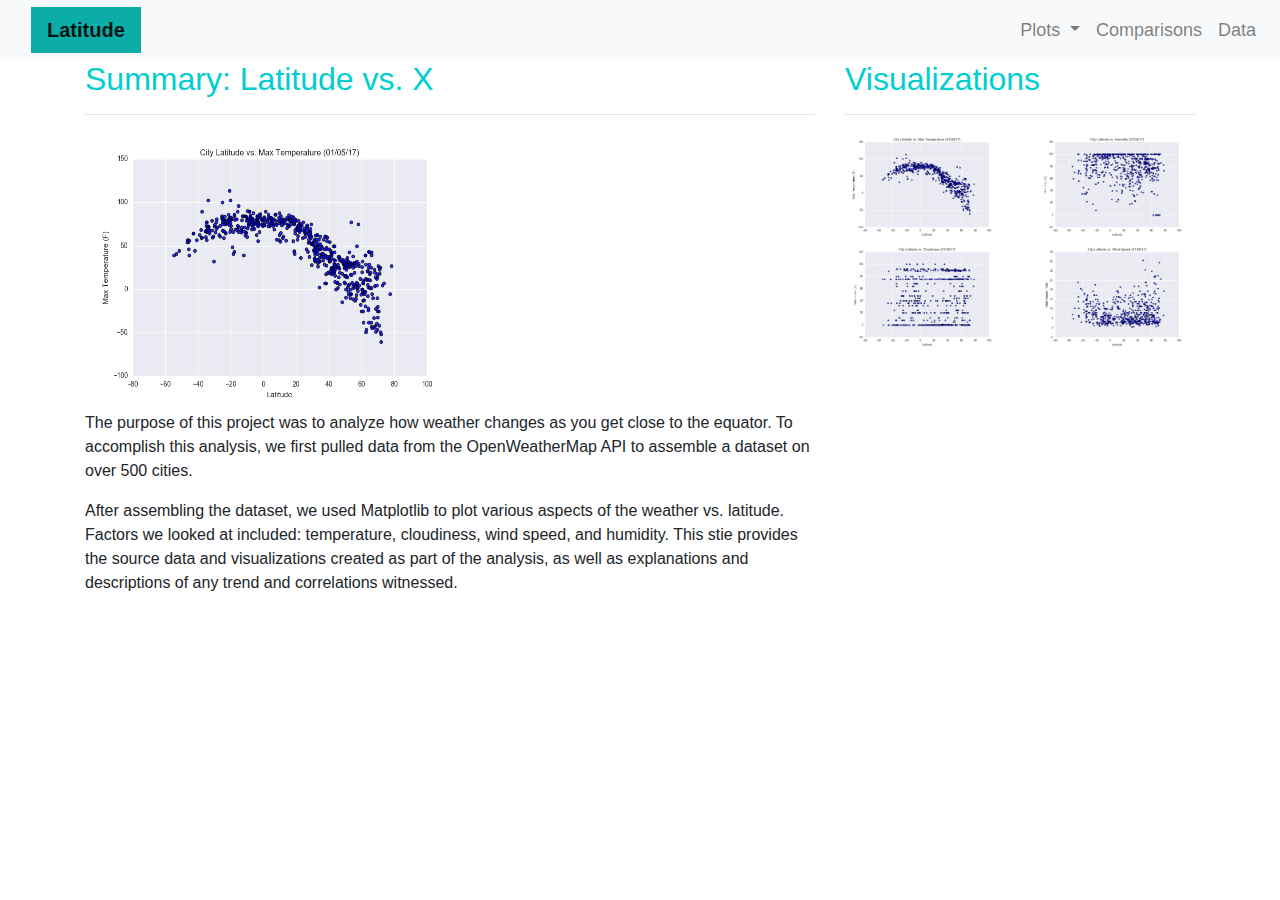
<file: index.html>
<!DOCTYPE html>
<html lang="en">

<!--bootstrap-->
<head>
  <meta charset="UTF-8">
  <title>WeatherPy Dashboard</title>
  <link rel="stylesheet" href="https://stackpath.bootstrapcdn.com/bootstrap/4.3.1/css/bootstrap.min.css" integrity="sha384-ggOyR0iXCbMQv3Xipma34MD+dH/1fQ784/j6cY/iJTQUOhcWr7x9JvoRxT2MZw1T" crossorigin="anonymous">
  <link rel="stylesheet" href="style.css">
  <link rel="stylesheet" href="https://stackpath.bootstrapcdn.com/font-awesome/4.7.0/css/font-awesome.min.css">
</head>

<body>

<!--navigation bar-->
<nav class="navbar navbar-expand-lg navbar-light bg-light">
    <a class="navbar-brand" style="background-color: #0BADA6;" href="index.html">Latitude</a>
    <button class="navbar-toggler" type="button" data-toggle="collapse" data-target="#navbarSupportedContent" aria-controls="navbarSupportedContent" aria-expanded="false" aria-label="Toggle navigation">
      <span class="navbar-toggler-icon"></span>
    </button>
    <div class="collapse navbar-collapse" id="navbarSupportedContent">
      <ul class="navbar-nav ml-auto">
        <li class="nav-item dropdown">
          <a class="nav-link dropdown-toggle" href="#" id="navbarDropdown" role="button" data-toggle="dropdown" aria-haspopup="true" aria-expanded="false">
            Plots
          </a>
          <div class="dropdown-menu" aria-labelledby="navbarDropdown">
            <a class="dropdown-item" href="max_temp_viz.html">Max Temperature</a>
            <a class="dropdown-item" href="humidity_viz.html">Humidity</a>
            <a class="dropdown-item" href="cloudiness_viz.html">Cloudiness</a>
            <a class="dropdown-item" href="wind_speed_viz.html">Wind Speed</a>  
          </div>
        </li>
        <li class="nav-item">
          <a class="nav-link" href="comparisons.html">Comparisons</a>
        </li>
        <li class="nav-item">
          <a class="nav-link" href="cities_data.html">Data</a>
        </li>
      </ul>
    </div>
  </nav>

<!-- start of viz code-->
  <div class = "container" >
    <div class="row">
      <div class="col-md-8 col-md-8">
        <div class="box">
        <div class="panel panel-default">
          <div class="panel-body">
            <h2>Summary: Latitude vs. X</h2>
            <hr>
            <img src="assets/images/max_temp.png" height="280" width="380" alt="index image" >
             <p>The purpose of this project was to analyze how weather changes as you get close to the equator. To accomplish this analysis, we first pulled data from the OpenWeatherMap API to assemble a dataset on over 500 cities.</p>
             <p>After assembling the dataset, we used Matplotlib to plot various aspects of the weather vs. latitude. Factors we looked at included:  temperature, cloudiness, wind speed, and humidity. This stie provides the source data and visualizations created as part of the analysis, as well as explanations and descriptions of any trend and correlations witnessed.</p>
             <br>        
          </div>
        </div>
        </div>
      </div>
    <div class="col-md-4">
        <div class="panel panel-default">
          <div class="panel-body">                                    
            <h2>Visualizations</h2>
            <hr>
    <div class="row" >
      <div class="col-sm-6">
        <a href="max_temp_viz.html">
          <img class = "img img-responsive" src="assets/images/max_temp.png" style="width:100%" alt=""></a>
      </div>
        <div class="col-sm-6">
          <a href="humidity_viz.html">
            <img class = "img img-responsive" src="assets/images/humidity.png" style="width:100%" alt=""></a>
        </div>
      </div>
    <div class="row">
      <div class="col-sm-6">
        <a href="cloudiness_viz.html">
          <img class = "img img-responsive" src="assets/images/cloudiness.png" style="width:100%" alt=""></a>
      </div>
        <div class="col-sm-6">
          <a href="wind_speed_viz.html">
            <img class = "img img-responsive" src="assets/images/wind_speed.png" style="width:100%" alt=""></a>
        </div>
      </div>        
        </div>
      </div>     
    </div>    
  </div>

    <!-- JavaScript template from GetBootstrap -->
    <script src="https://code.jquery.com/jquery-3.3.1.slim.min.js" integrity="sha384-q8i/X+965DzO0rT7abK41JStQIAqVgRVzpbzo5smXKp4YfRvH+8abtTE1Pi6jizo" crossorigin="anonymous"></script>
    <script src="https://cdnjs.cloudflare.com/ajax/libs/popper.js/1.14.7/umd/popper.min.js" integrity="sha384-UO2eT0CpHqdSJQ6hJty5KVphtPhzWj9WO1clHTMGa3JDZwrnQq4sF86dIHNDz0W1" crossorigin="anonymous"></script>
    <script src="https://stackpath.bootstrapcdn.com/bootstrap/4.3.1/js/bootstrap.min.js" integrity="sha384-JjSmVgyd0p3pXB1rRibZUAYoIIy6OrQ6VrjIEaFf/nJGzIxFDsf4x0xIM+B07jRM" crossorigin="anonymous"></script>   

</body>
</html>
</file>
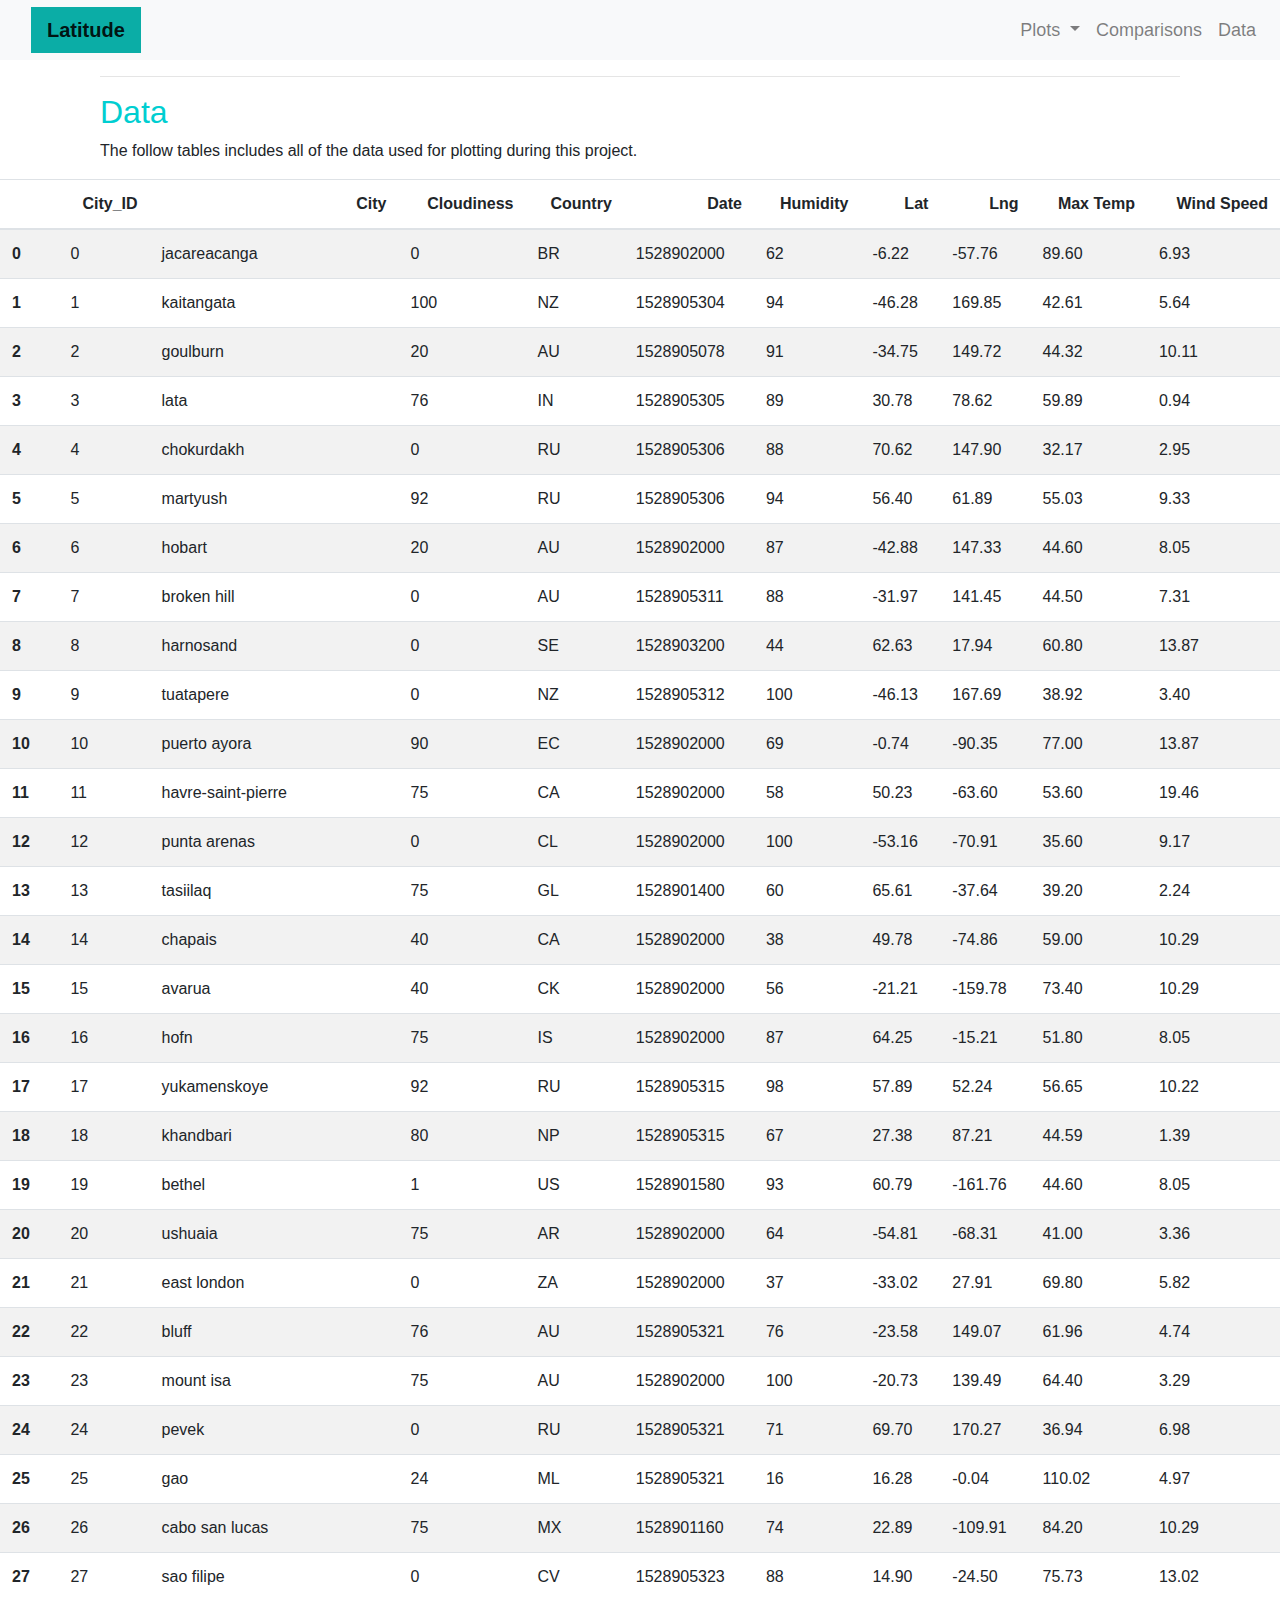
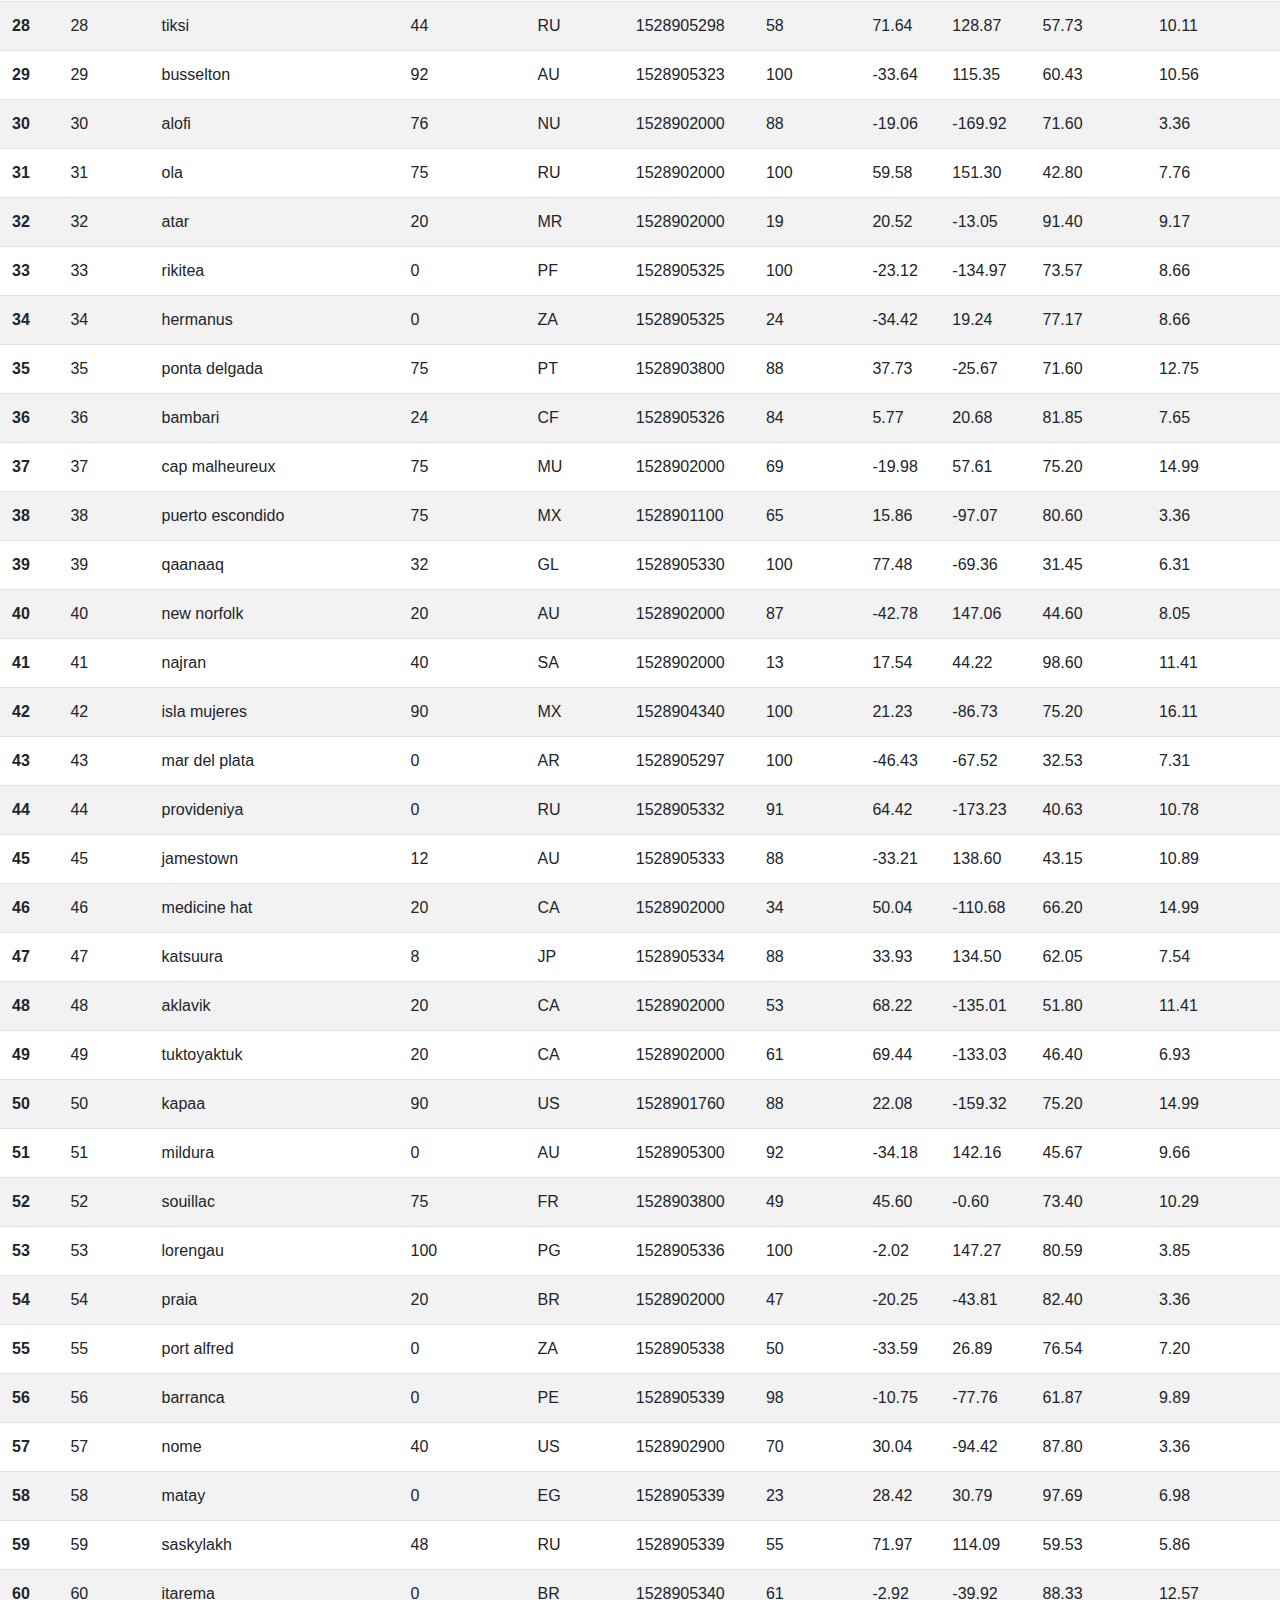
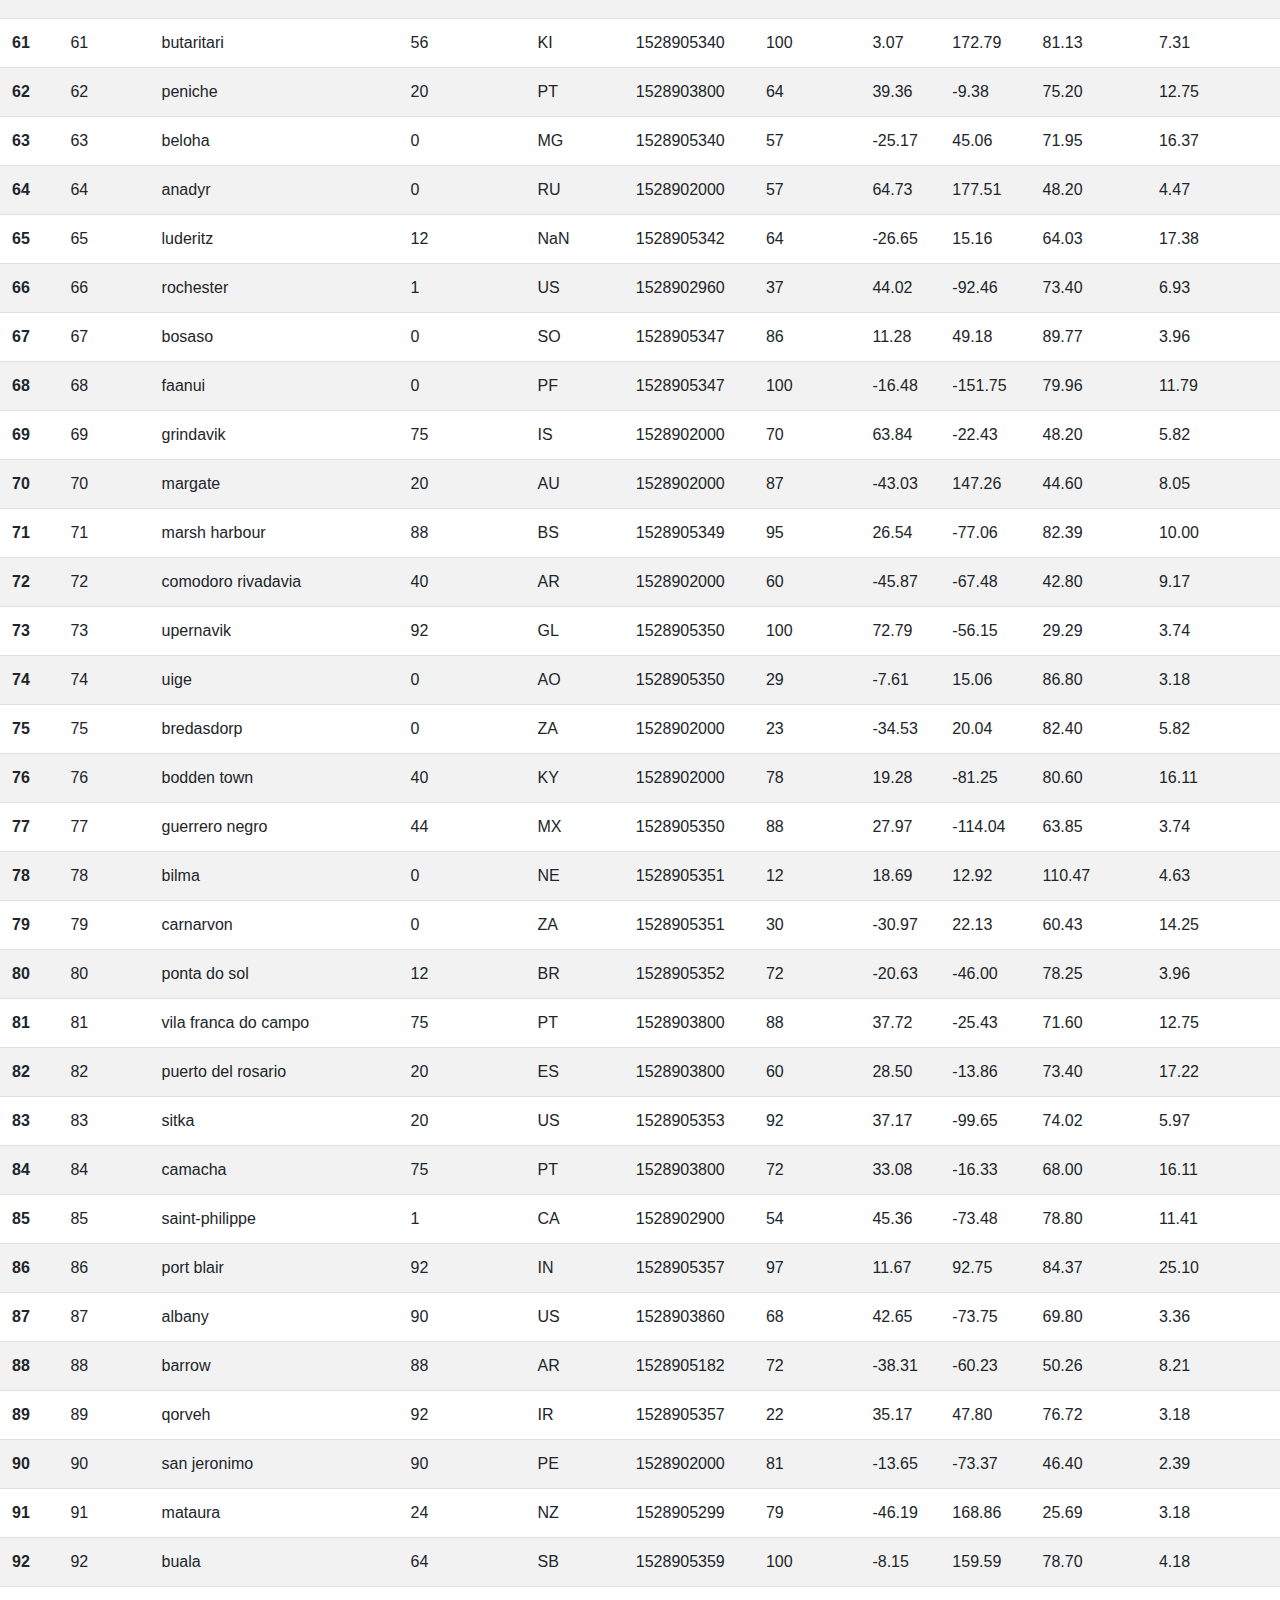
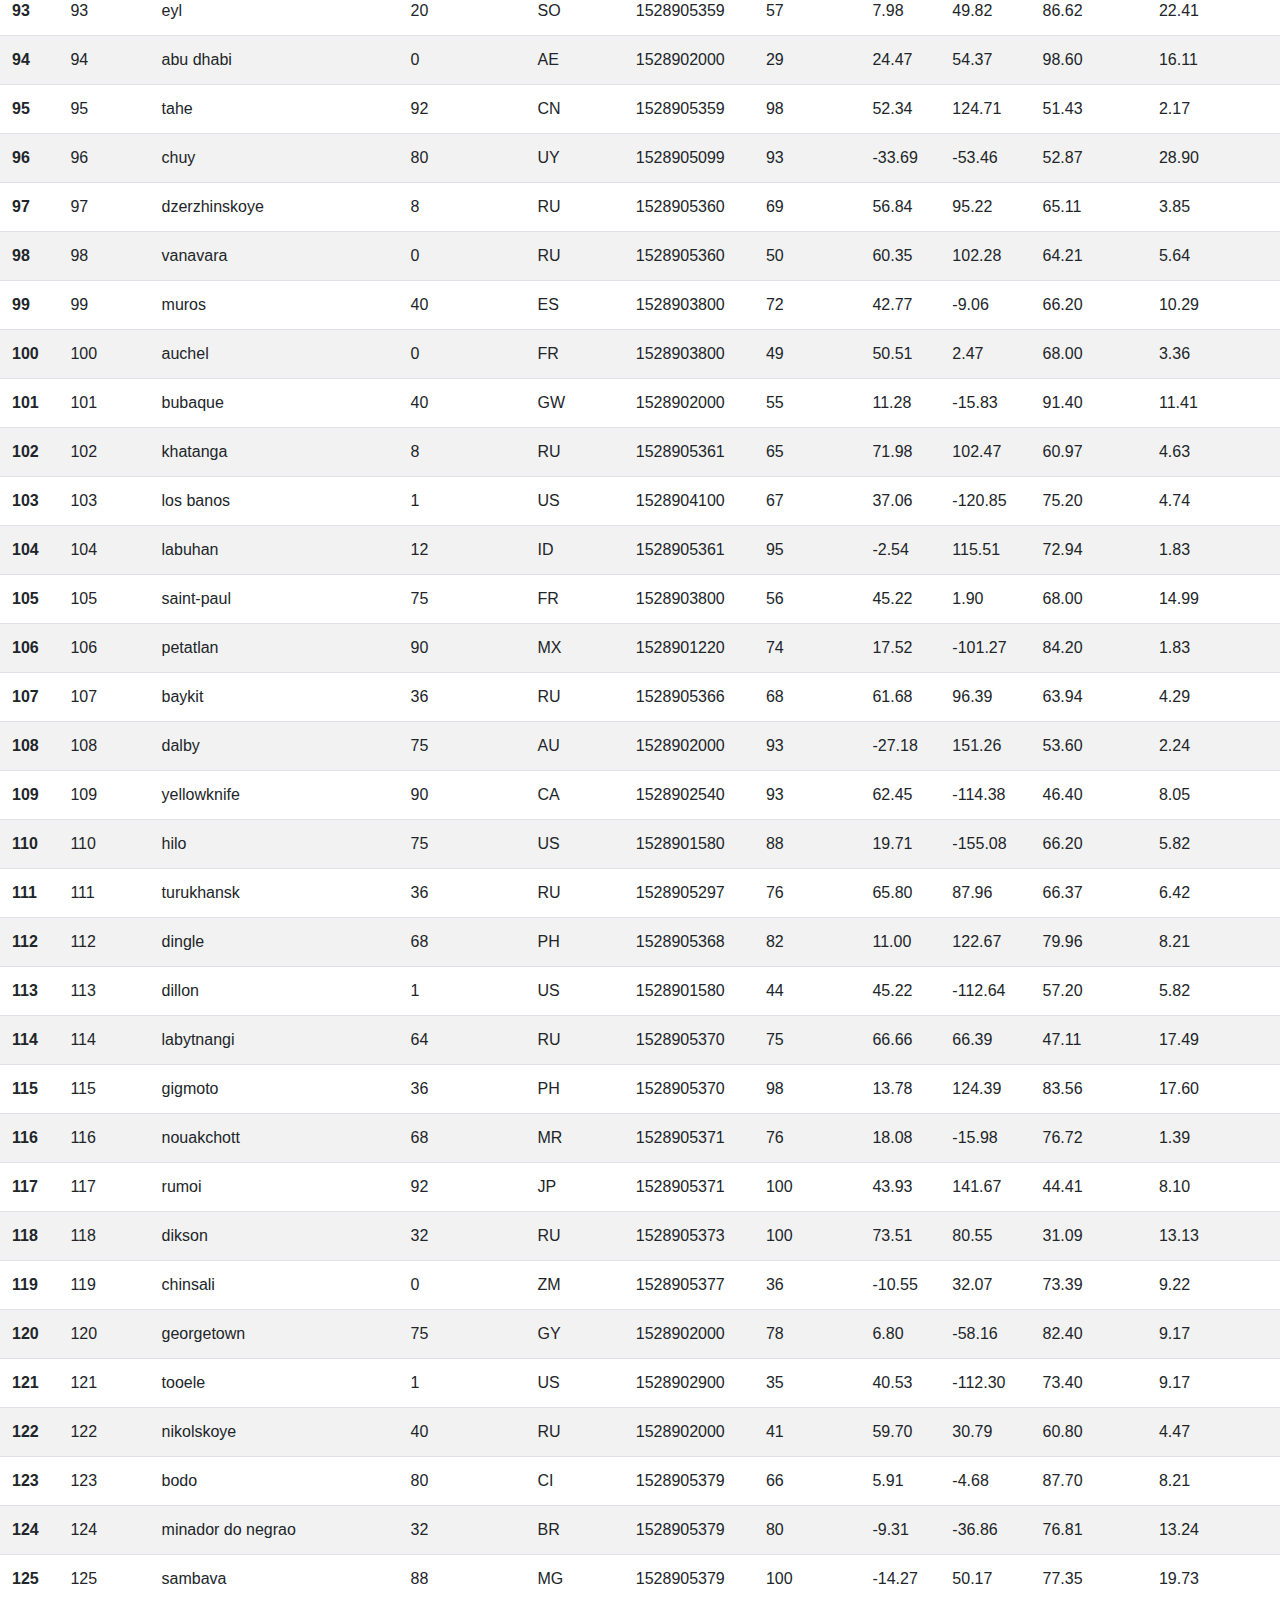
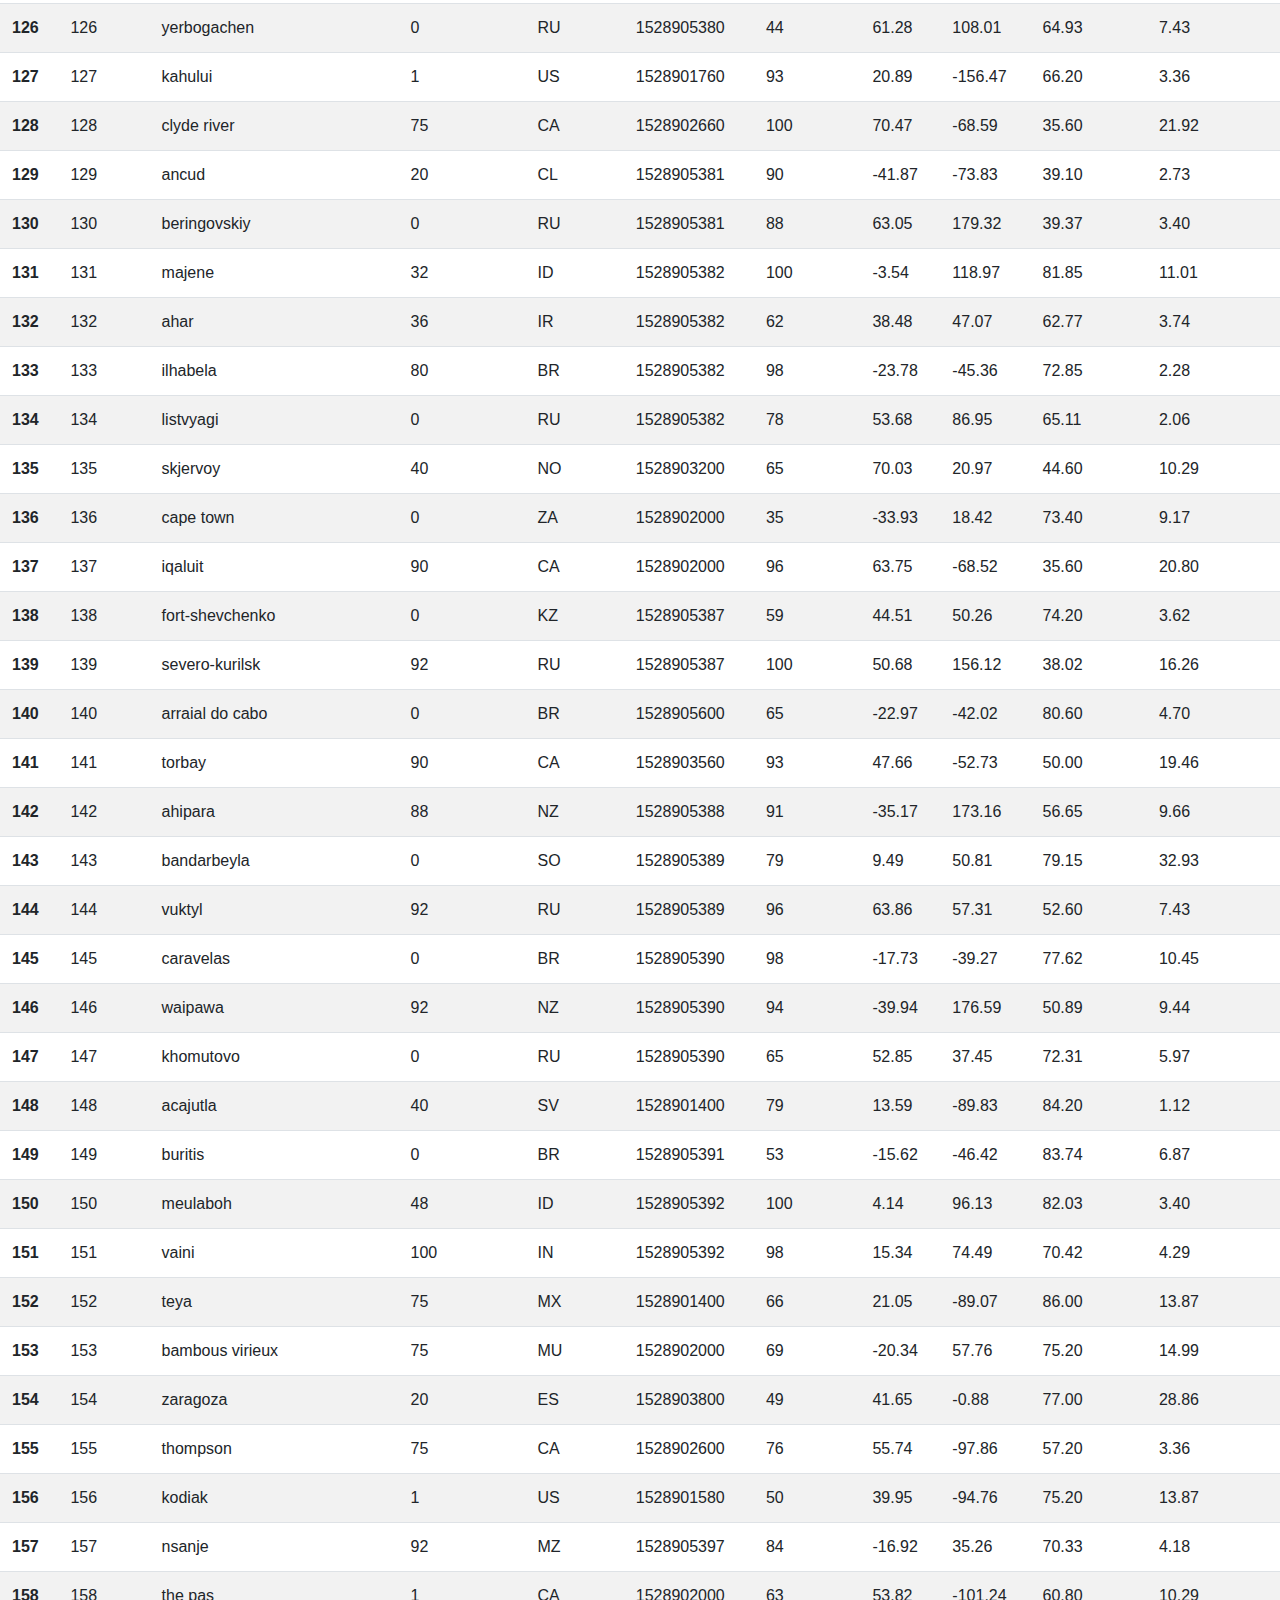
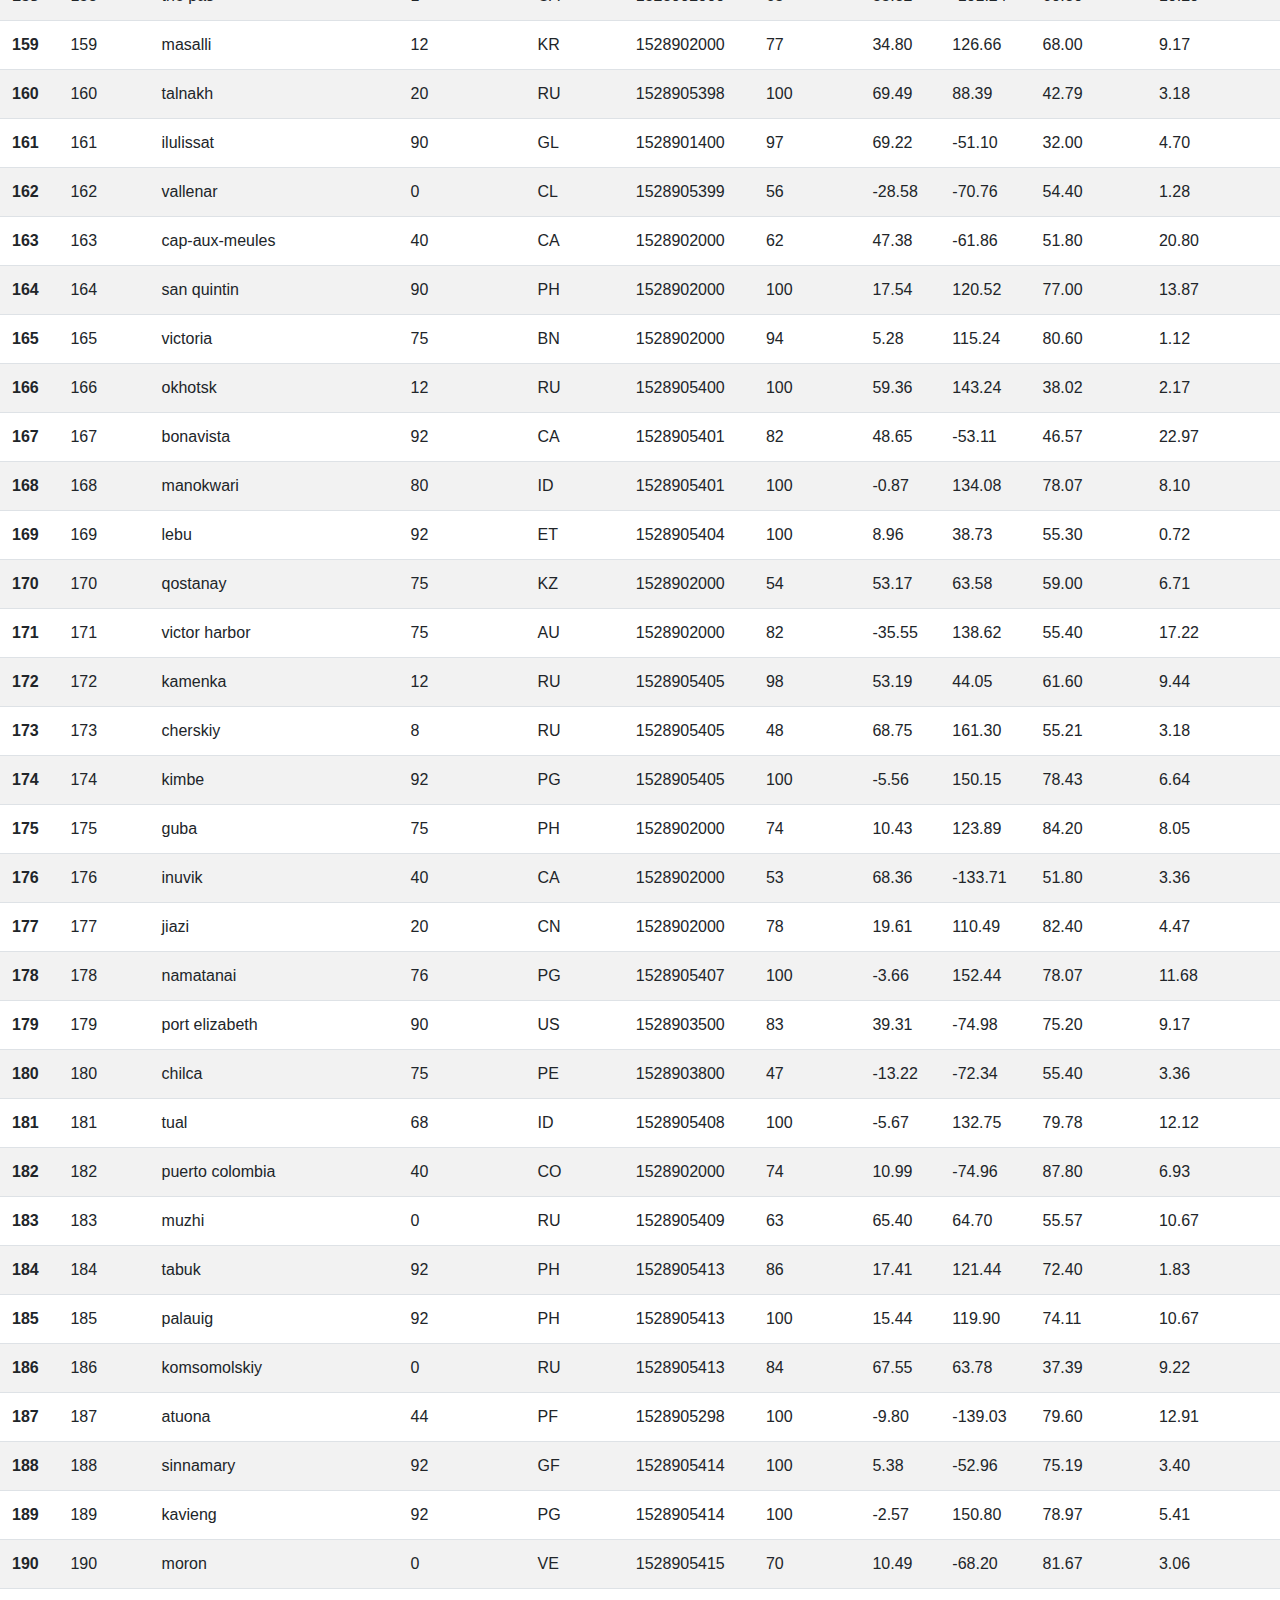
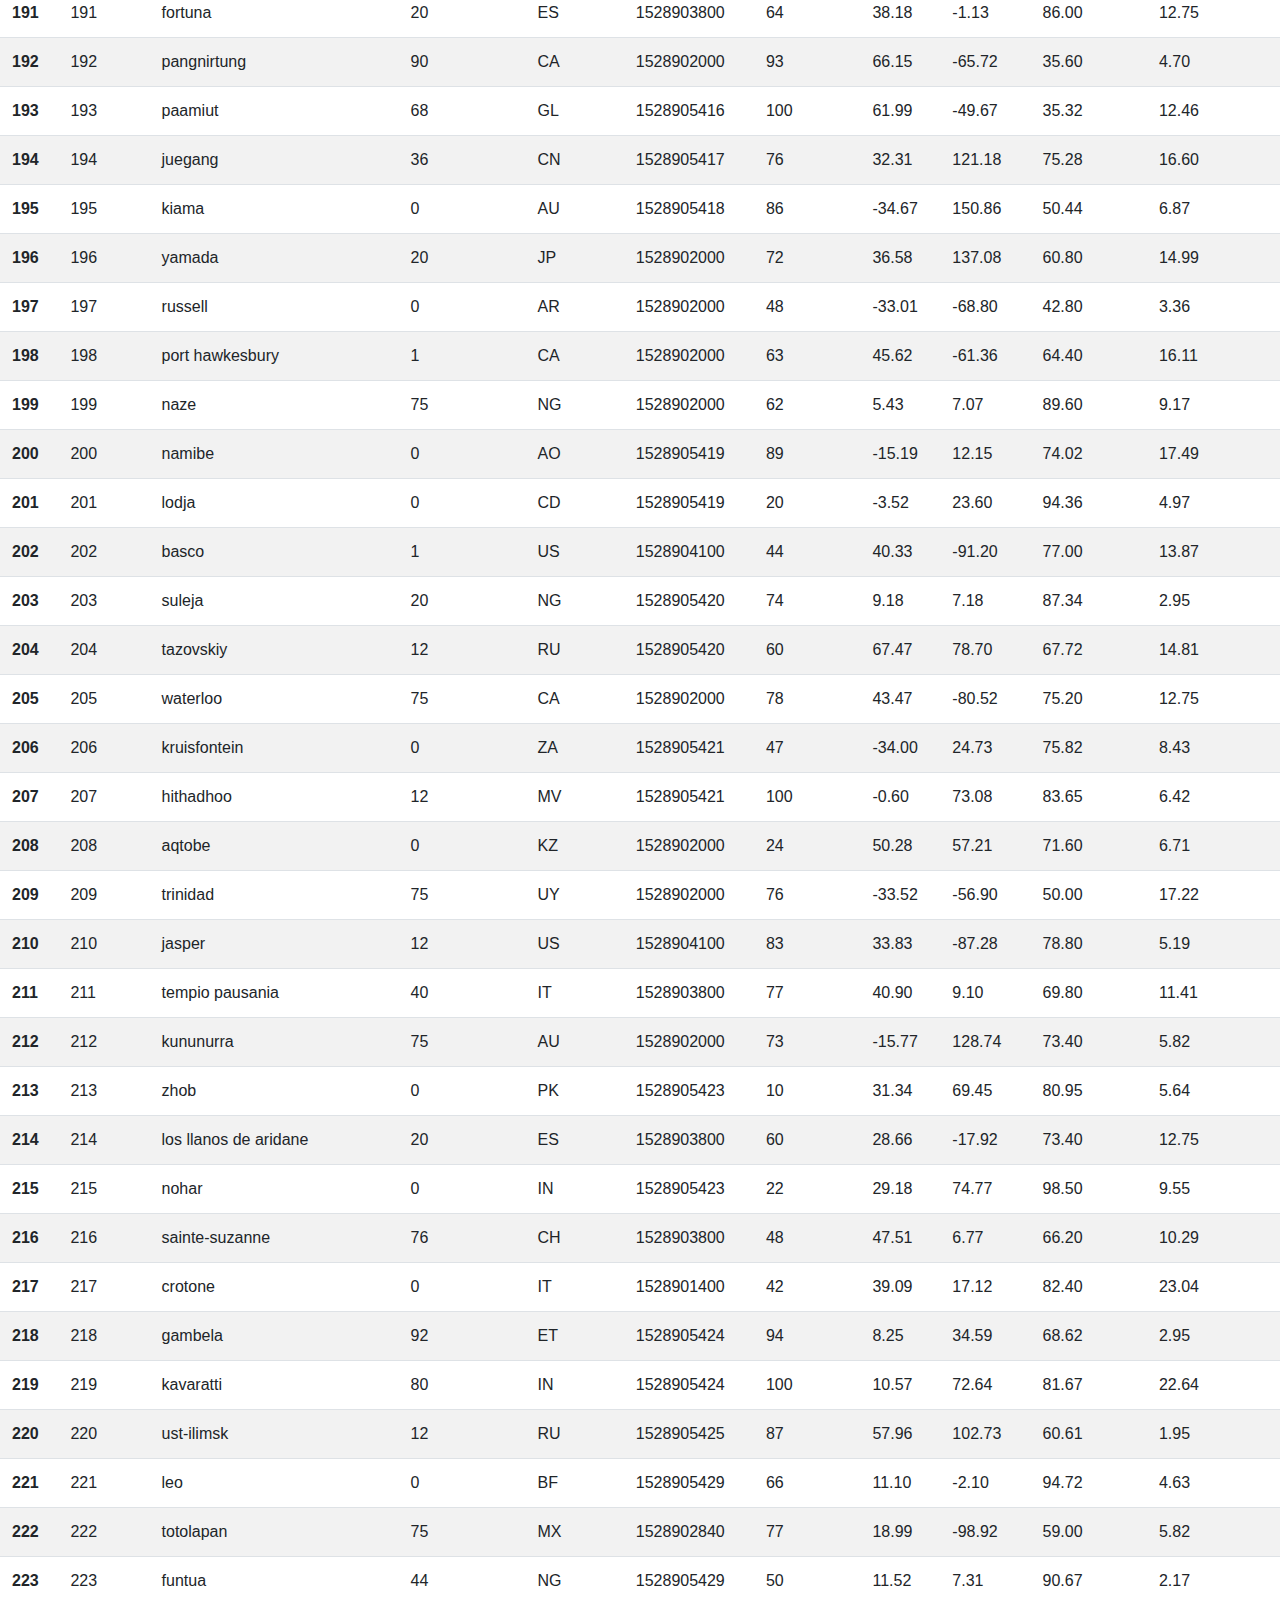
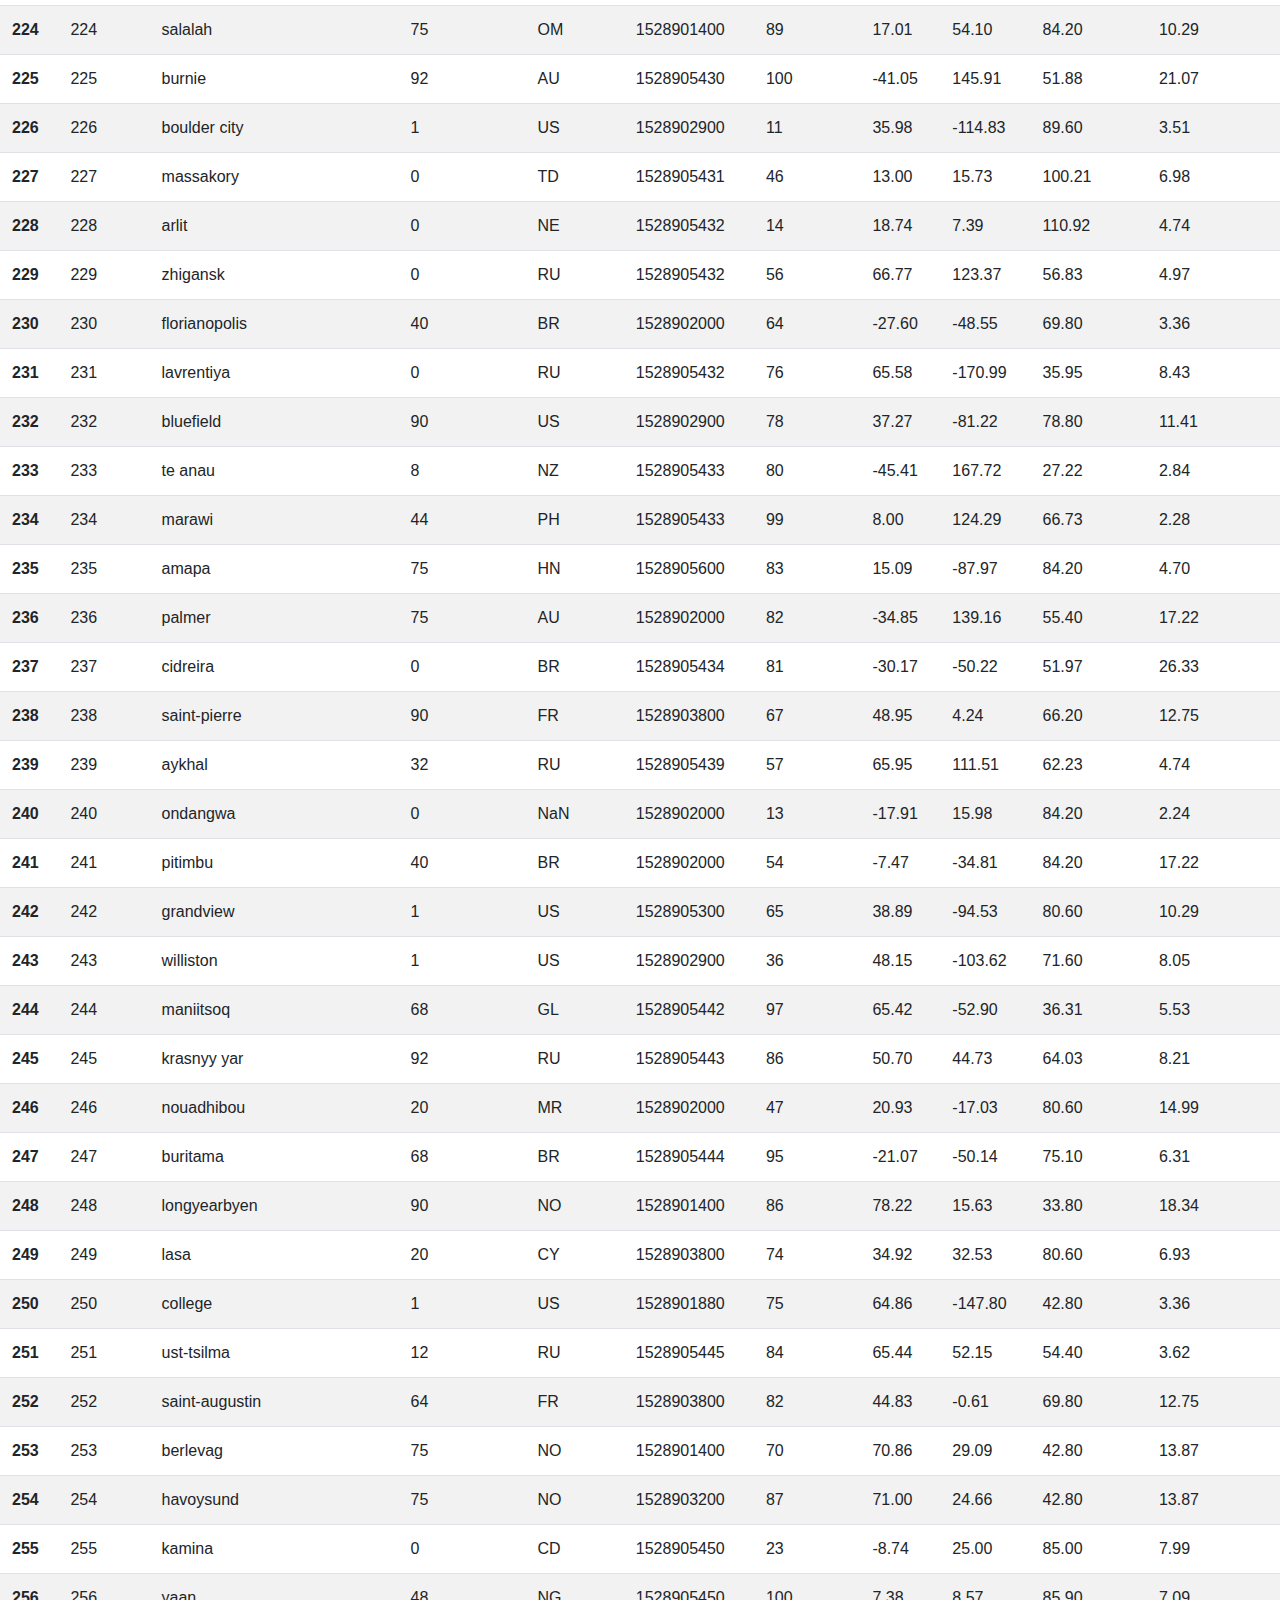
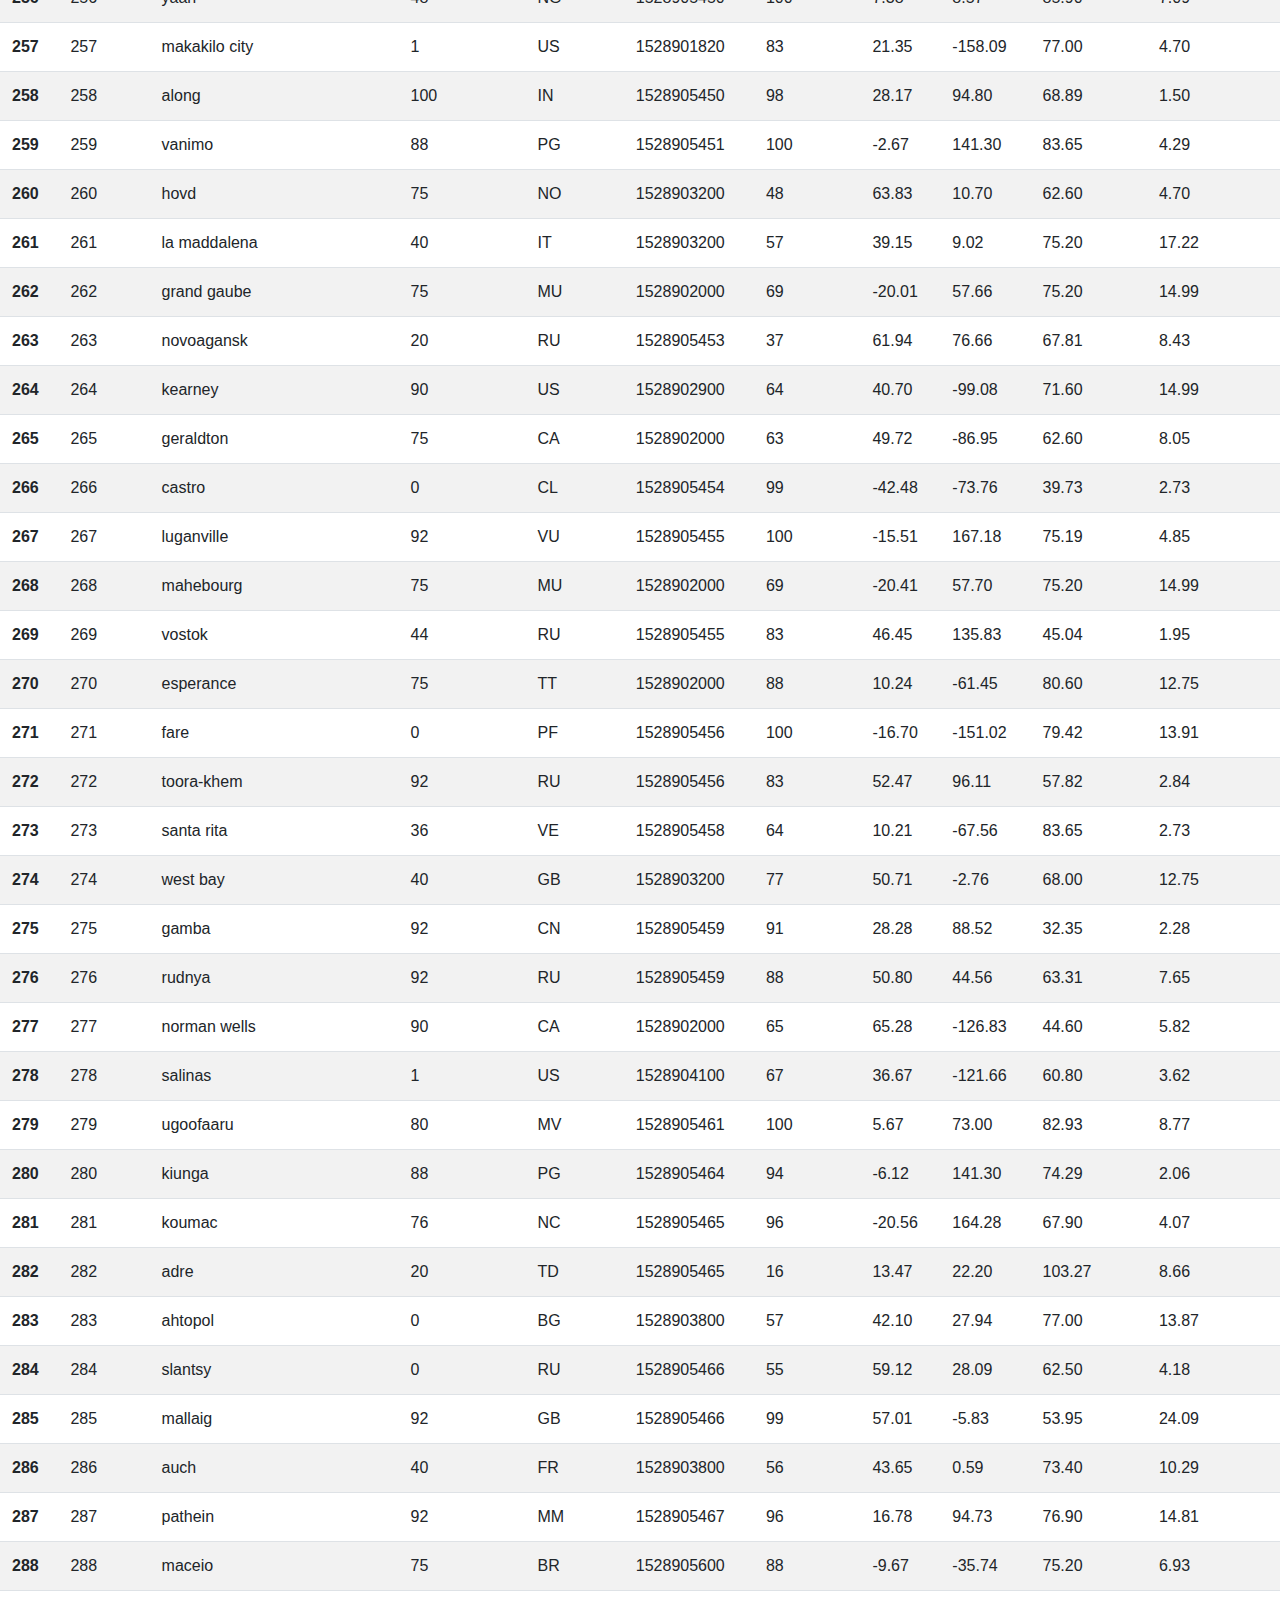
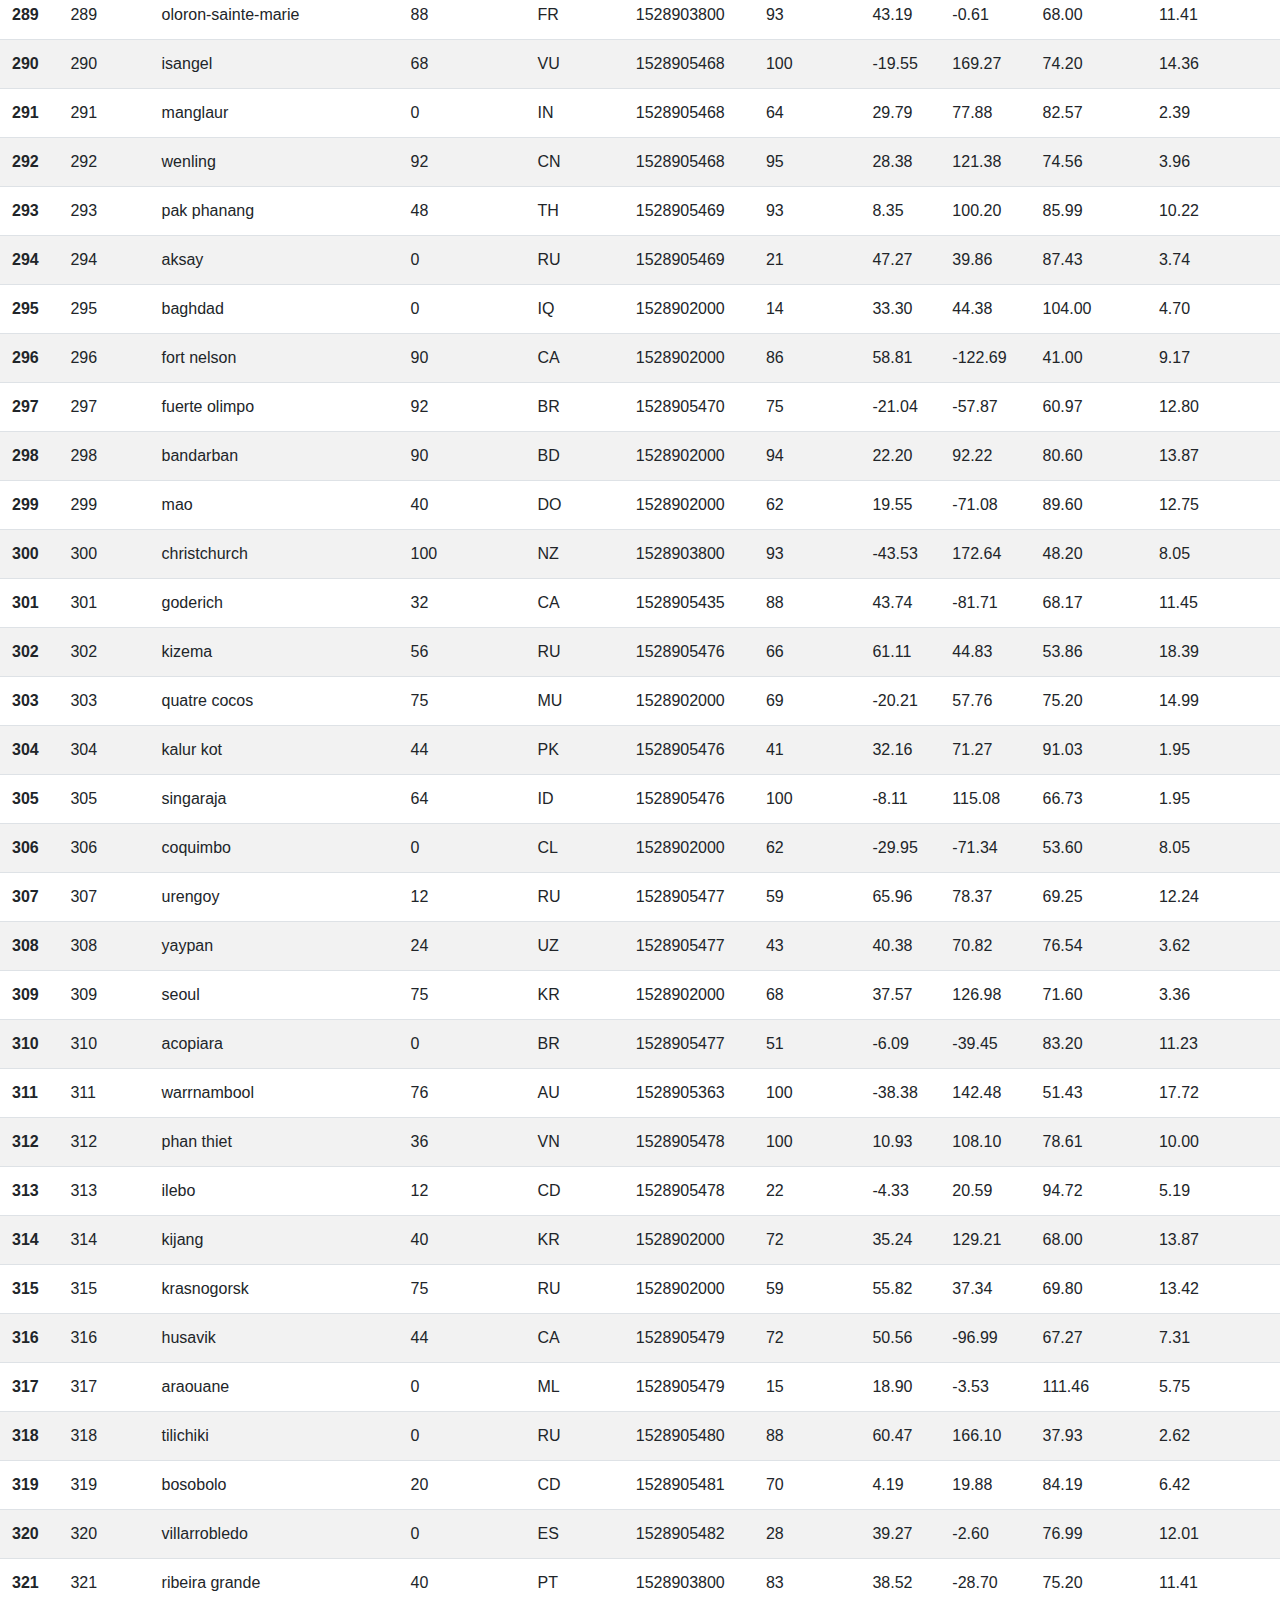
<file: cities_data.html>
<!DOCTYPE html>
<html lang="en">

<!--bootstrap-->
<head>
  <meta charset="UTF-8">
  <title>WeatherPy Dashboard</title>
  <link rel="stylesheet" href="https://stackpath.bootstrapcdn.com/bootstrap/4.3.1/css/bootstrap.min.css" integrity="sha384-ggOyR0iXCbMQv3Xipma34MD+dH/1fQ784/j6cY/iJTQUOhcWr7x9JvoRxT2MZw1T" crossorigin="anonymous">
  <link rel="stylesheet" href="style.css">
  <link rel="stylesheet" href="https://stackpath.bootstrapcdn.com/font-awesome/4.7.0/css/font-awesome.min.css">
</head>

<body>

 
<!--navigation bar-->
<nav class="navbar navbar-expand-lg navbar-light bg-light">
    <a class="navbar-brand" style="background-color: #0BADA6;" href="index.html">Latitude</a>
    <button class="navbar-toggler" type="button" data-toggle="collapse" data-target="#navbarSupportedContent" aria-controls="navbarSupportedContent" aria-expanded="false" aria-label="Toggle navigation">
      <span class="navbar-toggler-icon"></span>
    </button>
    <div class="collapse navbar-collapse" id="navbarSupportedContent">
      <ul class="navbar-nav ml-auto">
        <li class="nav-item dropdown">
          <a class="nav-link dropdown-toggle" href="#" id="navbarDropdown" role="button" data-toggle="dropdown" aria-haspopup="true" aria-expanded="false">
            Plots
          </a>
          <div class="dropdown-menu" aria-labelledby="navbarDropdown">
            <a class="dropdown-item" href="max_temp_viz.html">Max Temperature</a>
            <a class="dropdown-item" href="humidity_viz.html">Humidity</a>
            <a class="dropdown-item" href="cloudiness_viz.html">Cloudiness</a>
            <a class="dropdown-item" href="wind_speed_viz.html">Wind Speed</a>  
          </div>
        </li>
        <li class="nav-item">
          <a class="nav-link" href="comparisons.html">Comparisons</a>
        </li>
        <li class="nav-item">
          <a class="nav-link" href="cities_data.html">Data</a>
        </li>
      </ul>
    </div>
  </nav>

<!-- imported table data-->
<div class=container>
  <div class=col-md-12>
  <hr>
    <h2>Data</h2>
    <p> The follow tables includes all of the data used for plotting during this project.</p>
  </div>
</div>

<!-- imported table data-->
<table border="1" class="dataframe">
  <table class="table table-striped">
  <thead>
    <tr style="text-align: right;">
      <th></th>
      <th>City_ID</th>
      <th>City</th>
      <th>Cloudiness</th>
      <th>Country</th>
      <th>Date</th>
      <th>Humidity</th>
      <th>Lat</th>
      <th>Lng</th>
      <th>Max Temp</th>
      <th>Wind Speed</th>
    </tr>
  </thead>
  <tbody>
    <tr>
      <th>0</th>
      <td>0</td>
      <td>jacareacanga</td>
      <td>0</td>
      <td>BR</td>
      <td>1528902000</td>
      <td>62</td>
      <td>-6.22</td>
      <td>-57.76</td>
      <td>89.60</td>
      <td>6.93</td>
    </tr>
    <tr>
      <th>1</th>
      <td>1</td>
      <td>kaitangata</td>
      <td>100</td>
      <td>NZ</td>
      <td>1528905304</td>
      <td>94</td>
      <td>-46.28</td>
      <td>169.85</td>
      <td>42.61</td>
      <td>5.64</td>
    </tr>
    <tr>
      <th>2</th>
      <td>2</td>
      <td>goulburn</td>
      <td>20</td>
      <td>AU</td>
      <td>1528905078</td>
      <td>91</td>
      <td>-34.75</td>
      <td>149.72</td>
      <td>44.32</td>
      <td>10.11</td>
    </tr>
    <tr>
      <th>3</th>
      <td>3</td>
      <td>lata</td>
      <td>76</td>
      <td>IN</td>
      <td>1528905305</td>
      <td>89</td>
      <td>30.78</td>
      <td>78.62</td>
      <td>59.89</td>
      <td>0.94</td>
    </tr>
    <tr>
      <th>4</th>
      <td>4</td>
      <td>chokurdakh</td>
      <td>0</td>
      <td>RU</td>
      <td>1528905306</td>
      <td>88</td>
      <td>70.62</td>
      <td>147.90</td>
      <td>32.17</td>
      <td>2.95</td>
    </tr>
    <tr>
      <th>5</th>
      <td>5</td>
      <td>martyush</td>
      <td>92</td>
      <td>RU</td>
      <td>1528905306</td>
      <td>94</td>
      <td>56.40</td>
      <td>61.89</td>
      <td>55.03</td>
      <td>9.33</td>
    </tr>
    <tr>
      <th>6</th>
      <td>6</td>
      <td>hobart</td>
      <td>20</td>
      <td>AU</td>
      <td>1528902000</td>
      <td>87</td>
      <td>-42.88</td>
      <td>147.33</td>
      <td>44.60</td>
      <td>8.05</td>
    </tr>
    <tr>
      <th>7</th>
      <td>7</td>
      <td>broken hill</td>
      <td>0</td>
      <td>AU</td>
      <td>1528905311</td>
      <td>88</td>
      <td>-31.97</td>
      <td>141.45</td>
      <td>44.50</td>
      <td>7.31</td>
    </tr>
    <tr>
      <th>8</th>
      <td>8</td>
      <td>harnosand</td>
      <td>0</td>
      <td>SE</td>
      <td>1528903200</td>
      <td>44</td>
      <td>62.63</td>
      <td>17.94</td>
      <td>60.80</td>
      <td>13.87</td>
    </tr>
    <tr>
      <th>9</th>
      <td>9</td>
      <td>tuatapere</td>
      <td>0</td>
      <td>NZ</td>
      <td>1528905312</td>
      <td>100</td>
      <td>-46.13</td>
      <td>167.69</td>
      <td>38.92</td>
      <td>3.40</td>
    </tr>
    <tr>
      <th>10</th>
      <td>10</td>
      <td>puerto ayora</td>
      <td>90</td>
      <td>EC</td>
      <td>1528902000</td>
      <td>69</td>
      <td>-0.74</td>
      <td>-90.35</td>
      <td>77.00</td>
      <td>13.87</td>
    </tr>
    <tr>
      <th>11</th>
      <td>11</td>
      <td>havre-saint-pierre</td>
      <td>75</td>
      <td>CA</td>
      <td>1528902000</td>
      <td>58</td>
      <td>50.23</td>
      <td>-63.60</td>
      <td>53.60</td>
      <td>19.46</td>
    </tr>
    <tr>
      <th>12</th>
      <td>12</td>
      <td>punta arenas</td>
      <td>0</td>
      <td>CL</td>
      <td>1528902000</td>
      <td>100</td>
      <td>-53.16</td>
      <td>-70.91</td>
      <td>35.60</td>
      <td>9.17</td>
    </tr>
    <tr>
      <th>13</th>
      <td>13</td>
      <td>tasiilaq</td>
      <td>75</td>
      <td>GL</td>
      <td>1528901400</td>
      <td>60</td>
      <td>65.61</td>
      <td>-37.64</td>
      <td>39.20</td>
      <td>2.24</td>
    </tr>
    <tr>
      <th>14</th>
      <td>14</td>
      <td>chapais</td>
      <td>40</td>
      <td>CA</td>
      <td>1528902000</td>
      <td>38</td>
      <td>49.78</td>
      <td>-74.86</td>
      <td>59.00</td>
      <td>10.29</td>
    </tr>
    <tr>
      <th>15</th>
      <td>15</td>
      <td>avarua</td>
      <td>40</td>
      <td>CK</td>
      <td>1528902000</td>
      <td>56</td>
      <td>-21.21</td>
      <td>-159.78</td>
      <td>73.40</td>
      <td>10.29</td>
    </tr>
    <tr>
      <th>16</th>
      <td>16</td>
      <td>hofn</td>
      <td>75</td>
      <td>IS</td>
      <td>1528902000</td>
      <td>87</td>
      <td>64.25</td>
      <td>-15.21</td>
      <td>51.80</td>
      <td>8.05</td>
    </tr>
    <tr>
      <th>17</th>
      <td>17</td>
      <td>yukamenskoye</td>
      <td>92</td>
      <td>RU</td>
      <td>1528905315</td>
      <td>98</td>
      <td>57.89</td>
      <td>52.24</td>
      <td>56.65</td>
      <td>10.22</td>
    </tr>
    <tr>
      <th>18</th>
      <td>18</td>
      <td>khandbari</td>
      <td>80</td>
      <td>NP</td>
      <td>1528905315</td>
      <td>67</td>
      <td>27.38</td>
      <td>87.21</td>
      <td>44.59</td>
      <td>1.39</td>
    </tr>
    <tr>
      <th>19</th>
      <td>19</td>
      <td>bethel</td>
      <td>1</td>
      <td>US</td>
      <td>1528901580</td>
      <td>93</td>
      <td>60.79</td>
      <td>-161.76</td>
      <td>44.60</td>
      <td>8.05</td>
    </tr>
    <tr>
      <th>20</th>
      <td>20</td>
      <td>ushuaia</td>
      <td>75</td>
      <td>AR</td>
      <td>1528902000</td>
      <td>64</td>
      <td>-54.81</td>
      <td>-68.31</td>
      <td>41.00</td>
      <td>3.36</td>
    </tr>
    <tr>
      <th>21</th>
      <td>21</td>
      <td>east london</td>
      <td>0</td>
      <td>ZA</td>
      <td>1528902000</td>
      <td>37</td>
      <td>-33.02</td>
      <td>27.91</td>
      <td>69.80</td>
      <td>5.82</td>
    </tr>
    <tr>
      <th>22</th>
      <td>22</td>
      <td>bluff</td>
      <td>76</td>
      <td>AU</td>
      <td>1528905321</td>
      <td>76</td>
      <td>-23.58</td>
      <td>149.07</td>
      <td>61.96</td>
      <td>4.74</td>
    </tr>
    <tr>
      <th>23</th>
      <td>23</td>
      <td>mount isa</td>
      <td>75</td>
      <td>AU</td>
      <td>1528902000</td>
      <td>100</td>
      <td>-20.73</td>
      <td>139.49</td>
      <td>64.40</td>
      <td>3.29</td>
    </tr>
    <tr>
      <th>24</th>
      <td>24</td>
      <td>pevek</td>
      <td>0</td>
      <td>RU</td>
      <td>1528905321</td>
      <td>71</td>
      <td>69.70</td>
      <td>170.27</td>
      <td>36.94</td>
      <td>6.98</td>
    </tr>
    <tr>
      <th>25</th>
      <td>25</td>
      <td>gao</td>
      <td>24</td>
      <td>ML</td>
      <td>1528905321</td>
      <td>16</td>
      <td>16.28</td>
      <td>-0.04</td>
      <td>110.02</td>
      <td>4.97</td>
    </tr>
    <tr>
      <th>26</th>
      <td>26</td>
      <td>cabo san lucas</td>
      <td>75</td>
      <td>MX</td>
      <td>1528901160</td>
      <td>74</td>
      <td>22.89</td>
      <td>-109.91</td>
      <td>84.20</td>
      <td>10.29</td>
    </tr>
    <tr>
      <th>27</th>
      <td>27</td>
      <td>sao filipe</td>
      <td>0</td>
      <td>CV</td>
      <td>1528905323</td>
      <td>88</td>
      <td>14.90</td>
      <td>-24.50</td>
      <td>75.73</td>
      <td>13.02</td>
    </tr>
    <tr>
      <th>28</th>
      <td>28</td>
      <td>tiksi</td>
      <td>44</td>
      <td>RU</td>
      <td>1528905298</td>
      <td>58</td>
      <td>71.64</td>
      <td>128.87</td>
      <td>57.73</td>
      <td>10.11</td>
    </tr>
    <tr>
      <th>29</th>
      <td>29</td>
      <td>busselton</td>
      <td>92</td>
      <td>AU</td>
      <td>1528905323</td>
      <td>100</td>
      <td>-33.64</td>
      <td>115.35</td>
      <td>60.43</td>
      <td>10.56</td>
    </tr>
    <tr>
      <th>30</th>
      <td>30</td>
      <td>alofi</td>
      <td>76</td>
      <td>NU</td>
      <td>1528902000</td>
      <td>88</td>
      <td>-19.06</td>
      <td>-169.92</td>
      <td>71.60</td>
      <td>3.36</td>
    </tr>
    <tr>
      <th>31</th>
      <td>31</td>
      <td>ola</td>
      <td>75</td>
      <td>RU</td>
      <td>1528902000</td>
      <td>100</td>
      <td>59.58</td>
      <td>151.30</td>
      <td>42.80</td>
      <td>7.76</td>
    </tr>
    <tr>
      <th>32</th>
      <td>32</td>
      <td>atar</td>
      <td>20</td>
      <td>MR</td>
      <td>1528902000</td>
      <td>19</td>
      <td>20.52</td>
      <td>-13.05</td>
      <td>91.40</td>
      <td>9.17</td>
    </tr>
    <tr>
      <th>33</th>
      <td>33</td>
      <td>rikitea</td>
      <td>0</td>
      <td>PF</td>
      <td>1528905325</td>
      <td>100</td>
      <td>-23.12</td>
      <td>-134.97</td>
      <td>73.57</td>
      <td>8.66</td>
    </tr>
    <tr>
      <th>34</th>
      <td>34</td>
      <td>hermanus</td>
      <td>0</td>
      <td>ZA</td>
      <td>1528905325</td>
      <td>24</td>
      <td>-34.42</td>
      <td>19.24</td>
      <td>77.17</td>
      <td>8.66</td>
    </tr>
    <tr>
      <th>35</th>
      <td>35</td>
      <td>ponta delgada</td>
      <td>75</td>
      <td>PT</td>
      <td>1528903800</td>
      <td>88</td>
      <td>37.73</td>
      <td>-25.67</td>
      <td>71.60</td>
      <td>12.75</td>
    </tr>
    <tr>
      <th>36</th>
      <td>36</td>
      <td>bambari</td>
      <td>24</td>
      <td>CF</td>
      <td>1528905326</td>
      <td>84</td>
      <td>5.77</td>
      <td>20.68</td>
      <td>81.85</td>
      <td>7.65</td>
    </tr>
    <tr>
      <th>37</th>
      <td>37</td>
      <td>cap malheureux</td>
      <td>75</td>
      <td>MU</td>
      <td>1528902000</td>
      <td>69</td>
      <td>-19.98</td>
      <td>57.61</td>
      <td>75.20</td>
      <td>14.99</td>
    </tr>
    <tr>
      <th>38</th>
      <td>38</td>
      <td>puerto escondido</td>
      <td>75</td>
      <td>MX</td>
      <td>1528901100</td>
      <td>65</td>
      <td>15.86</td>
      <td>-97.07</td>
      <td>80.60</td>
      <td>3.36</td>
    </tr>
    <tr>
      <th>39</th>
      <td>39</td>
      <td>qaanaaq</td>
      <td>32</td>
      <td>GL</td>
      <td>1528905330</td>
      <td>100</td>
      <td>77.48</td>
      <td>-69.36</td>
      <td>31.45</td>
      <td>6.31</td>
    </tr>
    <tr>
      <th>40</th>
      <td>40</td>
      <td>new norfolk</td>
      <td>20</td>
      <td>AU</td>
      <td>1528902000</td>
      <td>87</td>
      <td>-42.78</td>
      <td>147.06</td>
      <td>44.60</td>
      <td>8.05</td>
    </tr>
    <tr>
      <th>41</th>
      <td>41</td>
      <td>najran</td>
      <td>40</td>
      <td>SA</td>
      <td>1528902000</td>
      <td>13</td>
      <td>17.54</td>
      <td>44.22</td>
      <td>98.60</td>
      <td>11.41</td>
    </tr>
    <tr>
      <th>42</th>
      <td>42</td>
      <td>isla mujeres</td>
      <td>90</td>
      <td>MX</td>
      <td>1528904340</td>
      <td>100</td>
      <td>21.23</td>
      <td>-86.73</td>
      <td>75.20</td>
      <td>16.11</td>
    </tr>
    <tr>
      <th>43</th>
      <td>43</td>
      <td>mar del plata</td>
      <td>0</td>
      <td>AR</td>
      <td>1528905297</td>
      <td>100</td>
      <td>-46.43</td>
      <td>-67.52</td>
      <td>32.53</td>
      <td>7.31</td>
    </tr>
    <tr>
      <th>44</th>
      <td>44</td>
      <td>provideniya</td>
      <td>0</td>
      <td>RU</td>
      <td>1528905332</td>
      <td>91</td>
      <td>64.42</td>
      <td>-173.23</td>
      <td>40.63</td>
      <td>10.78</td>
    </tr>
    <tr>
      <th>45</th>
      <td>45</td>
      <td>jamestown</td>
      <td>12</td>
      <td>AU</td>
      <td>1528905333</td>
      <td>88</td>
      <td>-33.21</td>
      <td>138.60</td>
      <td>43.15</td>
      <td>10.89</td>
    </tr>
    <tr>
      <th>46</th>
      <td>46</td>
      <td>medicine hat</td>
      <td>20</td>
      <td>CA</td>
      <td>1528902000</td>
      <td>34</td>
      <td>50.04</td>
      <td>-110.68</td>
      <td>66.20</td>
      <td>14.99</td>
    </tr>
    <tr>
      <th>47</th>
      <td>47</td>
      <td>katsuura</td>
      <td>8</td>
      <td>JP</td>
      <td>1528905334</td>
      <td>88</td>
      <td>33.93</td>
      <td>134.50</td>
      <td>62.05</td>
      <td>7.54</td>
    </tr>
    <tr>
      <th>48</th>
      <td>48</td>
      <td>aklavik</td>
      <td>20</td>
      <td>CA</td>
      <td>1528902000</td>
      <td>53</td>
      <td>68.22</td>
      <td>-135.01</td>
      <td>51.80</td>
      <td>11.41</td>
    </tr>
    <tr>
      <th>49</th>
      <td>49</td>
      <td>tuktoyaktuk</td>
      <td>20</td>
      <td>CA</td>
      <td>1528902000</td>
      <td>61</td>
      <td>69.44</td>
      <td>-133.03</td>
      <td>46.40</td>
      <td>6.93</td>
    </tr>
    <tr>
      <th>50</th>
      <td>50</td>
      <td>kapaa</td>
      <td>90</td>
      <td>US</td>
      <td>1528901760</td>
      <td>88</td>
      <td>22.08</td>
      <td>-159.32</td>
      <td>75.20</td>
      <td>14.99</td>
    </tr>
    <tr>
      <th>51</th>
      <td>51</td>
      <td>mildura</td>
      <td>0</td>
      <td>AU</td>
      <td>1528905300</td>
      <td>92</td>
      <td>-34.18</td>
      <td>142.16</td>
      <td>45.67</td>
      <td>9.66</td>
    </tr>
    <tr>
      <th>52</th>
      <td>52</td>
      <td>souillac</td>
      <td>75</td>
      <td>FR</td>
      <td>1528903800</td>
      <td>49</td>
      <td>45.60</td>
      <td>-0.60</td>
      <td>73.40</td>
      <td>10.29</td>
    </tr>
    <tr>
      <th>53</th>
      <td>53</td>
      <td>lorengau</td>
      <td>100</td>
      <td>PG</td>
      <td>1528905336</td>
      <td>100</td>
      <td>-2.02</td>
      <td>147.27</td>
      <td>80.59</td>
      <td>3.85</td>
    </tr>
    <tr>
      <th>54</th>
      <td>54</td>
      <td>praia</td>
      <td>20</td>
      <td>BR</td>
      <td>1528902000</td>
      <td>47</td>
      <td>-20.25</td>
      <td>-43.81</td>
      <td>82.40</td>
      <td>3.36</td>
    </tr>
    <tr>
      <th>55</th>
      <td>55</td>
      <td>port alfred</td>
      <td>0</td>
      <td>ZA</td>
      <td>1528905338</td>
      <td>50</td>
      <td>-33.59</td>
      <td>26.89</td>
      <td>76.54</td>
      <td>7.20</td>
    </tr>
    <tr>
      <th>56</th>
      <td>56</td>
      <td>barranca</td>
      <td>0</td>
      <td>PE</td>
      <td>1528905339</td>
      <td>98</td>
      <td>-10.75</td>
      <td>-77.76</td>
      <td>61.87</td>
      <td>9.89</td>
    </tr>
    <tr>
      <th>57</th>
      <td>57</td>
      <td>nome</td>
      <td>40</td>
      <td>US</td>
      <td>1528902900</td>
      <td>70</td>
      <td>30.04</td>
      <td>-94.42</td>
      <td>87.80</td>
      <td>3.36</td>
    </tr>
    <tr>
      <th>58</th>
      <td>58</td>
      <td>matay</td>
      <td>0</td>
      <td>EG</td>
      <td>1528905339</td>
      <td>23</td>
      <td>28.42</td>
      <td>30.79</td>
      <td>97.69</td>
      <td>6.98</td>
    </tr>
    <tr>
      <th>59</th>
      <td>59</td>
      <td>saskylakh</td>
      <td>48</td>
      <td>RU</td>
      <td>1528905339</td>
      <td>55</td>
      <td>71.97</td>
      <td>114.09</td>
      <td>59.53</td>
      <td>5.86</td>
    </tr>
    <tr>
      <th>60</th>
      <td>60</td>
      <td>itarema</td>
      <td>0</td>
      <td>BR</td>
      <td>1528905340</td>
      <td>61</td>
      <td>-2.92</td>
      <td>-39.92</td>
      <td>88.33</td>
      <td>12.57</td>
    </tr>
    <tr>
      <th>61</th>
      <td>61</td>
      <td>butaritari</td>
      <td>56</td>
      <td>KI</td>
      <td>1528905340</td>
      <td>100</td>
      <td>3.07</td>
      <td>172.79</td>
      <td>81.13</td>
      <td>7.31</td>
    </tr>
    <tr>
      <th>62</th>
      <td>62</td>
      <td>peniche</td>
      <td>20</td>
      <td>PT</td>
      <td>1528903800</td>
      <td>64</td>
      <td>39.36</td>
      <td>-9.38</td>
      <td>75.20</td>
      <td>12.75</td>
    </tr>
    <tr>
      <th>63</th>
      <td>63</td>
      <td>beloha</td>
      <td>0</td>
      <td>MG</td>
      <td>1528905340</td>
      <td>57</td>
      <td>-25.17</td>
      <td>45.06</td>
      <td>71.95</td>
      <td>16.37</td>
    </tr>
    <tr>
      <th>64</th>
      <td>64</td>
      <td>anadyr</td>
      <td>0</td>
      <td>RU</td>
      <td>1528902000</td>
      <td>57</td>
      <td>64.73</td>
      <td>177.51</td>
      <td>48.20</td>
      <td>4.47</td>
    </tr>
    <tr>
      <th>65</th>
      <td>65</td>
      <td>luderitz</td>
      <td>12</td>
      <td>NaN</td>
      <td>1528905342</td>
      <td>64</td>
      <td>-26.65</td>
      <td>15.16</td>
      <td>64.03</td>
      <td>17.38</td>
    </tr>
    <tr>
      <th>66</th>
      <td>66</td>
      <td>rochester</td>
      <td>1</td>
      <td>US</td>
      <td>1528902960</td>
      <td>37</td>
      <td>44.02</td>
      <td>-92.46</td>
      <td>73.40</td>
      <td>6.93</td>
    </tr>
    <tr>
      <th>67</th>
      <td>67</td>
      <td>bosaso</td>
      <td>0</td>
      <td>SO</td>
      <td>1528905347</td>
      <td>86</td>
      <td>11.28</td>
      <td>49.18</td>
      <td>89.77</td>
      <td>3.96</td>
    </tr>
    <tr>
      <th>68</th>
      <td>68</td>
      <td>faanui</td>
      <td>0</td>
      <td>PF</td>
      <td>1528905347</td>
      <td>100</td>
      <td>-16.48</td>
      <td>-151.75</td>
      <td>79.96</td>
      <td>11.79</td>
    </tr>
    <tr>
      <th>69</th>
      <td>69</td>
      <td>grindavik</td>
      <td>75</td>
      <td>IS</td>
      <td>1528902000</td>
      <td>70</td>
      <td>63.84</td>
      <td>-22.43</td>
      <td>48.20</td>
      <td>5.82</td>
    </tr>
    <tr>
      <th>70</th>
      <td>70</td>
      <td>margate</td>
      <td>20</td>
      <td>AU</td>
      <td>1528902000</td>
      <td>87</td>
      <td>-43.03</td>
      <td>147.26</td>
      <td>44.60</td>
      <td>8.05</td>
    </tr>
    <tr>
      <th>71</th>
      <td>71</td>
      <td>marsh harbour</td>
      <td>88</td>
      <td>BS</td>
      <td>1528905349</td>
      <td>95</td>
      <td>26.54</td>
      <td>-77.06</td>
      <td>82.39</td>
      <td>10.00</td>
    </tr>
    <tr>
      <th>72</th>
      <td>72</td>
      <td>comodoro rivadavia</td>
      <td>40</td>
      <td>AR</td>
      <td>1528902000</td>
      <td>60</td>
      <td>-45.87</td>
      <td>-67.48</td>
      <td>42.80</td>
      <td>9.17</td>
    </tr>
    <tr>
      <th>73</th>
      <td>73</td>
      <td>upernavik</td>
      <td>92</td>
      <td>GL</td>
      <td>1528905350</td>
      <td>100</td>
      <td>72.79</td>
      <td>-56.15</td>
      <td>29.29</td>
      <td>3.74</td>
    </tr>
    <tr>
      <th>74</th>
      <td>74</td>
      <td>uige</td>
      <td>0</td>
      <td>AO</td>
      <td>1528905350</td>
      <td>29</td>
      <td>-7.61</td>
      <td>15.06</td>
      <td>86.80</td>
      <td>3.18</td>
    </tr>
    <tr>
      <th>75</th>
      <td>75</td>
      <td>bredasdorp</td>
      <td>0</td>
      <td>ZA</td>
      <td>1528902000</td>
      <td>23</td>
      <td>-34.53</td>
      <td>20.04</td>
      <td>82.40</td>
      <td>5.82</td>
    </tr>
    <tr>
      <th>76</th>
      <td>76</td>
      <td>bodden town</td>
      <td>40</td>
      <td>KY</td>
      <td>1528902000</td>
      <td>78</td>
      <td>19.28</td>
      <td>-81.25</td>
      <td>80.60</td>
      <td>16.11</td>
    </tr>
    <tr>
      <th>77</th>
      <td>77</td>
      <td>guerrero negro</td>
      <td>44</td>
      <td>MX</td>
      <td>1528905350</td>
      <td>88</td>
      <td>27.97</td>
      <td>-114.04</td>
      <td>63.85</td>
      <td>3.74</td>
    </tr>
    <tr>
      <th>78</th>
      <td>78</td>
      <td>bilma</td>
      <td>0</td>
      <td>NE</td>
      <td>1528905351</td>
      <td>12</td>
      <td>18.69</td>
      <td>12.92</td>
      <td>110.47</td>
      <td>4.63</td>
    </tr>
    <tr>
      <th>79</th>
      <td>79</td>
      <td>carnarvon</td>
      <td>0</td>
      <td>ZA</td>
      <td>1528905351</td>
      <td>30</td>
      <td>-30.97</td>
      <td>22.13</td>
      <td>60.43</td>
      <td>14.25</td>
    </tr>
    <tr>
      <th>80</th>
      <td>80</td>
      <td>ponta do sol</td>
      <td>12</td>
      <td>BR</td>
      <td>1528905352</td>
      <td>72</td>
      <td>-20.63</td>
      <td>-46.00</td>
      <td>78.25</td>
      <td>3.96</td>
    </tr>
    <tr>
      <th>81</th>
      <td>81</td>
      <td>vila franca do campo</td>
      <td>75</td>
      <td>PT</td>
      <td>1528903800</td>
      <td>88</td>
      <td>37.72</td>
      <td>-25.43</td>
      <td>71.60</td>
      <td>12.75</td>
    </tr>
    <tr>
      <th>82</th>
      <td>82</td>
      <td>puerto del rosario</td>
      <td>20</td>
      <td>ES</td>
      <td>1528903800</td>
      <td>60</td>
      <td>28.50</td>
      <td>-13.86</td>
      <td>73.40</td>
      <td>17.22</td>
    </tr>
    <tr>
      <th>83</th>
      <td>83</td>
      <td>sitka</td>
      <td>20</td>
      <td>US</td>
      <td>1528905353</td>
      <td>92</td>
      <td>37.17</td>
      <td>-99.65</td>
      <td>74.02</td>
      <td>5.97</td>
    </tr>
    <tr>
      <th>84</th>
      <td>84</td>
      <td>camacha</td>
      <td>75</td>
      <td>PT</td>
      <td>1528903800</td>
      <td>72</td>
      <td>33.08</td>
      <td>-16.33</td>
      <td>68.00</td>
      <td>16.11</td>
    </tr>
    <tr>
      <th>85</th>
      <td>85</td>
      <td>saint-philippe</td>
      <td>1</td>
      <td>CA</td>
      <td>1528902900</td>
      <td>54</td>
      <td>45.36</td>
      <td>-73.48</td>
      <td>78.80</td>
      <td>11.41</td>
    </tr>
    <tr>
      <th>86</th>
      <td>86</td>
      <td>port blair</td>
      <td>92</td>
      <td>IN</td>
      <td>1528905357</td>
      <td>97</td>
      <td>11.67</td>
      <td>92.75</td>
      <td>84.37</td>
      <td>25.10</td>
    </tr>
    <tr>
      <th>87</th>
      <td>87</td>
      <td>albany</td>
      <td>90</td>
      <td>US</td>
      <td>1528903860</td>
      <td>68</td>
      <td>42.65</td>
      <td>-73.75</td>
      <td>69.80</td>
      <td>3.36</td>
    </tr>
    <tr>
      <th>88</th>
      <td>88</td>
      <td>barrow</td>
      <td>88</td>
      <td>AR</td>
      <td>1528905182</td>
      <td>72</td>
      <td>-38.31</td>
      <td>-60.23</td>
      <td>50.26</td>
      <td>8.21</td>
    </tr>
    <tr>
      <th>89</th>
      <td>89</td>
      <td>qorveh</td>
      <td>92</td>
      <td>IR</td>
      <td>1528905357</td>
      <td>22</td>
      <td>35.17</td>
      <td>47.80</td>
      <td>76.72</td>
      <td>3.18</td>
    </tr>
    <tr>
      <th>90</th>
      <td>90</td>
      <td>san jeronimo</td>
      <td>90</td>
      <td>PE</td>
      <td>1528902000</td>
      <td>81</td>
      <td>-13.65</td>
      <td>-73.37</td>
      <td>46.40</td>
      <td>2.39</td>
    </tr>
    <tr>
      <th>91</th>
      <td>91</td>
      <td>mataura</td>
      <td>24</td>
      <td>NZ</td>
      <td>1528905299</td>
      <td>79</td>
      <td>-46.19</td>
      <td>168.86</td>
      <td>25.69</td>
      <td>3.18</td>
    </tr>
    <tr>
      <th>92</th>
      <td>92</td>
      <td>buala</td>
      <td>64</td>
      <td>SB</td>
      <td>1528905359</td>
      <td>100</td>
      <td>-8.15</td>
      <td>159.59</td>
      <td>78.70</td>
      <td>4.18</td>
    </tr>
    <tr>
      <th>93</th>
      <td>93</td>
      <td>eyl</td>
      <td>20</td>
      <td>SO</td>
      <td>1528905359</td>
      <td>57</td>
      <td>7.98</td>
      <td>49.82</td>
      <td>86.62</td>
      <td>22.41</td>
    </tr>
    <tr>
      <th>94</th>
      <td>94</td>
      <td>abu dhabi</td>
      <td>0</td>
      <td>AE</td>
      <td>1528902000</td>
      <td>29</td>
      <td>24.47</td>
      <td>54.37</td>
      <td>98.60</td>
      <td>16.11</td>
    </tr>
    <tr>
      <th>95</th>
      <td>95</td>
      <td>tahe</td>
      <td>92</td>
      <td>CN</td>
      <td>1528905359</td>
      <td>98</td>
      <td>52.34</td>
      <td>124.71</td>
      <td>51.43</td>
      <td>2.17</td>
    </tr>
    <tr>
      <th>96</th>
      <td>96</td>
      <td>chuy</td>
      <td>80</td>
      <td>UY</td>
      <td>1528905099</td>
      <td>93</td>
      <td>-33.69</td>
      <td>-53.46</td>
      <td>52.87</td>
      <td>28.90</td>
    </tr>
    <tr>
      <th>97</th>
      <td>97</td>
      <td>dzerzhinskoye</td>
      <td>8</td>
      <td>RU</td>
      <td>1528905360</td>
      <td>69</td>
      <td>56.84</td>
      <td>95.22</td>
      <td>65.11</td>
      <td>3.85</td>
    </tr>
    <tr>
      <th>98</th>
      <td>98</td>
      <td>vanavara</td>
      <td>0</td>
      <td>RU</td>
      <td>1528905360</td>
      <td>50</td>
      <td>60.35</td>
      <td>102.28</td>
      <td>64.21</td>
      <td>5.64</td>
    </tr>
    <tr>
      <th>99</th>
      <td>99</td>
      <td>muros</td>
      <td>40</td>
      <td>ES</td>
      <td>1528903800</td>
      <td>72</td>
      <td>42.77</td>
      <td>-9.06</td>
      <td>66.20</td>
      <td>10.29</td>
    </tr>
    <tr>
      <th>100</th>
      <td>100</td>
      <td>auchel</td>
      <td>0</td>
      <td>FR</td>
      <td>1528903800</td>
      <td>49</td>
      <td>50.51</td>
      <td>2.47</td>
      <td>68.00</td>
      <td>3.36</td>
    </tr>
    <tr>
      <th>101</th>
      <td>101</td>
      <td>bubaque</td>
      <td>40</td>
      <td>GW</td>
      <td>1528902000</td>
      <td>55</td>
      <td>11.28</td>
      <td>-15.83</td>
      <td>91.40</td>
      <td>11.41</td>
    </tr>
    <tr>
      <th>102</th>
      <td>102</td>
      <td>khatanga</td>
      <td>8</td>
      <td>RU</td>
      <td>1528905361</td>
      <td>65</td>
      <td>71.98</td>
      <td>102.47</td>
      <td>60.97</td>
      <td>4.63</td>
    </tr>
    <tr>
      <th>103</th>
      <td>103</td>
      <td>los banos</td>
      <td>1</td>
      <td>US</td>
      <td>1528904100</td>
      <td>67</td>
      <td>37.06</td>
      <td>-120.85</td>
      <td>75.20</td>
      <td>4.74</td>
    </tr>
    <tr>
      <th>104</th>
      <td>104</td>
      <td>labuhan</td>
      <td>12</td>
      <td>ID</td>
      <td>1528905361</td>
      <td>95</td>
      <td>-2.54</td>
      <td>115.51</td>
      <td>72.94</td>
      <td>1.83</td>
    </tr>
    <tr>
      <th>105</th>
      <td>105</td>
      <td>saint-paul</td>
      <td>75</td>
      <td>FR</td>
      <td>1528903800</td>
      <td>56</td>
      <td>45.22</td>
      <td>1.90</td>
      <td>68.00</td>
      <td>14.99</td>
    </tr>
    <tr>
      <th>106</th>
      <td>106</td>
      <td>petatlan</td>
      <td>90</td>
      <td>MX</td>
      <td>1528901220</td>
      <td>74</td>
      <td>17.52</td>
      <td>-101.27</td>
      <td>84.20</td>
      <td>1.83</td>
    </tr>
    <tr>
      <th>107</th>
      <td>107</td>
      <td>baykit</td>
      <td>36</td>
      <td>RU</td>
      <td>1528905366</td>
      <td>68</td>
      <td>61.68</td>
      <td>96.39</td>
      <td>63.94</td>
      <td>4.29</td>
    </tr>
    <tr>
      <th>108</th>
      <td>108</td>
      <td>dalby</td>
      <td>75</td>
      <td>AU</td>
      <td>1528902000</td>
      <td>93</td>
      <td>-27.18</td>
      <td>151.26</td>
      <td>53.60</td>
      <td>2.24</td>
    </tr>
    <tr>
      <th>109</th>
      <td>109</td>
      <td>yellowknife</td>
      <td>90</td>
      <td>CA</td>
      <td>1528902540</td>
      <td>93</td>
      <td>62.45</td>
      <td>-114.38</td>
      <td>46.40</td>
      <td>8.05</td>
    </tr>
    <tr>
      <th>110</th>
      <td>110</td>
      <td>hilo</td>
      <td>75</td>
      <td>US</td>
      <td>1528901580</td>
      <td>88</td>
      <td>19.71</td>
      <td>-155.08</td>
      <td>66.20</td>
      <td>5.82</td>
    </tr>
    <tr>
      <th>111</th>
      <td>111</td>
      <td>turukhansk</td>
      <td>36</td>
      <td>RU</td>
      <td>1528905297</td>
      <td>76</td>
      <td>65.80</td>
      <td>87.96</td>
      <td>66.37</td>
      <td>6.42</td>
    </tr>
    <tr>
      <th>112</th>
      <td>112</td>
      <td>dingle</td>
      <td>68</td>
      <td>PH</td>
      <td>1528905368</td>
      <td>82</td>
      <td>11.00</td>
      <td>122.67</td>
      <td>79.96</td>
      <td>8.21</td>
    </tr>
    <tr>
      <th>113</th>
      <td>113</td>
      <td>dillon</td>
      <td>1</td>
      <td>US</td>
      <td>1528901580</td>
      <td>44</td>
      <td>45.22</td>
      <td>-112.64</td>
      <td>57.20</td>
      <td>5.82</td>
    </tr>
    <tr>
      <th>114</th>
      <td>114</td>
      <td>labytnangi</td>
      <td>64</td>
      <td>RU</td>
      <td>1528905370</td>
      <td>75</td>
      <td>66.66</td>
      <td>66.39</td>
      <td>47.11</td>
      <td>17.49</td>
    </tr>
    <tr>
      <th>115</th>
      <td>115</td>
      <td>gigmoto</td>
      <td>36</td>
      <td>PH</td>
      <td>1528905370</td>
      <td>98</td>
      <td>13.78</td>
      <td>124.39</td>
      <td>83.56</td>
      <td>17.60</td>
    </tr>
    <tr>
      <th>116</th>
      <td>116</td>
      <td>nouakchott</td>
      <td>68</td>
      <td>MR</td>
      <td>1528905371</td>
      <td>76</td>
      <td>18.08</td>
      <td>-15.98</td>
      <td>76.72</td>
      <td>1.39</td>
    </tr>
    <tr>
      <th>117</th>
      <td>117</td>
      <td>rumoi</td>
      <td>92</td>
      <td>JP</td>
      <td>1528905371</td>
      <td>100</td>
      <td>43.93</td>
      <td>141.67</td>
      <td>44.41</td>
      <td>8.10</td>
    </tr>
    <tr>
      <th>118</th>
      <td>118</td>
      <td>dikson</td>
      <td>32</td>
      <td>RU</td>
      <td>1528905373</td>
      <td>100</td>
      <td>73.51</td>
      <td>80.55</td>
      <td>31.09</td>
      <td>13.13</td>
    </tr>
    <tr>
      <th>119</th>
      <td>119</td>
      <td>chinsali</td>
      <td>0</td>
      <td>ZM</td>
      <td>1528905377</td>
      <td>36</td>
      <td>-10.55</td>
      <td>32.07</td>
      <td>73.39</td>
      <td>9.22</td>
    </tr>
    <tr>
      <th>120</th>
      <td>120</td>
      <td>georgetown</td>
      <td>75</td>
      <td>GY</td>
      <td>1528902000</td>
      <td>78</td>
      <td>6.80</td>
      <td>-58.16</td>
      <td>82.40</td>
      <td>9.17</td>
    </tr>
    <tr>
      <th>121</th>
      <td>121</td>
      <td>tooele</td>
      <td>1</td>
      <td>US</td>
      <td>1528902900</td>
      <td>35</td>
      <td>40.53</td>
      <td>-112.30</td>
      <td>73.40</td>
      <td>9.17</td>
    </tr>
    <tr>
      <th>122</th>
      <td>122</td>
      <td>nikolskoye</td>
      <td>40</td>
      <td>RU</td>
      <td>1528902000</td>
      <td>41</td>
      <td>59.70</td>
      <td>30.79</td>
      <td>60.80</td>
      <td>4.47</td>
    </tr>
    <tr>
      <th>123</th>
      <td>123</td>
      <td>bodo</td>
      <td>80</td>
      <td>CI</td>
      <td>1528905379</td>
      <td>66</td>
      <td>5.91</td>
      <td>-4.68</td>
      <td>87.70</td>
      <td>8.21</td>
    </tr>
    <tr>
      <th>124</th>
      <td>124</td>
      <td>minador do negrao</td>
      <td>32</td>
      <td>BR</td>
      <td>1528905379</td>
      <td>80</td>
      <td>-9.31</td>
      <td>-36.86</td>
      <td>76.81</td>
      <td>13.24</td>
    </tr>
    <tr>
      <th>125</th>
      <td>125</td>
      <td>sambava</td>
      <td>88</td>
      <td>MG</td>
      <td>1528905379</td>
      <td>100</td>
      <td>-14.27</td>
      <td>50.17</td>
      <td>77.35</td>
      <td>19.73</td>
    </tr>
    <tr>
      <th>126</th>
      <td>126</td>
      <td>yerbogachen</td>
      <td>0</td>
      <td>RU</td>
      <td>1528905380</td>
      <td>44</td>
      <td>61.28</td>
      <td>108.01</td>
      <td>64.93</td>
      <td>7.43</td>
    </tr>
    <tr>
      <th>127</th>
      <td>127</td>
      <td>kahului</td>
      <td>1</td>
      <td>US</td>
      <td>1528901760</td>
      <td>93</td>
      <td>20.89</td>
      <td>-156.47</td>
      <td>66.20</td>
      <td>3.36</td>
    </tr>
    <tr>
      <th>128</th>
      <td>128</td>
      <td>clyde river</td>
      <td>75</td>
      <td>CA</td>
      <td>1528902660</td>
      <td>100</td>
      <td>70.47</td>
      <td>-68.59</td>
      <td>35.60</td>
      <td>21.92</td>
    </tr>
    <tr>
      <th>129</th>
      <td>129</td>
      <td>ancud</td>
      <td>20</td>
      <td>CL</td>
      <td>1528905381</td>
      <td>90</td>
      <td>-41.87</td>
      <td>-73.83</td>
      <td>39.10</td>
      <td>2.73</td>
    </tr>
    <tr>
      <th>130</th>
      <td>130</td>
      <td>beringovskiy</td>
      <td>0</td>
      <td>RU</td>
      <td>1528905381</td>
      <td>88</td>
      <td>63.05</td>
      <td>179.32</td>
      <td>39.37</td>
      <td>3.40</td>
    </tr>
    <tr>
      <th>131</th>
      <td>131</td>
      <td>majene</td>
      <td>32</td>
      <td>ID</td>
      <td>1528905382</td>
      <td>100</td>
      <td>-3.54</td>
      <td>118.97</td>
      <td>81.85</td>
      <td>11.01</td>
    </tr>
    <tr>
      <th>132</th>
      <td>132</td>
      <td>ahar</td>
      <td>36</td>
      <td>IR</td>
      <td>1528905382</td>
      <td>62</td>
      <td>38.48</td>
      <td>47.07</td>
      <td>62.77</td>
      <td>3.74</td>
    </tr>
    <tr>
      <th>133</th>
      <td>133</td>
      <td>ilhabela</td>
      <td>80</td>
      <td>BR</td>
      <td>1528905382</td>
      <td>98</td>
      <td>-23.78</td>
      <td>-45.36</td>
      <td>72.85</td>
      <td>2.28</td>
    </tr>
    <tr>
      <th>134</th>
      <td>134</td>
      <td>listvyagi</td>
      <td>0</td>
      <td>RU</td>
      <td>1528905382</td>
      <td>78</td>
      <td>53.68</td>
      <td>86.95</td>
      <td>65.11</td>
      <td>2.06</td>
    </tr>
    <tr>
      <th>135</th>
      <td>135</td>
      <td>skjervoy</td>
      <td>40</td>
      <td>NO</td>
      <td>1528903200</td>
      <td>65</td>
      <td>70.03</td>
      <td>20.97</td>
      <td>44.60</td>
      <td>10.29</td>
    </tr>
    <tr>
      <th>136</th>
      <td>136</td>
      <td>cape town</td>
      <td>0</td>
      <td>ZA</td>
      <td>1528902000</td>
      <td>35</td>
      <td>-33.93</td>
      <td>18.42</td>
      <td>73.40</td>
      <td>9.17</td>
    </tr>
    <tr>
      <th>137</th>
      <td>137</td>
      <td>iqaluit</td>
      <td>90</td>
      <td>CA</td>
      <td>1528902000</td>
      <td>96</td>
      <td>63.75</td>
      <td>-68.52</td>
      <td>35.60</td>
      <td>20.80</td>
    </tr>
    <tr>
      <th>138</th>
      <td>138</td>
      <td>fort-shevchenko</td>
      <td>0</td>
      <td>KZ</td>
      <td>1528905387</td>
      <td>59</td>
      <td>44.51</td>
      <td>50.26</td>
      <td>74.20</td>
      <td>3.62</td>
    </tr>
    <tr>
      <th>139</th>
      <td>139</td>
      <td>severo-kurilsk</td>
      <td>92</td>
      <td>RU</td>
      <td>1528905387</td>
      <td>100</td>
      <td>50.68</td>
      <td>156.12</td>
      <td>38.02</td>
      <td>16.26</td>
    </tr>
    <tr>
      <th>140</th>
      <td>140</td>
      <td>arraial do cabo</td>
      <td>0</td>
      <td>BR</td>
      <td>1528905600</td>
      <td>65</td>
      <td>-22.97</td>
      <td>-42.02</td>
      <td>80.60</td>
      <td>4.70</td>
    </tr>
    <tr>
      <th>141</th>
      <td>141</td>
      <td>torbay</td>
      <td>90</td>
      <td>CA</td>
      <td>1528903560</td>
      <td>93</td>
      <td>47.66</td>
      <td>-52.73</td>
      <td>50.00</td>
      <td>19.46</td>
    </tr>
    <tr>
      <th>142</th>
      <td>142</td>
      <td>ahipara</td>
      <td>88</td>
      <td>NZ</td>
      <td>1528905388</td>
      <td>91</td>
      <td>-35.17</td>
      <td>173.16</td>
      <td>56.65</td>
      <td>9.66</td>
    </tr>
    <tr>
      <th>143</th>
      <td>143</td>
      <td>bandarbeyla</td>
      <td>0</td>
      <td>SO</td>
      <td>1528905389</td>
      <td>79</td>
      <td>9.49</td>
      <td>50.81</td>
      <td>79.15</td>
      <td>32.93</td>
    </tr>
    <tr>
      <th>144</th>
      <td>144</td>
      <td>vuktyl</td>
      <td>92</td>
      <td>RU</td>
      <td>1528905389</td>
      <td>96</td>
      <td>63.86</td>
      <td>57.31</td>
      <td>52.60</td>
      <td>7.43</td>
    </tr>
    <tr>
      <th>145</th>
      <td>145</td>
      <td>caravelas</td>
      <td>0</td>
      <td>BR</td>
      <td>1528905390</td>
      <td>98</td>
      <td>-17.73</td>
      <td>-39.27</td>
      <td>77.62</td>
      <td>10.45</td>
    </tr>
    <tr>
      <th>146</th>
      <td>146</td>
      <td>waipawa</td>
      <td>92</td>
      <td>NZ</td>
      <td>1528905390</td>
      <td>94</td>
      <td>-39.94</td>
      <td>176.59</td>
      <td>50.89</td>
      <td>9.44</td>
    </tr>
    <tr>
      <th>147</th>
      <td>147</td>
      <td>khomutovo</td>
      <td>0</td>
      <td>RU</td>
      <td>1528905390</td>
      <td>65</td>
      <td>52.85</td>
      <td>37.45</td>
      <td>72.31</td>
      <td>5.97</td>
    </tr>
    <tr>
      <th>148</th>
      <td>148</td>
      <td>acajutla</td>
      <td>40</td>
      <td>SV</td>
      <td>1528901400</td>
      <td>79</td>
      <td>13.59</td>
      <td>-89.83</td>
      <td>84.20</td>
      <td>1.12</td>
    </tr>
    <tr>
      <th>149</th>
      <td>149</td>
      <td>buritis</td>
      <td>0</td>
      <td>BR</td>
      <td>1528905391</td>
      <td>53</td>
      <td>-15.62</td>
      <td>-46.42</td>
      <td>83.74</td>
      <td>6.87</td>
    </tr>
    <tr>
      <th>150</th>
      <td>150</td>
      <td>meulaboh</td>
      <td>48</td>
      <td>ID</td>
      <td>1528905392</td>
      <td>100</td>
      <td>4.14</td>
      <td>96.13</td>
      <td>82.03</td>
      <td>3.40</td>
    </tr>
    <tr>
      <th>151</th>
      <td>151</td>
      <td>vaini</td>
      <td>100</td>
      <td>IN</td>
      <td>1528905392</td>
      <td>98</td>
      <td>15.34</td>
      <td>74.49</td>
      <td>70.42</td>
      <td>4.29</td>
    </tr>
    <tr>
      <th>152</th>
      <td>152</td>
      <td>teya</td>
      <td>75</td>
      <td>MX</td>
      <td>1528901400</td>
      <td>66</td>
      <td>21.05</td>
      <td>-89.07</td>
      <td>86.00</td>
      <td>13.87</td>
    </tr>
    <tr>
      <th>153</th>
      <td>153</td>
      <td>bambous virieux</td>
      <td>75</td>
      <td>MU</td>
      <td>1528902000</td>
      <td>69</td>
      <td>-20.34</td>
      <td>57.76</td>
      <td>75.20</td>
      <td>14.99</td>
    </tr>
    <tr>
      <th>154</th>
      <td>154</td>
      <td>zaragoza</td>
      <td>20</td>
      <td>ES</td>
      <td>1528903800</td>
      <td>49</td>
      <td>41.65</td>
      <td>-0.88</td>
      <td>77.00</td>
      <td>28.86</td>
    </tr>
    <tr>
      <th>155</th>
      <td>155</td>
      <td>thompson</td>
      <td>75</td>
      <td>CA</td>
      <td>1528902600</td>
      <td>76</td>
      <td>55.74</td>
      <td>-97.86</td>
      <td>57.20</td>
      <td>3.36</td>
    </tr>
    <tr>
      <th>156</th>
      <td>156</td>
      <td>kodiak</td>
      <td>1</td>
      <td>US</td>
      <td>1528901580</td>
      <td>50</td>
      <td>39.95</td>
      <td>-94.76</td>
      <td>75.20</td>
      <td>13.87</td>
    </tr>
    <tr>
      <th>157</th>
      <td>157</td>
      <td>nsanje</td>
      <td>92</td>
      <td>MZ</td>
      <td>1528905397</td>
      <td>84</td>
      <td>-16.92</td>
      <td>35.26</td>
      <td>70.33</td>
      <td>4.18</td>
    </tr>
    <tr>
      <th>158</th>
      <td>158</td>
      <td>the pas</td>
      <td>1</td>
      <td>CA</td>
      <td>1528902000</td>
      <td>63</td>
      <td>53.82</td>
      <td>-101.24</td>
      <td>60.80</td>
      <td>10.29</td>
    </tr>
    <tr>
      <th>159</th>
      <td>159</td>
      <td>masalli</td>
      <td>12</td>
      <td>KR</td>
      <td>1528902000</td>
      <td>77</td>
      <td>34.80</td>
      <td>126.66</td>
      <td>68.00</td>
      <td>9.17</td>
    </tr>
    <tr>
      <th>160</th>
      <td>160</td>
      <td>talnakh</td>
      <td>20</td>
      <td>RU</td>
      <td>1528905398</td>
      <td>100</td>
      <td>69.49</td>
      <td>88.39</td>
      <td>42.79</td>
      <td>3.18</td>
    </tr>
    <tr>
      <th>161</th>
      <td>161</td>
      <td>ilulissat</td>
      <td>90</td>
      <td>GL</td>
      <td>1528901400</td>
      <td>97</td>
      <td>69.22</td>
      <td>-51.10</td>
      <td>32.00</td>
      <td>4.70</td>
    </tr>
    <tr>
      <th>162</th>
      <td>162</td>
      <td>vallenar</td>
      <td>0</td>
      <td>CL</td>
      <td>1528905399</td>
      <td>56</td>
      <td>-28.58</td>
      <td>-70.76</td>
      <td>54.40</td>
      <td>1.28</td>
    </tr>
    <tr>
      <th>163</th>
      <td>163</td>
      <td>cap-aux-meules</td>
      <td>40</td>
      <td>CA</td>
      <td>1528902000</td>
      <td>62</td>
      <td>47.38</td>
      <td>-61.86</td>
      <td>51.80</td>
      <td>20.80</td>
    </tr>
    <tr>
      <th>164</th>
      <td>164</td>
      <td>san quintin</td>
      <td>90</td>
      <td>PH</td>
      <td>1528902000</td>
      <td>100</td>
      <td>17.54</td>
      <td>120.52</td>
      <td>77.00</td>
      <td>13.87</td>
    </tr>
    <tr>
      <th>165</th>
      <td>165</td>
      <td>victoria</td>
      <td>75</td>
      <td>BN</td>
      <td>1528902000</td>
      <td>94</td>
      <td>5.28</td>
      <td>115.24</td>
      <td>80.60</td>
      <td>1.12</td>
    </tr>
    <tr>
      <th>166</th>
      <td>166</td>
      <td>okhotsk</td>
      <td>12</td>
      <td>RU</td>
      <td>1528905400</td>
      <td>100</td>
      <td>59.36</td>
      <td>143.24</td>
      <td>38.02</td>
      <td>2.17</td>
    </tr>
    <tr>
      <th>167</th>
      <td>167</td>
      <td>bonavista</td>
      <td>92</td>
      <td>CA</td>
      <td>1528905401</td>
      <td>82</td>
      <td>48.65</td>
      <td>-53.11</td>
      <td>46.57</td>
      <td>22.97</td>
    </tr>
    <tr>
      <th>168</th>
      <td>168</td>
      <td>manokwari</td>
      <td>80</td>
      <td>ID</td>
      <td>1528905401</td>
      <td>100</td>
      <td>-0.87</td>
      <td>134.08</td>
      <td>78.07</td>
      <td>8.10</td>
    </tr>
    <tr>
      <th>169</th>
      <td>169</td>
      <td>lebu</td>
      <td>92</td>
      <td>ET</td>
      <td>1528905404</td>
      <td>100</td>
      <td>8.96</td>
      <td>38.73</td>
      <td>55.30</td>
      <td>0.72</td>
    </tr>
    <tr>
      <th>170</th>
      <td>170</td>
      <td>qostanay</td>
      <td>75</td>
      <td>KZ</td>
      <td>1528902000</td>
      <td>54</td>
      <td>53.17</td>
      <td>63.58</td>
      <td>59.00</td>
      <td>6.71</td>
    </tr>
    <tr>
      <th>171</th>
      <td>171</td>
      <td>victor harbor</td>
      <td>75</td>
      <td>AU</td>
      <td>1528902000</td>
      <td>82</td>
      <td>-35.55</td>
      <td>138.62</td>
      <td>55.40</td>
      <td>17.22</td>
    </tr>
    <tr>
      <th>172</th>
      <td>172</td>
      <td>kamenka</td>
      <td>12</td>
      <td>RU</td>
      <td>1528905405</td>
      <td>98</td>
      <td>53.19</td>
      <td>44.05</td>
      <td>61.60</td>
      <td>9.44</td>
    </tr>
    <tr>
      <th>173</th>
      <td>173</td>
      <td>cherskiy</td>
      <td>8</td>
      <td>RU</td>
      <td>1528905405</td>
      <td>48</td>
      <td>68.75</td>
      <td>161.30</td>
      <td>55.21</td>
      <td>3.18</td>
    </tr>
    <tr>
      <th>174</th>
      <td>174</td>
      <td>kimbe</td>
      <td>92</td>
      <td>PG</td>
      <td>1528905405</td>
      <td>100</td>
      <td>-5.56</td>
      <td>150.15</td>
      <td>78.43</td>
      <td>6.64</td>
    </tr>
    <tr>
      <th>175</th>
      <td>175</td>
      <td>guba</td>
      <td>75</td>
      <td>PH</td>
      <td>1528902000</td>
      <td>74</td>
      <td>10.43</td>
      <td>123.89</td>
      <td>84.20</td>
      <td>8.05</td>
    </tr>
    <tr>
      <th>176</th>
      <td>176</td>
      <td>inuvik</td>
      <td>40</td>
      <td>CA</td>
      <td>1528902000</td>
      <td>53</td>
      <td>68.36</td>
      <td>-133.71</td>
      <td>51.80</td>
      <td>3.36</td>
    </tr>
    <tr>
      <th>177</th>
      <td>177</td>
      <td>jiazi</td>
      <td>20</td>
      <td>CN</td>
      <td>1528902000</td>
      <td>78</td>
      <td>19.61</td>
      <td>110.49</td>
      <td>82.40</td>
      <td>4.47</td>
    </tr>
    <tr>
      <th>178</th>
      <td>178</td>
      <td>namatanai</td>
      <td>76</td>
      <td>PG</td>
      <td>1528905407</td>
      <td>100</td>
      <td>-3.66</td>
      <td>152.44</td>
      <td>78.07</td>
      <td>11.68</td>
    </tr>
    <tr>
      <th>179</th>
      <td>179</td>
      <td>port elizabeth</td>
      <td>90</td>
      <td>US</td>
      <td>1528903500</td>
      <td>83</td>
      <td>39.31</td>
      <td>-74.98</td>
      <td>75.20</td>
      <td>9.17</td>
    </tr>
    <tr>
      <th>180</th>
      <td>180</td>
      <td>chilca</td>
      <td>75</td>
      <td>PE</td>
      <td>1528903800</td>
      <td>47</td>
      <td>-13.22</td>
      <td>-72.34</td>
      <td>55.40</td>
      <td>3.36</td>
    </tr>
    <tr>
      <th>181</th>
      <td>181</td>
      <td>tual</td>
      <td>68</td>
      <td>ID</td>
      <td>1528905408</td>
      <td>100</td>
      <td>-5.67</td>
      <td>132.75</td>
      <td>79.78</td>
      <td>12.12</td>
    </tr>
    <tr>
      <th>182</th>
      <td>182</td>
      <td>puerto colombia</td>
      <td>40</td>
      <td>CO</td>
      <td>1528902000</td>
      <td>74</td>
      <td>10.99</td>
      <td>-74.96</td>
      <td>87.80</td>
      <td>6.93</td>
    </tr>
    <tr>
      <th>183</th>
      <td>183</td>
      <td>muzhi</td>
      <td>0</td>
      <td>RU</td>
      <td>1528905409</td>
      <td>63</td>
      <td>65.40</td>
      <td>64.70</td>
      <td>55.57</td>
      <td>10.67</td>
    </tr>
    <tr>
      <th>184</th>
      <td>184</td>
      <td>tabuk</td>
      <td>92</td>
      <td>PH</td>
      <td>1528905413</td>
      <td>86</td>
      <td>17.41</td>
      <td>121.44</td>
      <td>72.40</td>
      <td>1.83</td>
    </tr>
    <tr>
      <th>185</th>
      <td>185</td>
      <td>palauig</td>
      <td>92</td>
      <td>PH</td>
      <td>1528905413</td>
      <td>100</td>
      <td>15.44</td>
      <td>119.90</td>
      <td>74.11</td>
      <td>10.67</td>
    </tr>
    <tr>
      <th>186</th>
      <td>186</td>
      <td>komsomolskiy</td>
      <td>0</td>
      <td>RU</td>
      <td>1528905413</td>
      <td>84</td>
      <td>67.55</td>
      <td>63.78</td>
      <td>37.39</td>
      <td>9.22</td>
    </tr>
    <tr>
      <th>187</th>
      <td>187</td>
      <td>atuona</td>
      <td>44</td>
      <td>PF</td>
      <td>1528905298</td>
      <td>100</td>
      <td>-9.80</td>
      <td>-139.03</td>
      <td>79.60</td>
      <td>12.91</td>
    </tr>
    <tr>
      <th>188</th>
      <td>188</td>
      <td>sinnamary</td>
      <td>92</td>
      <td>GF</td>
      <td>1528905414</td>
      <td>100</td>
      <td>5.38</td>
      <td>-52.96</td>
      <td>75.19</td>
      <td>3.40</td>
    </tr>
    <tr>
      <th>189</th>
      <td>189</td>
      <td>kavieng</td>
      <td>92</td>
      <td>PG</td>
      <td>1528905414</td>
      <td>100</td>
      <td>-2.57</td>
      <td>150.80</td>
      <td>78.97</td>
      <td>5.41</td>
    </tr>
    <tr>
      <th>190</th>
      <td>190</td>
      <td>moron</td>
      <td>0</td>
      <td>VE</td>
      <td>1528905415</td>
      <td>70</td>
      <td>10.49</td>
      <td>-68.20</td>
      <td>81.67</td>
      <td>3.06</td>
    </tr>
    <tr>
      <th>191</th>
      <td>191</td>
      <td>fortuna</td>
      <td>20</td>
      <td>ES</td>
      <td>1528903800</td>
      <td>64</td>
      <td>38.18</td>
      <td>-1.13</td>
      <td>86.00</td>
      <td>12.75</td>
    </tr>
    <tr>
      <th>192</th>
      <td>192</td>
      <td>pangnirtung</td>
      <td>90</td>
      <td>CA</td>
      <td>1528902000</td>
      <td>93</td>
      <td>66.15</td>
      <td>-65.72</td>
      <td>35.60</td>
      <td>4.70</td>
    </tr>
    <tr>
      <th>193</th>
      <td>193</td>
      <td>paamiut</td>
      <td>68</td>
      <td>GL</td>
      <td>1528905416</td>
      <td>100</td>
      <td>61.99</td>
      <td>-49.67</td>
      <td>35.32</td>
      <td>12.46</td>
    </tr>
    <tr>
      <th>194</th>
      <td>194</td>
      <td>juegang</td>
      <td>36</td>
      <td>CN</td>
      <td>1528905417</td>
      <td>76</td>
      <td>32.31</td>
      <td>121.18</td>
      <td>75.28</td>
      <td>16.60</td>
    </tr>
    <tr>
      <th>195</th>
      <td>195</td>
      <td>kiama</td>
      <td>0</td>
      <td>AU</td>
      <td>1528905418</td>
      <td>86</td>
      <td>-34.67</td>
      <td>150.86</td>
      <td>50.44</td>
      <td>6.87</td>
    </tr>
    <tr>
      <th>196</th>
      <td>196</td>
      <td>yamada</td>
      <td>20</td>
      <td>JP</td>
      <td>1528902000</td>
      <td>72</td>
      <td>36.58</td>
      <td>137.08</td>
      <td>60.80</td>
      <td>14.99</td>
    </tr>
    <tr>
      <th>197</th>
      <td>197</td>
      <td>russell</td>
      <td>0</td>
      <td>AR</td>
      <td>1528902000</td>
      <td>48</td>
      <td>-33.01</td>
      <td>-68.80</td>
      <td>42.80</td>
      <td>3.36</td>
    </tr>
    <tr>
      <th>198</th>
      <td>198</td>
      <td>port hawkesbury</td>
      <td>1</td>
      <td>CA</td>
      <td>1528902000</td>
      <td>63</td>
      <td>45.62</td>
      <td>-61.36</td>
      <td>64.40</td>
      <td>16.11</td>
    </tr>
    <tr>
      <th>199</th>
      <td>199</td>
      <td>naze</td>
      <td>75</td>
      <td>NG</td>
      <td>1528902000</td>
      <td>62</td>
      <td>5.43</td>
      <td>7.07</td>
      <td>89.60</td>
      <td>9.17</td>
    </tr>
    <tr>
      <th>200</th>
      <td>200</td>
      <td>namibe</td>
      <td>0</td>
      <td>AO</td>
      <td>1528905419</td>
      <td>89</td>
      <td>-15.19</td>
      <td>12.15</td>
      <td>74.02</td>
      <td>17.49</td>
    </tr>
    <tr>
      <th>201</th>
      <td>201</td>
      <td>lodja</td>
      <td>0</td>
      <td>CD</td>
      <td>1528905419</td>
      <td>20</td>
      <td>-3.52</td>
      <td>23.60</td>
      <td>94.36</td>
      <td>4.97</td>
    </tr>
    <tr>
      <th>202</th>
      <td>202</td>
      <td>basco</td>
      <td>1</td>
      <td>US</td>
      <td>1528904100</td>
      <td>44</td>
      <td>40.33</td>
      <td>-91.20</td>
      <td>77.00</td>
      <td>13.87</td>
    </tr>
    <tr>
      <th>203</th>
      <td>203</td>
      <td>suleja</td>
      <td>20</td>
      <td>NG</td>
      <td>1528905420</td>
      <td>74</td>
      <td>9.18</td>
      <td>7.18</td>
      <td>87.34</td>
      <td>2.95</td>
    </tr>
    <tr>
      <th>204</th>
      <td>204</td>
      <td>tazovskiy</td>
      <td>12</td>
      <td>RU</td>
      <td>1528905420</td>
      <td>60</td>
      <td>67.47</td>
      <td>78.70</td>
      <td>67.72</td>
      <td>14.81</td>
    </tr>
    <tr>
      <th>205</th>
      <td>205</td>
      <td>waterloo</td>
      <td>75</td>
      <td>CA</td>
      <td>1528902000</td>
      <td>78</td>
      <td>43.47</td>
      <td>-80.52</td>
      <td>75.20</td>
      <td>12.75</td>
    </tr>
    <tr>
      <th>206</th>
      <td>206</td>
      <td>kruisfontein</td>
      <td>0</td>
      <td>ZA</td>
      <td>1528905421</td>
      <td>47</td>
      <td>-34.00</td>
      <td>24.73</td>
      <td>75.82</td>
      <td>8.43</td>
    </tr>
    <tr>
      <th>207</th>
      <td>207</td>
      <td>hithadhoo</td>
      <td>12</td>
      <td>MV</td>
      <td>1528905421</td>
      <td>100</td>
      <td>-0.60</td>
      <td>73.08</td>
      <td>83.65</td>
      <td>6.42</td>
    </tr>
    <tr>
      <th>208</th>
      <td>208</td>
      <td>aqtobe</td>
      <td>0</td>
      <td>KZ</td>
      <td>1528902000</td>
      <td>24</td>
      <td>50.28</td>
      <td>57.21</td>
      <td>71.60</td>
      <td>6.71</td>
    </tr>
    <tr>
      <th>209</th>
      <td>209</td>
      <td>trinidad</td>
      <td>75</td>
      <td>UY</td>
      <td>1528902000</td>
      <td>76</td>
      <td>-33.52</td>
      <td>-56.90</td>
      <td>50.00</td>
      <td>17.22</td>
    </tr>
    <tr>
      <th>210</th>
      <td>210</td>
      <td>jasper</td>
      <td>12</td>
      <td>US</td>
      <td>1528904100</td>
      <td>83</td>
      <td>33.83</td>
      <td>-87.28</td>
      <td>78.80</td>
      <td>5.19</td>
    </tr>
    <tr>
      <th>211</th>
      <td>211</td>
      <td>tempio pausania</td>
      <td>40</td>
      <td>IT</td>
      <td>1528903800</td>
      <td>77</td>
      <td>40.90</td>
      <td>9.10</td>
      <td>69.80</td>
      <td>11.41</td>
    </tr>
    <tr>
      <th>212</th>
      <td>212</td>
      <td>kununurra</td>
      <td>75</td>
      <td>AU</td>
      <td>1528902000</td>
      <td>73</td>
      <td>-15.77</td>
      <td>128.74</td>
      <td>73.40</td>
      <td>5.82</td>
    </tr>
    <tr>
      <th>213</th>
      <td>213</td>
      <td>zhob</td>
      <td>0</td>
      <td>PK</td>
      <td>1528905423</td>
      <td>10</td>
      <td>31.34</td>
      <td>69.45</td>
      <td>80.95</td>
      <td>5.64</td>
    </tr>
    <tr>
      <th>214</th>
      <td>214</td>
      <td>los llanos de aridane</td>
      <td>20</td>
      <td>ES</td>
      <td>1528903800</td>
      <td>60</td>
      <td>28.66</td>
      <td>-17.92</td>
      <td>73.40</td>
      <td>12.75</td>
    </tr>
    <tr>
      <th>215</th>
      <td>215</td>
      <td>nohar</td>
      <td>0</td>
      <td>IN</td>
      <td>1528905423</td>
      <td>22</td>
      <td>29.18</td>
      <td>74.77</td>
      <td>98.50</td>
      <td>9.55</td>
    </tr>
    <tr>
      <th>216</th>
      <td>216</td>
      <td>sainte-suzanne</td>
      <td>76</td>
      <td>CH</td>
      <td>1528903800</td>
      <td>48</td>
      <td>47.51</td>
      <td>6.77</td>
      <td>66.20</td>
      <td>10.29</td>
    </tr>
    <tr>
      <th>217</th>
      <td>217</td>
      <td>crotone</td>
      <td>0</td>
      <td>IT</td>
      <td>1528901400</td>
      <td>42</td>
      <td>39.09</td>
      <td>17.12</td>
      <td>82.40</td>
      <td>23.04</td>
    </tr>
    <tr>
      <th>218</th>
      <td>218</td>
      <td>gambela</td>
      <td>92</td>
      <td>ET</td>
      <td>1528905424</td>
      <td>94</td>
      <td>8.25</td>
      <td>34.59</td>
      <td>68.62</td>
      <td>2.95</td>
    </tr>
    <tr>
      <th>219</th>
      <td>219</td>
      <td>kavaratti</td>
      <td>80</td>
      <td>IN</td>
      <td>1528905424</td>
      <td>100</td>
      <td>10.57</td>
      <td>72.64</td>
      <td>81.67</td>
      <td>22.64</td>
    </tr>
    <tr>
      <th>220</th>
      <td>220</td>
      <td>ust-ilimsk</td>
      <td>12</td>
      <td>RU</td>
      <td>1528905425</td>
      <td>87</td>
      <td>57.96</td>
      <td>102.73</td>
      <td>60.61</td>
      <td>1.95</td>
    </tr>
    <tr>
      <th>221</th>
      <td>221</td>
      <td>leo</td>
      <td>0</td>
      <td>BF</td>
      <td>1528905429</td>
      <td>66</td>
      <td>11.10</td>
      <td>-2.10</td>
      <td>94.72</td>
      <td>4.63</td>
    </tr>
    <tr>
      <th>222</th>
      <td>222</td>
      <td>totolapan</td>
      <td>75</td>
      <td>MX</td>
      <td>1528902840</td>
      <td>77</td>
      <td>18.99</td>
      <td>-98.92</td>
      <td>59.00</td>
      <td>5.82</td>
    </tr>
    <tr>
      <th>223</th>
      <td>223</td>
      <td>funtua</td>
      <td>44</td>
      <td>NG</td>
      <td>1528905429</td>
      <td>50</td>
      <td>11.52</td>
      <td>7.31</td>
      <td>90.67</td>
      <td>2.17</td>
    </tr>
    <tr>
      <th>224</th>
      <td>224</td>
      <td>salalah</td>
      <td>75</td>
      <td>OM</td>
      <td>1528901400</td>
      <td>89</td>
      <td>17.01</td>
      <td>54.10</td>
      <td>84.20</td>
      <td>10.29</td>
    </tr>
    <tr>
      <th>225</th>
      <td>225</td>
      <td>burnie</td>
      <td>92</td>
      <td>AU</td>
      <td>1528905430</td>
      <td>100</td>
      <td>-41.05</td>
      <td>145.91</td>
      <td>51.88</td>
      <td>21.07</td>
    </tr>
    <tr>
      <th>226</th>
      <td>226</td>
      <td>boulder city</td>
      <td>1</td>
      <td>US</td>
      <td>1528902900</td>
      <td>11</td>
      <td>35.98</td>
      <td>-114.83</td>
      <td>89.60</td>
      <td>3.51</td>
    </tr>
    <tr>
      <th>227</th>
      <td>227</td>
      <td>massakory</td>
      <td>0</td>
      <td>TD</td>
      <td>1528905431</td>
      <td>46</td>
      <td>13.00</td>
      <td>15.73</td>
      <td>100.21</td>
      <td>6.98</td>
    </tr>
    <tr>
      <th>228</th>
      <td>228</td>
      <td>arlit</td>
      <td>0</td>
      <td>NE</td>
      <td>1528905432</td>
      <td>14</td>
      <td>18.74</td>
      <td>7.39</td>
      <td>110.92</td>
      <td>4.74</td>
    </tr>
    <tr>
      <th>229</th>
      <td>229</td>
      <td>zhigansk</td>
      <td>0</td>
      <td>RU</td>
      <td>1528905432</td>
      <td>56</td>
      <td>66.77</td>
      <td>123.37</td>
      <td>56.83</td>
      <td>4.97</td>
    </tr>
    <tr>
      <th>230</th>
      <td>230</td>
      <td>florianopolis</td>
      <td>40</td>
      <td>BR</td>
      <td>1528902000</td>
      <td>64</td>
      <td>-27.60</td>
      <td>-48.55</td>
      <td>69.80</td>
      <td>3.36</td>
    </tr>
    <tr>
      <th>231</th>
      <td>231</td>
      <td>lavrentiya</td>
      <td>0</td>
      <td>RU</td>
      <td>1528905432</td>
      <td>76</td>
      <td>65.58</td>
      <td>-170.99</td>
      <td>35.95</td>
      <td>8.43</td>
    </tr>
    <tr>
      <th>232</th>
      <td>232</td>
      <td>bluefield</td>
      <td>90</td>
      <td>US</td>
      <td>1528902900</td>
      <td>78</td>
      <td>37.27</td>
      <td>-81.22</td>
      <td>78.80</td>
      <td>11.41</td>
    </tr>
    <tr>
      <th>233</th>
      <td>233</td>
      <td>te anau</td>
      <td>8</td>
      <td>NZ</td>
      <td>1528905433</td>
      <td>80</td>
      <td>-45.41</td>
      <td>167.72</td>
      <td>27.22</td>
      <td>2.84</td>
    </tr>
    <tr>
      <th>234</th>
      <td>234</td>
      <td>marawi</td>
      <td>44</td>
      <td>PH</td>
      <td>1528905433</td>
      <td>99</td>
      <td>8.00</td>
      <td>124.29</td>
      <td>66.73</td>
      <td>2.28</td>
    </tr>
    <tr>
      <th>235</th>
      <td>235</td>
      <td>amapa</td>
      <td>75</td>
      <td>HN</td>
      <td>1528905600</td>
      <td>83</td>
      <td>15.09</td>
      <td>-87.97</td>
      <td>84.20</td>
      <td>4.70</td>
    </tr>
    <tr>
      <th>236</th>
      <td>236</td>
      <td>palmer</td>
      <td>75</td>
      <td>AU</td>
      <td>1528902000</td>
      <td>82</td>
      <td>-34.85</td>
      <td>139.16</td>
      <td>55.40</td>
      <td>17.22</td>
    </tr>
    <tr>
      <th>237</th>
      <td>237</td>
      <td>cidreira</td>
      <td>0</td>
      <td>BR</td>
      <td>1528905434</td>
      <td>81</td>
      <td>-30.17</td>
      <td>-50.22</td>
      <td>51.97</td>
      <td>26.33</td>
    </tr>
    <tr>
      <th>238</th>
      <td>238</td>
      <td>saint-pierre</td>
      <td>90</td>
      <td>FR</td>
      <td>1528903800</td>
      <td>67</td>
      <td>48.95</td>
      <td>4.24</td>
      <td>66.20</td>
      <td>12.75</td>
    </tr>
    <tr>
      <th>239</th>
      <td>239</td>
      <td>aykhal</td>
      <td>32</td>
      <td>RU</td>
      <td>1528905439</td>
      <td>57</td>
      <td>65.95</td>
      <td>111.51</td>
      <td>62.23</td>
      <td>4.74</td>
    </tr>
    <tr>
      <th>240</th>
      <td>240</td>
      <td>ondangwa</td>
      <td>0</td>
      <td>NaN</td>
      <td>1528902000</td>
      <td>13</td>
      <td>-17.91</td>
      <td>15.98</td>
      <td>84.20</td>
      <td>2.24</td>
    </tr>
    <tr>
      <th>241</th>
      <td>241</td>
      <td>pitimbu</td>
      <td>40</td>
      <td>BR</td>
      <td>1528902000</td>
      <td>54</td>
      <td>-7.47</td>
      <td>-34.81</td>
      <td>84.20</td>
      <td>17.22</td>
    </tr>
    <tr>
      <th>242</th>
      <td>242</td>
      <td>grandview</td>
      <td>1</td>
      <td>US</td>
      <td>1528905300</td>
      <td>65</td>
      <td>38.89</td>
      <td>-94.53</td>
      <td>80.60</td>
      <td>10.29</td>
    </tr>
    <tr>
      <th>243</th>
      <td>243</td>
      <td>williston</td>
      <td>1</td>
      <td>US</td>
      <td>1528902900</td>
      <td>36</td>
      <td>48.15</td>
      <td>-103.62</td>
      <td>71.60</td>
      <td>8.05</td>
    </tr>
    <tr>
      <th>244</th>
      <td>244</td>
      <td>maniitsoq</td>
      <td>68</td>
      <td>GL</td>
      <td>1528905442</td>
      <td>97</td>
      <td>65.42</td>
      <td>-52.90</td>
      <td>36.31</td>
      <td>5.53</td>
    </tr>
    <tr>
      <th>245</th>
      <td>245</td>
      <td>krasnyy yar</td>
      <td>92</td>
      <td>RU</td>
      <td>1528905443</td>
      <td>86</td>
      <td>50.70</td>
      <td>44.73</td>
      <td>64.03</td>
      <td>8.21</td>
    </tr>
    <tr>
      <th>246</th>
      <td>246</td>
      <td>nouadhibou</td>
      <td>20</td>
      <td>MR</td>
      <td>1528902000</td>
      <td>47</td>
      <td>20.93</td>
      <td>-17.03</td>
      <td>80.60</td>
      <td>14.99</td>
    </tr>
    <tr>
      <th>247</th>
      <td>247</td>
      <td>buritama</td>
      <td>68</td>
      <td>BR</td>
      <td>1528905444</td>
      <td>95</td>
      <td>-21.07</td>
      <td>-50.14</td>
      <td>75.10</td>
      <td>6.31</td>
    </tr>
    <tr>
      <th>248</th>
      <td>248</td>
      <td>longyearbyen</td>
      <td>90</td>
      <td>NO</td>
      <td>1528901400</td>
      <td>86</td>
      <td>78.22</td>
      <td>15.63</td>
      <td>33.80</td>
      <td>18.34</td>
    </tr>
    <tr>
      <th>249</th>
      <td>249</td>
      <td>lasa</td>
      <td>20</td>
      <td>CY</td>
      <td>1528903800</td>
      <td>74</td>
      <td>34.92</td>
      <td>32.53</td>
      <td>80.60</td>
      <td>6.93</td>
    </tr>
    <tr>
      <th>250</th>
      <td>250</td>
      <td>college</td>
      <td>1</td>
      <td>US</td>
      <td>1528901880</td>
      <td>75</td>
      <td>64.86</td>
      <td>-147.80</td>
      <td>42.80</td>
      <td>3.36</td>
    </tr>
    <tr>
      <th>251</th>
      <td>251</td>
      <td>ust-tsilma</td>
      <td>12</td>
      <td>RU</td>
      <td>1528905445</td>
      <td>84</td>
      <td>65.44</td>
      <td>52.15</td>
      <td>54.40</td>
      <td>3.62</td>
    </tr>
    <tr>
      <th>252</th>
      <td>252</td>
      <td>saint-augustin</td>
      <td>64</td>
      <td>FR</td>
      <td>1528903800</td>
      <td>82</td>
      <td>44.83</td>
      <td>-0.61</td>
      <td>69.80</td>
      <td>12.75</td>
    </tr>
    <tr>
      <th>253</th>
      <td>253</td>
      <td>berlevag</td>
      <td>75</td>
      <td>NO</td>
      <td>1528901400</td>
      <td>70</td>
      <td>70.86</td>
      <td>29.09</td>
      <td>42.80</td>
      <td>13.87</td>
    </tr>
    <tr>
      <th>254</th>
      <td>254</td>
      <td>havoysund</td>
      <td>75</td>
      <td>NO</td>
      <td>1528903200</td>
      <td>87</td>
      <td>71.00</td>
      <td>24.66</td>
      <td>42.80</td>
      <td>13.87</td>
    </tr>
    <tr>
      <th>255</th>
      <td>255</td>
      <td>kamina</td>
      <td>0</td>
      <td>CD</td>
      <td>1528905450</td>
      <td>23</td>
      <td>-8.74</td>
      <td>25.00</td>
      <td>85.00</td>
      <td>7.99</td>
    </tr>
    <tr>
      <th>256</th>
      <td>256</td>
      <td>yaan</td>
      <td>48</td>
      <td>NG</td>
      <td>1528905450</td>
      <td>100</td>
      <td>7.38</td>
      <td>8.57</td>
      <td>85.90</td>
      <td>7.09</td>
    </tr>
    <tr>
      <th>257</th>
      <td>257</td>
      <td>makakilo city</td>
      <td>1</td>
      <td>US</td>
      <td>1528901820</td>
      <td>83</td>
      <td>21.35</td>
      <td>-158.09</td>
      <td>77.00</td>
      <td>4.70</td>
    </tr>
    <tr>
      <th>258</th>
      <td>258</td>
      <td>along</td>
      <td>100</td>
      <td>IN</td>
      <td>1528905450</td>
      <td>98</td>
      <td>28.17</td>
      <td>94.80</td>
      <td>68.89</td>
      <td>1.50</td>
    </tr>
    <tr>
      <th>259</th>
      <td>259</td>
      <td>vanimo</td>
      <td>88</td>
      <td>PG</td>
      <td>1528905451</td>
      <td>100</td>
      <td>-2.67</td>
      <td>141.30</td>
      <td>83.65</td>
      <td>4.29</td>
    </tr>
    <tr>
      <th>260</th>
      <td>260</td>
      <td>hovd</td>
      <td>75</td>
      <td>NO</td>
      <td>1528903200</td>
      <td>48</td>
      <td>63.83</td>
      <td>10.70</td>
      <td>62.60</td>
      <td>4.70</td>
    </tr>
    <tr>
      <th>261</th>
      <td>261</td>
      <td>la maddalena</td>
      <td>40</td>
      <td>IT</td>
      <td>1528903200</td>
      <td>57</td>
      <td>39.15</td>
      <td>9.02</td>
      <td>75.20</td>
      <td>17.22</td>
    </tr>
    <tr>
      <th>262</th>
      <td>262</td>
      <td>grand gaube</td>
      <td>75</td>
      <td>MU</td>
      <td>1528902000</td>
      <td>69</td>
      <td>-20.01</td>
      <td>57.66</td>
      <td>75.20</td>
      <td>14.99</td>
    </tr>
    <tr>
      <th>263</th>
      <td>263</td>
      <td>novoagansk</td>
      <td>20</td>
      <td>RU</td>
      <td>1528905453</td>
      <td>37</td>
      <td>61.94</td>
      <td>76.66</td>
      <td>67.81</td>
      <td>8.43</td>
    </tr>
    <tr>
      <th>264</th>
      <td>264</td>
      <td>kearney</td>
      <td>90</td>
      <td>US</td>
      <td>1528902900</td>
      <td>64</td>
      <td>40.70</td>
      <td>-99.08</td>
      <td>71.60</td>
      <td>14.99</td>
    </tr>
    <tr>
      <th>265</th>
      <td>265</td>
      <td>geraldton</td>
      <td>75</td>
      <td>CA</td>
      <td>1528902000</td>
      <td>63</td>
      <td>49.72</td>
      <td>-86.95</td>
      <td>62.60</td>
      <td>8.05</td>
    </tr>
    <tr>
      <th>266</th>
      <td>266</td>
      <td>castro</td>
      <td>0</td>
      <td>CL</td>
      <td>1528905454</td>
      <td>99</td>
      <td>-42.48</td>
      <td>-73.76</td>
      <td>39.73</td>
      <td>2.73</td>
    </tr>
    <tr>
      <th>267</th>
      <td>267</td>
      <td>luganville</td>
      <td>92</td>
      <td>VU</td>
      <td>1528905455</td>
      <td>100</td>
      <td>-15.51</td>
      <td>167.18</td>
      <td>75.19</td>
      <td>4.85</td>
    </tr>
    <tr>
      <th>268</th>
      <td>268</td>
      <td>mahebourg</td>
      <td>75</td>
      <td>MU</td>
      <td>1528902000</td>
      <td>69</td>
      <td>-20.41</td>
      <td>57.70</td>
      <td>75.20</td>
      <td>14.99</td>
    </tr>
    <tr>
      <th>269</th>
      <td>269</td>
      <td>vostok</td>
      <td>44</td>
      <td>RU</td>
      <td>1528905455</td>
      <td>83</td>
      <td>46.45</td>
      <td>135.83</td>
      <td>45.04</td>
      <td>1.95</td>
    </tr>
    <tr>
      <th>270</th>
      <td>270</td>
      <td>esperance</td>
      <td>75</td>
      <td>TT</td>
      <td>1528902000</td>
      <td>88</td>
      <td>10.24</td>
      <td>-61.45</td>
      <td>80.60</td>
      <td>12.75</td>
    </tr>
    <tr>
      <th>271</th>
      <td>271</td>
      <td>fare</td>
      <td>0</td>
      <td>PF</td>
      <td>1528905456</td>
      <td>100</td>
      <td>-16.70</td>
      <td>-151.02</td>
      <td>79.42</td>
      <td>13.91</td>
    </tr>
    <tr>
      <th>272</th>
      <td>272</td>
      <td>toora-khem</td>
      <td>92</td>
      <td>RU</td>
      <td>1528905456</td>
      <td>83</td>
      <td>52.47</td>
      <td>96.11</td>
      <td>57.82</td>
      <td>2.84</td>
    </tr>
    <tr>
      <th>273</th>
      <td>273</td>
      <td>santa rita</td>
      <td>36</td>
      <td>VE</td>
      <td>1528905458</td>
      <td>64</td>
      <td>10.21</td>
      <td>-67.56</td>
      <td>83.65</td>
      <td>2.73</td>
    </tr>
    <tr>
      <th>274</th>
      <td>274</td>
      <td>west bay</td>
      <td>40</td>
      <td>GB</td>
      <td>1528903200</td>
      <td>77</td>
      <td>50.71</td>
      <td>-2.76</td>
      <td>68.00</td>
      <td>12.75</td>
    </tr>
    <tr>
      <th>275</th>
      <td>275</td>
      <td>gamba</td>
      <td>92</td>
      <td>CN</td>
      <td>1528905459</td>
      <td>91</td>
      <td>28.28</td>
      <td>88.52</td>
      <td>32.35</td>
      <td>2.28</td>
    </tr>
    <tr>
      <th>276</th>
      <td>276</td>
      <td>rudnya</td>
      <td>92</td>
      <td>RU</td>
      <td>1528905459</td>
      <td>88</td>
      <td>50.80</td>
      <td>44.56</td>
      <td>63.31</td>
      <td>7.65</td>
    </tr>
    <tr>
      <th>277</th>
      <td>277</td>
      <td>norman wells</td>
      <td>90</td>
      <td>CA</td>
      <td>1528902000</td>
      <td>65</td>
      <td>65.28</td>
      <td>-126.83</td>
      <td>44.60</td>
      <td>5.82</td>
    </tr>
    <tr>
      <th>278</th>
      <td>278</td>
      <td>salinas</td>
      <td>1</td>
      <td>US</td>
      <td>1528904100</td>
      <td>67</td>
      <td>36.67</td>
      <td>-121.66</td>
      <td>60.80</td>
      <td>3.62</td>
    </tr>
    <tr>
      <th>279</th>
      <td>279</td>
      <td>ugoofaaru</td>
      <td>80</td>
      <td>MV</td>
      <td>1528905461</td>
      <td>100</td>
      <td>5.67</td>
      <td>73.00</td>
      <td>82.93</td>
      <td>8.77</td>
    </tr>
    <tr>
      <th>280</th>
      <td>280</td>
      <td>kiunga</td>
      <td>88</td>
      <td>PG</td>
      <td>1528905464</td>
      <td>94</td>
      <td>-6.12</td>
      <td>141.30</td>
      <td>74.29</td>
      <td>2.06</td>
    </tr>
    <tr>
      <th>281</th>
      <td>281</td>
      <td>koumac</td>
      <td>76</td>
      <td>NC</td>
      <td>1528905465</td>
      <td>96</td>
      <td>-20.56</td>
      <td>164.28</td>
      <td>67.90</td>
      <td>4.07</td>
    </tr>
    <tr>
      <th>282</th>
      <td>282</td>
      <td>adre</td>
      <td>20</td>
      <td>TD</td>
      <td>1528905465</td>
      <td>16</td>
      <td>13.47</td>
      <td>22.20</td>
      <td>103.27</td>
      <td>8.66</td>
    </tr>
    <tr>
      <th>283</th>
      <td>283</td>
      <td>ahtopol</td>
      <td>0</td>
      <td>BG</td>
      <td>1528903800</td>
      <td>57</td>
      <td>42.10</td>
      <td>27.94</td>
      <td>77.00</td>
      <td>13.87</td>
    </tr>
    <tr>
      <th>284</th>
      <td>284</td>
      <td>slantsy</td>
      <td>0</td>
      <td>RU</td>
      <td>1528905466</td>
      <td>55</td>
      <td>59.12</td>
      <td>28.09</td>
      <td>62.50</td>
      <td>4.18</td>
    </tr>
    <tr>
      <th>285</th>
      <td>285</td>
      <td>mallaig</td>
      <td>92</td>
      <td>GB</td>
      <td>1528905466</td>
      <td>99</td>
      <td>57.01</td>
      <td>-5.83</td>
      <td>53.95</td>
      <td>24.09</td>
    </tr>
    <tr>
      <th>286</th>
      <td>286</td>
      <td>auch</td>
      <td>40</td>
      <td>FR</td>
      <td>1528903800</td>
      <td>56</td>
      <td>43.65</td>
      <td>0.59</td>
      <td>73.40</td>
      <td>10.29</td>
    </tr>
    <tr>
      <th>287</th>
      <td>287</td>
      <td>pathein</td>
      <td>92</td>
      <td>MM</td>
      <td>1528905467</td>
      <td>96</td>
      <td>16.78</td>
      <td>94.73</td>
      <td>76.90</td>
      <td>14.81</td>
    </tr>
    <tr>
      <th>288</th>
      <td>288</td>
      <td>maceio</td>
      <td>75</td>
      <td>BR</td>
      <td>1528905600</td>
      <td>88</td>
      <td>-9.67</td>
      <td>-35.74</td>
      <td>75.20</td>
      <td>6.93</td>
    </tr>
    <tr>
      <th>289</th>
      <td>289</td>
      <td>oloron-sainte-marie</td>
      <td>88</td>
      <td>FR</td>
      <td>1528903800</td>
      <td>93</td>
      <td>43.19</td>
      <td>-0.61</td>
      <td>68.00</td>
      <td>11.41</td>
    </tr>
    <tr>
      <th>290</th>
      <td>290</td>
      <td>isangel</td>
      <td>68</td>
      <td>VU</td>
      <td>1528905468</td>
      <td>100</td>
      <td>-19.55</td>
      <td>169.27</td>
      <td>74.20</td>
      <td>14.36</td>
    </tr>
    <tr>
      <th>291</th>
      <td>291</td>
      <td>manglaur</td>
      <td>0</td>
      <td>IN</td>
      <td>1528905468</td>
      <td>64</td>
      <td>29.79</td>
      <td>77.88</td>
      <td>82.57</td>
      <td>2.39</td>
    </tr>
    <tr>
      <th>292</th>
      <td>292</td>
      <td>wenling</td>
      <td>92</td>
      <td>CN</td>
      <td>1528905468</td>
      <td>95</td>
      <td>28.38</td>
      <td>121.38</td>
      <td>74.56</td>
      <td>3.96</td>
    </tr>
    <tr>
      <th>293</th>
      <td>293</td>
      <td>pak phanang</td>
      <td>48</td>
      <td>TH</td>
      <td>1528905469</td>
      <td>93</td>
      <td>8.35</td>
      <td>100.20</td>
      <td>85.99</td>
      <td>10.22</td>
    </tr>
    <tr>
      <th>294</th>
      <td>294</td>
      <td>aksay</td>
      <td>0</td>
      <td>RU</td>
      <td>1528905469</td>
      <td>21</td>
      <td>47.27</td>
      <td>39.86</td>
      <td>87.43</td>
      <td>3.74</td>
    </tr>
    <tr>
      <th>295</th>
      <td>295</td>
      <td>baghdad</td>
      <td>0</td>
      <td>IQ</td>
      <td>1528902000</td>
      <td>14</td>
      <td>33.30</td>
      <td>44.38</td>
      <td>104.00</td>
      <td>4.70</td>
    </tr>
    <tr>
      <th>296</th>
      <td>296</td>
      <td>fort nelson</td>
      <td>90</td>
      <td>CA</td>
      <td>1528902000</td>
      <td>86</td>
      <td>58.81</td>
      <td>-122.69</td>
      <td>41.00</td>
      <td>9.17</td>
    </tr>
    <tr>
      <th>297</th>
      <td>297</td>
      <td>fuerte olimpo</td>
      <td>92</td>
      <td>BR</td>
      <td>1528905470</td>
      <td>75</td>
      <td>-21.04</td>
      <td>-57.87</td>
      <td>60.97</td>
      <td>12.80</td>
    </tr>
    <tr>
      <th>298</th>
      <td>298</td>
      <td>bandarban</td>
      <td>90</td>
      <td>BD</td>
      <td>1528902000</td>
      <td>94</td>
      <td>22.20</td>
      <td>92.22</td>
      <td>80.60</td>
      <td>13.87</td>
    </tr>
    <tr>
      <th>299</th>
      <td>299</td>
      <td>mao</td>
      <td>40</td>
      <td>DO</td>
      <td>1528902000</td>
      <td>62</td>
      <td>19.55</td>
      <td>-71.08</td>
      <td>89.60</td>
      <td>12.75</td>
    </tr>
    <tr>
      <th>300</th>
      <td>300</td>
      <td>christchurch</td>
      <td>100</td>
      <td>NZ</td>
      <td>1528903800</td>
      <td>93</td>
      <td>-43.53</td>
      <td>172.64</td>
      <td>48.20</td>
      <td>8.05</td>
    </tr>
    <tr>
      <th>301</th>
      <td>301</td>
      <td>goderich</td>
      <td>32</td>
      <td>CA</td>
      <td>1528905435</td>
      <td>88</td>
      <td>43.74</td>
      <td>-81.71</td>
      <td>68.17</td>
      <td>11.45</td>
    </tr>
    <tr>
      <th>302</th>
      <td>302</td>
      <td>kizema</td>
      <td>56</td>
      <td>RU</td>
      <td>1528905476</td>
      <td>66</td>
      <td>61.11</td>
      <td>44.83</td>
      <td>53.86</td>
      <td>18.39</td>
    </tr>
    <tr>
      <th>303</th>
      <td>303</td>
      <td>quatre cocos</td>
      <td>75</td>
      <td>MU</td>
      <td>1528902000</td>
      <td>69</td>
      <td>-20.21</td>
      <td>57.76</td>
      <td>75.20</td>
      <td>14.99</td>
    </tr>
    <tr>
      <th>304</th>
      <td>304</td>
      <td>kalur kot</td>
      <td>44</td>
      <td>PK</td>
      <td>1528905476</td>
      <td>41</td>
      <td>32.16</td>
      <td>71.27</td>
      <td>91.03</td>
      <td>1.95</td>
    </tr>
    <tr>
      <th>305</th>
      <td>305</td>
      <td>singaraja</td>
      <td>64</td>
      <td>ID</td>
      <td>1528905476</td>
      <td>100</td>
      <td>-8.11</td>
      <td>115.08</td>
      <td>66.73</td>
      <td>1.95</td>
    </tr>
    <tr>
      <th>306</th>
      <td>306</td>
      <td>coquimbo</td>
      <td>0</td>
      <td>CL</td>
      <td>1528902000</td>
      <td>62</td>
      <td>-29.95</td>
      <td>-71.34</td>
      <td>53.60</td>
      <td>8.05</td>
    </tr>
    <tr>
      <th>307</th>
      <td>307</td>
      <td>urengoy</td>
      <td>12</td>
      <td>RU</td>
      <td>1528905477</td>
      <td>59</td>
      <td>65.96</td>
      <td>78.37</td>
      <td>69.25</td>
      <td>12.24</td>
    </tr>
    <tr>
      <th>308</th>
      <td>308</td>
      <td>yaypan</td>
      <td>24</td>
      <td>UZ</td>
      <td>1528905477</td>
      <td>43</td>
      <td>40.38</td>
      <td>70.82</td>
      <td>76.54</td>
      <td>3.62</td>
    </tr>
    <tr>
      <th>309</th>
      <td>309</td>
      <td>seoul</td>
      <td>75</td>
      <td>KR</td>
      <td>1528902000</td>
      <td>68</td>
      <td>37.57</td>
      <td>126.98</td>
      <td>71.60</td>
      <td>3.36</td>
    </tr>
    <tr>
      <th>310</th>
      <td>310</td>
      <td>acopiara</td>
      <td>0</td>
      <td>BR</td>
      <td>1528905477</td>
      <td>51</td>
      <td>-6.09</td>
      <td>-39.45</td>
      <td>83.20</td>
      <td>11.23</td>
    </tr>
    <tr>
      <th>311</th>
      <td>311</td>
      <td>warrnambool</td>
      <td>76</td>
      <td>AU</td>
      <td>1528905363</td>
      <td>100</td>
      <td>-38.38</td>
      <td>142.48</td>
      <td>51.43</td>
      <td>17.72</td>
    </tr>
    <tr>
      <th>312</th>
      <td>312</td>
      <td>phan thiet</td>
      <td>36</td>
      <td>VN</td>
      <td>1528905478</td>
      <td>100</td>
      <td>10.93</td>
      <td>108.10</td>
      <td>78.61</td>
      <td>10.00</td>
    </tr>
    <tr>
      <th>313</th>
      <td>313</td>
      <td>ilebo</td>
      <td>12</td>
      <td>CD</td>
      <td>1528905478</td>
      <td>22</td>
      <td>-4.33</td>
      <td>20.59</td>
      <td>94.72</td>
      <td>5.19</td>
    </tr>
    <tr>
      <th>314</th>
      <td>314</td>
      <td>kijang</td>
      <td>40</td>
      <td>KR</td>
      <td>1528902000</td>
      <td>72</td>
      <td>35.24</td>
      <td>129.21</td>
      <td>68.00</td>
      <td>13.87</td>
    </tr>
    <tr>
      <th>315</th>
      <td>315</td>
      <td>krasnogorsk</td>
      <td>75</td>
      <td>RU</td>
      <td>1528902000</td>
      <td>59</td>
      <td>55.82</td>
      <td>37.34</td>
      <td>69.80</td>
      <td>13.42</td>
    </tr>
    <tr>
      <th>316</th>
      <td>316</td>
      <td>husavik</td>
      <td>44</td>
      <td>CA</td>
      <td>1528905479</td>
      <td>72</td>
      <td>50.56</td>
      <td>-96.99</td>
      <td>67.27</td>
      <td>7.31</td>
    </tr>
    <tr>
      <th>317</th>
      <td>317</td>
      <td>araouane</td>
      <td>0</td>
      <td>ML</td>
      <td>1528905479</td>
      <td>15</td>
      <td>18.90</td>
      <td>-3.53</td>
      <td>111.46</td>
      <td>5.75</td>
    </tr>
    <tr>
      <th>318</th>
      <td>318</td>
      <td>tilichiki</td>
      <td>0</td>
      <td>RU</td>
      <td>1528905480</td>
      <td>88</td>
      <td>60.47</td>
      <td>166.10</td>
      <td>37.93</td>
      <td>2.62</td>
    </tr>
    <tr>
      <th>319</th>
      <td>319</td>
      <td>bosobolo</td>
      <td>20</td>
      <td>CD</td>
      <td>1528905481</td>
      <td>70</td>
      <td>4.19</td>
      <td>19.88</td>
      <td>84.19</td>
      <td>6.42</td>
    </tr>
    <tr>
      <th>320</th>
      <td>320</td>
      <td>villarrobledo</td>
      <td>0</td>
      <td>ES</td>
      <td>1528905482</td>
      <td>28</td>
      <td>39.27</td>
      <td>-2.60</td>
      <td>76.99</td>
      <td>12.01</td>
    </tr>
    <tr>
      <th>321</th>
      <td>321</td>
      <td>ribeira grande</td>
      <td>40</td>
      <td>PT</td>
      <td>1528903800</td>
      <td>83</td>
      <td>38.52</td>
      <td>-28.70</td>
      <td>75.20</td>
      <td>11.41</td>
    </tr>
    <tr>
      <th>322</th>
      <td>322</td>
      <td>shakawe</td>
      <td>0</td>
      <td>BW</td>
      <td>1528905485</td>
      <td>23</td>
      <td>-18.36</td>
      <td>21.84</td>
      <td>73.93</td>
      <td>5.19</td>
    </tr>
    <tr>
      <th>323</th>
      <td>323</td>
      <td>nemuro</td>
      <td>80</td>
      <td>JP</td>
      <td>1528905486</td>
      <td>100</td>
      <td>43.32</td>
      <td>145.57</td>
      <td>48.64</td>
      <td>17.83</td>
    </tr>
    <tr>
      <th>324</th>
      <td>324</td>
      <td>miramar</td>
      <td>0</td>
      <td>CR</td>
      <td>1528902000</td>
      <td>61</td>
      <td>10.09</td>
      <td>-84.73</td>
      <td>80.60</td>
      <td>3.36</td>
    </tr>
    <tr>
      <th>325</th>
      <td>325</td>
      <td>kerman</td>
      <td>20</td>
      <td>IR</td>
      <td>1528902000</td>
      <td>5</td>
      <td>30.29</td>
      <td>57.06</td>
      <td>91.40</td>
      <td>13.87</td>
    </tr>
    <tr>
      <th>326</th>
      <td>326</td>
      <td>davidson</td>
      <td>40</td>
      <td>US</td>
      <td>1528905600</td>
      <td>65</td>
      <td>35.50</td>
      <td>-80.85</td>
      <td>78.80</td>
      <td>4.70</td>
    </tr>
    <tr>
      <th>327</th>
      <td>327</td>
      <td>oksfjord</td>
      <td>40</td>
      <td>NO</td>
      <td>1528903200</td>
      <td>65</td>
      <td>70.24</td>
      <td>22.35</td>
      <td>46.40</td>
      <td>10.29</td>
    </tr>
    <tr>
      <th>328</th>
      <td>328</td>
      <td>wattegama</td>
      <td>92</td>
      <td>LK</td>
      <td>1528905487</td>
      <td>97</td>
      <td>7.35</td>
      <td>80.68</td>
      <td>71.41</td>
      <td>5.75</td>
    </tr>
    <tr>
      <th>329</th>
      <td>329</td>
      <td>inyonga</td>
      <td>0</td>
      <td>TZ</td>
      <td>1528905487</td>
      <td>32</td>
      <td>-6.72</td>
      <td>32.06</td>
      <td>79.42</td>
      <td>3.18</td>
    </tr>
    <tr>
      <th>330</th>
      <td>330</td>
      <td>saint george</td>
      <td>40</td>
      <td>GR</td>
      <td>1528903200</td>
      <td>54</td>
      <td>39.45</td>
      <td>22.34</td>
      <td>80.60</td>
      <td>8.05</td>
    </tr>
    <tr>
      <th>331</th>
      <td>331</td>
      <td>jabinyanah</td>
      <td>0</td>
      <td>TN</td>
      <td>1528902000</td>
      <td>47</td>
      <td>35.03</td>
      <td>10.91</td>
      <td>80.60</td>
      <td>13.87</td>
    </tr>
    <tr>
      <th>332</th>
      <td>332</td>
      <td>siddipet</td>
      <td>56</td>
      <td>IN</td>
      <td>1528905488</td>
      <td>58</td>
      <td>18.10</td>
      <td>78.85</td>
      <td>84.10</td>
      <td>11.68</td>
    </tr>
    <tr>
      <th>333</th>
      <td>333</td>
      <td>praia da vitoria</td>
      <td>40</td>
      <td>PT</td>
      <td>1528902000</td>
      <td>78</td>
      <td>38.73</td>
      <td>-27.07</td>
      <td>75.20</td>
      <td>10.22</td>
    </tr>
    <tr>
      <th>334</th>
      <td>334</td>
      <td>duluth</td>
      <td>1</td>
      <td>US</td>
      <td>1528904100</td>
      <td>46</td>
      <td>46.77</td>
      <td>-92.13</td>
      <td>73.40</td>
      <td>8.05</td>
    </tr>
    <tr>
      <th>335</th>
      <td>335</td>
      <td>oistins</td>
      <td>20</td>
      <td>BB</td>
      <td>1528902000</td>
      <td>66</td>
      <td>13.07</td>
      <td>-59.53</td>
      <td>86.00</td>
      <td>25.28</td>
    </tr>
    <tr>
      <th>336</th>
      <td>336</td>
      <td>san onofre</td>
      <td>0</td>
      <td>CO</td>
      <td>1528905495</td>
      <td>93</td>
      <td>9.74</td>
      <td>-75.52</td>
      <td>86.44</td>
      <td>5.30</td>
    </tr>
    <tr>
      <th>337</th>
      <td>337</td>
      <td>avera</td>
      <td>90</td>
      <td>US</td>
      <td>1528904100</td>
      <td>83</td>
      <td>33.19</td>
      <td>-82.53</td>
      <td>78.80</td>
      <td>3.74</td>
    </tr>
    <tr>
      <th>338</th>
      <td>338</td>
      <td>alizai</td>
      <td>0</td>
      <td>PK</td>
      <td>1528905496</td>
      <td>30</td>
      <td>33.94</td>
      <td>71.55</td>
      <td>89.77</td>
      <td>3.29</td>
    </tr>
    <tr>
      <th>339</th>
      <td>339</td>
      <td>bela</td>
      <td>36</td>
      <td>PK</td>
      <td>1528905496</td>
      <td>29</td>
      <td>26.23</td>
      <td>66.31</td>
      <td>93.37</td>
      <td>10.33</td>
    </tr>
    <tr>
      <th>340</th>
      <td>340</td>
      <td>kalas</td>
      <td>0</td>
      <td>PK</td>
      <td>1528903800</td>
      <td>25</td>
      <td>33.49</td>
      <td>72.96</td>
      <td>98.60</td>
      <td>4.97</td>
    </tr>
    <tr>
      <th>341</th>
      <td>341</td>
      <td>gisborne</td>
      <td>12</td>
      <td>NZ</td>
      <td>1528905498</td>
      <td>86</td>
      <td>-38.66</td>
      <td>178.02</td>
      <td>52.60</td>
      <td>10.67</td>
    </tr>
    <tr>
      <th>342</th>
      <td>342</td>
      <td>yuryevets</td>
      <td>24</td>
      <td>RU</td>
      <td>1528905498</td>
      <td>69</td>
      <td>57.32</td>
      <td>43.11</td>
      <td>60.70</td>
      <td>15.03</td>
    </tr>
    <tr>
      <th>343</th>
      <td>343</td>
      <td>bundaberg</td>
      <td>88</td>
      <td>AU</td>
      <td>1528905498</td>
      <td>100</td>
      <td>-24.87</td>
      <td>152.35</td>
      <td>64.66</td>
      <td>12.01</td>
    </tr>
    <tr>
      <th>344</th>
      <td>344</td>
      <td>griffith</td>
      <td>80</td>
      <td>AU</td>
      <td>1528905499</td>
      <td>90</td>
      <td>-34.29</td>
      <td>146.06</td>
      <td>50.62</td>
      <td>8.88</td>
    </tr>
    <tr>
      <th>345</th>
      <td>345</td>
      <td>raudeberg</td>
      <td>75</td>
      <td>NO</td>
      <td>1528903200</td>
      <td>71</td>
      <td>61.99</td>
      <td>5.14</td>
      <td>60.80</td>
      <td>11.41</td>
    </tr>
    <tr>
      <th>346</th>
      <td>346</td>
      <td>rio gallegos</td>
      <td>20</td>
      <td>AR</td>
      <td>1528902000</td>
      <td>86</td>
      <td>-51.62</td>
      <td>-69.22</td>
      <td>33.80</td>
      <td>5.82</td>
    </tr>
    <tr>
      <th>347</th>
      <td>347</td>
      <td>antalaha</td>
      <td>88</td>
      <td>MG</td>
      <td>1528905500</td>
      <td>85</td>
      <td>-14.90</td>
      <td>50.28</td>
      <td>75.01</td>
      <td>14.14</td>
    </tr>
    <tr>
      <th>348</th>
      <td>348</td>
      <td>houma</td>
      <td>0</td>
      <td>CN</td>
      <td>1528905500</td>
      <td>58</td>
      <td>35.63</td>
      <td>111.36</td>
      <td>62.32</td>
      <td>2.51</td>
    </tr>
    <tr>
      <th>349</th>
      <td>349</td>
      <td>verkhoyansk</td>
      <td>0</td>
      <td>RU</td>
      <td>1528905500</td>
      <td>63</td>
      <td>67.55</td>
      <td>133.39</td>
      <td>56.29</td>
      <td>2.62</td>
    </tr>
    <tr>
      <th>350</th>
      <td>350</td>
      <td>donskoye</td>
      <td>0</td>
      <td>RU</td>
      <td>1528902000</td>
      <td>30</td>
      <td>45.45</td>
      <td>41.98</td>
      <td>80.60</td>
      <td>6.71</td>
    </tr>
    <tr>
      <th>351</th>
      <td>351</td>
      <td>mogadishu</td>
      <td>64</td>
      <td>SO</td>
      <td>1528905402</td>
      <td>100</td>
      <td>2.04</td>
      <td>45.34</td>
      <td>78.25</td>
      <td>22.08</td>
    </tr>
    <tr>
      <th>352</th>
      <td>352</td>
      <td>lewistown</td>
      <td>1</td>
      <td>US</td>
      <td>1528904100</td>
      <td>53</td>
      <td>40.39</td>
      <td>-90.15</td>
      <td>78.80</td>
      <td>12.75</td>
    </tr>
    <tr>
      <th>353</th>
      <td>353</td>
      <td>leningradskiy</td>
      <td>0</td>
      <td>RU</td>
      <td>1528905501</td>
      <td>88</td>
      <td>69.38</td>
      <td>178.42</td>
      <td>33.79</td>
      <td>21.74</td>
    </tr>
    <tr>
      <th>354</th>
      <td>354</td>
      <td>airai</td>
      <td>76</td>
      <td>TL</td>
      <td>1528905503</td>
      <td>93</td>
      <td>-8.93</td>
      <td>125.41</td>
      <td>68.98</td>
      <td>1.72</td>
    </tr>
    <tr>
      <th>355</th>
      <td>355</td>
      <td>nantucket</td>
      <td>90</td>
      <td>US</td>
      <td>1528904100</td>
      <td>77</td>
      <td>41.28</td>
      <td>-70.10</td>
      <td>69.80</td>
      <td>17.22</td>
    </tr>
    <tr>
      <th>356</th>
      <td>356</td>
      <td>mount gambier</td>
      <td>92</td>
      <td>AU</td>
      <td>1528905506</td>
      <td>81</td>
      <td>-37.83</td>
      <td>140.78</td>
      <td>49.72</td>
      <td>6.87</td>
    </tr>
    <tr>
      <th>357</th>
      <td>357</td>
      <td>katobu</td>
      <td>24</td>
      <td>ID</td>
      <td>1528905506</td>
      <td>100</td>
      <td>-4.94</td>
      <td>122.53</td>
      <td>77.98</td>
      <td>2.62</td>
    </tr>
    <tr>
      <th>358</th>
      <td>358</td>
      <td>baiyin</td>
      <td>0</td>
      <td>CN</td>
      <td>1528902000</td>
      <td>31</td>
      <td>36.55</td>
      <td>104.13</td>
      <td>60.80</td>
      <td>4.47</td>
    </tr>
    <tr>
      <th>359</th>
      <td>359</td>
      <td>jumla</td>
      <td>88</td>
      <td>NP</td>
      <td>1528905507</td>
      <td>95</td>
      <td>29.28</td>
      <td>82.18</td>
      <td>37.75</td>
      <td>2.51</td>
    </tr>
    <tr>
      <th>360</th>
      <td>360</td>
      <td>voh</td>
      <td>8</td>
      <td>NC</td>
      <td>1528905507</td>
      <td>100</td>
      <td>-20.95</td>
      <td>164.69</td>
      <td>71.59</td>
      <td>14.81</td>
    </tr>
    <tr>
      <th>361</th>
      <td>361</td>
      <td>kamaishi</td>
      <td>0</td>
      <td>JP</td>
      <td>1528905507</td>
      <td>78</td>
      <td>39.28</td>
      <td>141.86</td>
      <td>53.95</td>
      <td>12.80</td>
    </tr>
    <tr>
      <th>362</th>
      <td>362</td>
      <td>jurm</td>
      <td>56</td>
      <td>AF</td>
      <td>1528905508</td>
      <td>100</td>
      <td>36.86</td>
      <td>70.83</td>
      <td>40.09</td>
      <td>1.61</td>
    </tr>
    <tr>
      <th>363</th>
      <td>363</td>
      <td>la ronge</td>
      <td>75</td>
      <td>CA</td>
      <td>1528902000</td>
      <td>76</td>
      <td>55.10</td>
      <td>-105.30</td>
      <td>53.60</td>
      <td>8.05</td>
    </tr>
    <tr>
      <th>364</th>
      <td>364</td>
      <td>paragominas</td>
      <td>20</td>
      <td>BR</td>
      <td>1528905508</td>
      <td>56</td>
      <td>-3.00</td>
      <td>-47.35</td>
      <td>91.93</td>
      <td>5.41</td>
    </tr>
    <tr>
      <th>365</th>
      <td>365</td>
      <td>fairbanks</td>
      <td>1</td>
      <td>US</td>
      <td>1528901880</td>
      <td>75</td>
      <td>64.84</td>
      <td>-147.72</td>
      <td>42.80</td>
      <td>3.36</td>
    </tr>
    <tr>
      <th>366</th>
      <td>366</td>
      <td>poum</td>
      <td>40</td>
      <td>MK</td>
      <td>1528903800</td>
      <td>47</td>
      <td>41.28</td>
      <td>20.71</td>
      <td>78.80</td>
      <td>8.05</td>
    </tr>
    <tr>
      <th>367</th>
      <td>367</td>
      <td>boyle</td>
      <td>75</td>
      <td>IE</td>
      <td>1528902000</td>
      <td>100</td>
      <td>53.97</td>
      <td>-8.30</td>
      <td>55.40</td>
      <td>18.34</td>
    </tr>
    <tr>
      <th>368</th>
      <td>368</td>
      <td>klaksvik</td>
      <td>92</td>
      <td>FO</td>
      <td>1528903200</td>
      <td>93</td>
      <td>62.23</td>
      <td>-6.59</td>
      <td>48.20</td>
      <td>19.46</td>
    </tr>
    <tr>
      <th>369</th>
      <td>369</td>
      <td>aleksandro-nevskiy</td>
      <td>0</td>
      <td>RU</td>
      <td>1528905510</td>
      <td>49</td>
      <td>53.48</td>
      <td>40.21</td>
      <td>74.20</td>
      <td>9.78</td>
    </tr>
    <tr>
      <th>370</th>
      <td>370</td>
      <td>graham</td>
      <td>75</td>
      <td>US</td>
      <td>1528905240</td>
      <td>78</td>
      <td>36.07</td>
      <td>-79.40</td>
      <td>75.20</td>
      <td>9.17</td>
    </tr>
    <tr>
      <th>371</th>
      <td>371</td>
      <td>paraiso</td>
      <td>75</td>
      <td>MX</td>
      <td>1528901040</td>
      <td>68</td>
      <td>24.01</td>
      <td>-104.61</td>
      <td>66.20</td>
      <td>3.36</td>
    </tr>
    <tr>
      <th>372</th>
      <td>372</td>
      <td>nishihara</td>
      <td>75</td>
      <td>JP</td>
      <td>1528902000</td>
      <td>68</td>
      <td>35.74</td>
      <td>139.53</td>
      <td>69.80</td>
      <td>3.36</td>
    </tr>
    <tr>
      <th>373</th>
      <td>373</td>
      <td>charyshskoye</td>
      <td>8</td>
      <td>RU</td>
      <td>1528905511</td>
      <td>37</td>
      <td>51.40</td>
      <td>83.56</td>
      <td>69.70</td>
      <td>3.40</td>
    </tr>
    <tr>
      <th>374</th>
      <td>374</td>
      <td>struer</td>
      <td>8</td>
      <td>DK</td>
      <td>1528903200</td>
      <td>63</td>
      <td>56.48</td>
      <td>8.60</td>
      <td>60.80</td>
      <td>17.22</td>
    </tr>
    <tr>
      <th>375</th>
      <td>375</td>
      <td>hualmay</td>
      <td>12</td>
      <td>PE</td>
      <td>1528905511</td>
      <td>77</td>
      <td>-11.10</td>
      <td>-77.61</td>
      <td>65.02</td>
      <td>3.62</td>
    </tr>
    <tr>
      <th>376</th>
      <td>376</td>
      <td>ystad</td>
      <td>75</td>
      <td>SE</td>
      <td>1528903200</td>
      <td>60</td>
      <td>55.43</td>
      <td>13.82</td>
      <td>68.00</td>
      <td>13.87</td>
    </tr>
    <tr>
      <th>377</th>
      <td>377</td>
      <td>buin</td>
      <td>0</td>
      <td>CL</td>
      <td>1528905600</td>
      <td>65</td>
      <td>-33.73</td>
      <td>-70.74</td>
      <td>46.40</td>
      <td>3.36</td>
    </tr>
    <tr>
      <th>378</th>
      <td>378</td>
      <td>gamboma</td>
      <td>0</td>
      <td>CG</td>
      <td>1528905516</td>
      <td>64</td>
      <td>-1.87</td>
      <td>15.88</td>
      <td>87.34</td>
      <td>6.53</td>
    </tr>
    <tr>
      <th>379</th>
      <td>379</td>
      <td>bristol</td>
      <td>75</td>
      <td>GB</td>
      <td>1528903200</td>
      <td>77</td>
      <td>51.45</td>
      <td>-2.60</td>
      <td>68.00</td>
      <td>10.29</td>
    </tr>
    <tr>
      <th>380</th>
      <td>380</td>
      <td>imbituba</td>
      <td>40</td>
      <td>BR</td>
      <td>1528902000</td>
      <td>64</td>
      <td>-28.24</td>
      <td>-48.67</td>
      <td>69.80</td>
      <td>3.36</td>
    </tr>
    <tr>
      <th>381</th>
      <td>381</td>
      <td>comrie</td>
      <td>40</td>
      <td>GB</td>
      <td>1528903200</td>
      <td>72</td>
      <td>56.09</td>
      <td>-3.58</td>
      <td>60.80</td>
      <td>14.99</td>
    </tr>
    <tr>
      <th>382</th>
      <td>382</td>
      <td>esil</td>
      <td>0</td>
      <td>KZ</td>
      <td>1528905517</td>
      <td>50</td>
      <td>51.96</td>
      <td>66.41</td>
      <td>60.25</td>
      <td>7.65</td>
    </tr>
    <tr>
      <th>383</th>
      <td>383</td>
      <td>lompoc</td>
      <td>1</td>
      <td>US</td>
      <td>1528904100</td>
      <td>63</td>
      <td>34.64</td>
      <td>-120.46</td>
      <td>62.60</td>
      <td>2.51</td>
    </tr>
    <tr>
      <th>384</th>
      <td>384</td>
      <td>coihaique</td>
      <td>80</td>
      <td>CL</td>
      <td>1528902000</td>
      <td>85</td>
      <td>-45.58</td>
      <td>-72.07</td>
      <td>33.80</td>
      <td>2.24</td>
    </tr>
    <tr>
      <th>385</th>
      <td>385</td>
      <td>hamilton</td>
      <td>40</td>
      <td>BM</td>
      <td>1528901700</td>
      <td>73</td>
      <td>32.30</td>
      <td>-64.78</td>
      <td>77.00</td>
      <td>10.29</td>
    </tr>
    <tr>
      <th>386</th>
      <td>386</td>
      <td>hasaki</td>
      <td>75</td>
      <td>JP</td>
      <td>1528902000</td>
      <td>93</td>
      <td>35.73</td>
      <td>140.83</td>
      <td>64.40</td>
      <td>3.36</td>
    </tr>
    <tr>
      <th>387</th>
      <td>387</td>
      <td>kajaani</td>
      <td>0</td>
      <td>FI</td>
      <td>1528903200</td>
      <td>52</td>
      <td>64.22</td>
      <td>27.73</td>
      <td>53.60</td>
      <td>4.70</td>
    </tr>
    <tr>
      <th>388</th>
      <td>388</td>
      <td>tupik</td>
      <td>0</td>
      <td>RU</td>
      <td>1528905520</td>
      <td>63</td>
      <td>54.43</td>
      <td>119.94</td>
      <td>51.25</td>
      <td>4.63</td>
    </tr>
    <tr>
      <th>389</th>
      <td>389</td>
      <td>kloulklubed</td>
      <td>90</td>
      <td>PW</td>
      <td>1528901700</td>
      <td>83</td>
      <td>7.04</td>
      <td>134.26</td>
      <td>82.40</td>
      <td>9.17</td>
    </tr>
    <tr>
      <th>390</th>
      <td>390</td>
      <td>kieta</td>
      <td>32</td>
      <td>PG</td>
      <td>1528905520</td>
      <td>100</td>
      <td>-6.22</td>
      <td>155.63</td>
      <td>76.81</td>
      <td>2.73</td>
    </tr>
    <tr>
      <th>391</th>
      <td>391</td>
      <td>maldonado</td>
      <td>75</td>
      <td>UY</td>
      <td>1528902000</td>
      <td>76</td>
      <td>-34.91</td>
      <td>-54.96</td>
      <td>51.80</td>
      <td>19.46</td>
    </tr>
    <tr>
      <th>392</th>
      <td>392</td>
      <td>smithers</td>
      <td>75</td>
      <td>CA</td>
      <td>1528902000</td>
      <td>81</td>
      <td>54.78</td>
      <td>-127.17</td>
      <td>48.20</td>
      <td>2.62</td>
    </tr>
    <tr>
      <th>393</th>
      <td>393</td>
      <td>mareeba</td>
      <td>0</td>
      <td>AU</td>
      <td>1528902000</td>
      <td>93</td>
      <td>-16.99</td>
      <td>145.42</td>
      <td>60.80</td>
      <td>3.40</td>
    </tr>
    <tr>
      <th>394</th>
      <td>394</td>
      <td>kaputa</td>
      <td>0</td>
      <td>ZM</td>
      <td>1528905521</td>
      <td>29</td>
      <td>-8.47</td>
      <td>29.66</td>
      <td>78.88</td>
      <td>3.62</td>
    </tr>
    <tr>
      <th>395</th>
      <td>395</td>
      <td>lira</td>
      <td>68</td>
      <td>UG</td>
      <td>1528905521</td>
      <td>45</td>
      <td>2.25</td>
      <td>32.90</td>
      <td>82.39</td>
      <td>8.21</td>
    </tr>
    <tr>
      <th>396</th>
      <td>396</td>
      <td>constitucion</td>
      <td>75</td>
      <td>MX</td>
      <td>1528901040</td>
      <td>68</td>
      <td>23.99</td>
      <td>-104.67</td>
      <td>66.20</td>
      <td>3.36</td>
    </tr>
    <tr>
      <th>397</th>
      <td>397</td>
      <td>ternate</td>
      <td>90</td>
      <td>PH</td>
      <td>1528902000</td>
      <td>100</td>
      <td>14.29</td>
      <td>120.72</td>
      <td>77.00</td>
      <td>10.29</td>
    </tr>
    <tr>
      <th>398</th>
      <td>398</td>
      <td>haines junction</td>
      <td>68</td>
      <td>CA</td>
      <td>1528905526</td>
      <td>52</td>
      <td>60.75</td>
      <td>-137.51</td>
      <td>42.79</td>
      <td>2.62</td>
    </tr>
    <tr>
      <th>399</th>
      <td>399</td>
      <td>zagora</td>
      <td>75</td>
      <td>HR</td>
      <td>1528903800</td>
      <td>73</td>
      <td>46.19</td>
      <td>15.87</td>
      <td>71.60</td>
      <td>2.24</td>
    </tr>
    <tr>
      <th>400</th>
      <td>400</td>
      <td>zhongxing</td>
      <td>8</td>
      <td>CN</td>
      <td>1528905527</td>
      <td>69</td>
      <td>32.02</td>
      <td>116.14</td>
      <td>74.29</td>
      <td>7.99</td>
    </tr>
    <tr>
      <th>401</th>
      <td>401</td>
      <td>snezhnogorsk</td>
      <td>75</td>
      <td>RU</td>
      <td>1528903800</td>
      <td>70</td>
      <td>69.19</td>
      <td>33.23</td>
      <td>42.80</td>
      <td>2.24</td>
    </tr>
    <tr>
      <th>402</th>
      <td>402</td>
      <td>sola</td>
      <td>75</td>
      <td>FI</td>
      <td>1528903200</td>
      <td>76</td>
      <td>62.78</td>
      <td>29.36</td>
      <td>50.00</td>
      <td>10.29</td>
    </tr>
    <tr>
      <th>403</th>
      <td>403</td>
      <td>sioux lookout</td>
      <td>20</td>
      <td>CA</td>
      <td>1528902000</td>
      <td>59</td>
      <td>50.10</td>
      <td>-91.92</td>
      <td>66.20</td>
      <td>4.70</td>
    </tr>
    <tr>
      <th>404</th>
      <td>404</td>
      <td>sur</td>
      <td>0</td>
      <td>OM</td>
      <td>1528905530</td>
      <td>82</td>
      <td>22.57</td>
      <td>59.53</td>
      <td>89.32</td>
      <td>4.85</td>
    </tr>
    <tr>
      <th>405</th>
      <td>405</td>
      <td>utete</td>
      <td>12</td>
      <td>TZ</td>
      <td>1528905531</td>
      <td>51</td>
      <td>-7.99</td>
      <td>38.76</td>
      <td>81.76</td>
      <td>6.08</td>
    </tr>
    <tr>
      <th>406</th>
      <td>406</td>
      <td>saint-joseph</td>
      <td>75</td>
      <td>FR</td>
      <td>1528903800</td>
      <td>60</td>
      <td>43.56</td>
      <td>6.97</td>
      <td>71.60</td>
      <td>4.70</td>
    </tr>
    <tr>
      <th>407</th>
      <td>407</td>
      <td>sadao</td>
      <td>75</td>
      <td>TH</td>
      <td>1528902000</td>
      <td>83</td>
      <td>6.63</td>
      <td>100.42</td>
      <td>82.40</td>
      <td>2.24</td>
    </tr>
    <tr>
      <th>408</th>
      <td>408</td>
      <td>petropavlovsk-kamchatskiy</td>
      <td>90</td>
      <td>RU</td>
      <td>1528902000</td>
      <td>86</td>
      <td>53.05</td>
      <td>158.65</td>
      <td>41.00</td>
      <td>2.24</td>
    </tr>
    <tr>
      <th>409</th>
      <td>409</td>
      <td>vestmanna</td>
      <td>92</td>
      <td>FO</td>
      <td>1528903200</td>
      <td>93</td>
      <td>62.16</td>
      <td>-7.17</td>
      <td>48.20</td>
      <td>19.46</td>
    </tr>
    <tr>
      <th>410</th>
      <td>410</td>
      <td>chifeng</td>
      <td>8</td>
      <td>CN</td>
      <td>1528905536</td>
      <td>90</td>
      <td>42.27</td>
      <td>118.96</td>
      <td>52.42</td>
      <td>0.72</td>
    </tr>
    <tr>
      <th>411</th>
      <td>411</td>
      <td>grants pass</td>
      <td>90</td>
      <td>US</td>
      <td>1528901760</td>
      <td>50</td>
      <td>42.44</td>
      <td>-123.33</td>
      <td>59.00</td>
      <td>2.62</td>
    </tr>
    <tr>
      <th>412</th>
      <td>412</td>
      <td>lampazos de naranjo</td>
      <td>0</td>
      <td>MX</td>
      <td>1528905536</td>
      <td>57</td>
      <td>27.02</td>
      <td>-100.51</td>
      <td>82.93</td>
      <td>6.76</td>
    </tr>
    <tr>
      <th>413</th>
      <td>413</td>
      <td>salym</td>
      <td>48</td>
      <td>RU</td>
      <td>1528905536</td>
      <td>51</td>
      <td>60.06</td>
      <td>71.48</td>
      <td>60.61</td>
      <td>5.08</td>
    </tr>
    <tr>
      <th>414</th>
      <td>414</td>
      <td>verkh-chebula</td>
      <td>0</td>
      <td>RU</td>
      <td>1528905536</td>
      <td>75</td>
      <td>56.03</td>
      <td>87.61</td>
      <td>67.36</td>
      <td>2.73</td>
    </tr>
    <tr>
      <th>415</th>
      <td>415</td>
      <td>tsiroanomandidy</td>
      <td>64</td>
      <td>MG</td>
      <td>1528905537</td>
      <td>36</td>
      <td>-18.77</td>
      <td>46.05</td>
      <td>71.86</td>
      <td>4.97</td>
    </tr>
    <tr>
      <th>416</th>
      <td>416</td>
      <td>lagoa</td>
      <td>20</td>
      <td>PT</td>
      <td>1528903800</td>
      <td>56</td>
      <td>37.14</td>
      <td>-8.45</td>
      <td>71.60</td>
      <td>10.29</td>
    </tr>
    <tr>
      <th>417</th>
      <td>417</td>
      <td>les cayes</td>
      <td>88</td>
      <td>HT</td>
      <td>1528905538</td>
      <td>92</td>
      <td>18.19</td>
      <td>-73.75</td>
      <td>82.93</td>
      <td>22.41</td>
    </tr>
    <tr>
      <th>418</th>
      <td>418</td>
      <td>mackay</td>
      <td>75</td>
      <td>CA</td>
      <td>1528902000</td>
      <td>81</td>
      <td>53.65</td>
      <td>-115.58</td>
      <td>50.00</td>
      <td>3.36</td>
    </tr>
    <tr>
      <th>419</th>
      <td>419</td>
      <td>treuchtlingen</td>
      <td>75</td>
      <td>DE</td>
      <td>1528903200</td>
      <td>67</td>
      <td>48.96</td>
      <td>10.91</td>
      <td>60.80</td>
      <td>8.05</td>
    </tr>
    <tr>
      <th>420</th>
      <td>420</td>
      <td>witney</td>
      <td>40</td>
      <td>GB</td>
      <td>1528903200</td>
      <td>56</td>
      <td>51.78</td>
      <td>-1.49</td>
      <td>69.80</td>
      <td>16.11</td>
    </tr>
    <tr>
      <th>421</th>
      <td>421</td>
      <td>tabou</td>
      <td>0</td>
      <td>CI</td>
      <td>1528905538</td>
      <td>100</td>
      <td>4.42</td>
      <td>-7.36</td>
      <td>80.86</td>
      <td>9.78</td>
    </tr>
    <tr>
      <th>422</th>
      <td>422</td>
      <td>koson</td>
      <td>0</td>
      <td>UZ</td>
      <td>1528902000</td>
      <td>19</td>
      <td>39.04</td>
      <td>65.59</td>
      <td>89.60</td>
      <td>9.17</td>
    </tr>
    <tr>
      <th>423</th>
      <td>423</td>
      <td>burewala</td>
      <td>0</td>
      <td>PK</td>
      <td>1528905539</td>
      <td>34</td>
      <td>30.16</td>
      <td>72.68</td>
      <td>95.62</td>
      <td>7.20</td>
    </tr>
    <tr>
      <th>424</th>
      <td>424</td>
      <td>aksum</td>
      <td>80</td>
      <td>ET</td>
      <td>1528905539</td>
      <td>94</td>
      <td>14.12</td>
      <td>38.72</td>
      <td>61.15</td>
      <td>3.40</td>
    </tr>
    <tr>
      <th>425</th>
      <td>425</td>
      <td>iquitos</td>
      <td>20</td>
      <td>PE</td>
      <td>1528902000</td>
      <td>74</td>
      <td>-3.75</td>
      <td>-73.25</td>
      <td>84.20</td>
      <td>4.70</td>
    </tr>
    <tr>
      <th>426</th>
      <td>426</td>
      <td>bealanana</td>
      <td>20</td>
      <td>MG</td>
      <td>1528905541</td>
      <td>53</td>
      <td>-14.54</td>
      <td>48.75</td>
      <td>69.07</td>
      <td>6.98</td>
    </tr>
    <tr>
      <th>427</th>
      <td>427</td>
      <td>linqiong</td>
      <td>92</td>
      <td>CN</td>
      <td>1528902000</td>
      <td>83</td>
      <td>30.42</td>
      <td>103.46</td>
      <td>75.20</td>
      <td>6.71</td>
    </tr>
    <tr>
      <th>428</th>
      <td>428</td>
      <td>bonaventure</td>
      <td>75</td>
      <td>CA</td>
      <td>1528902000</td>
      <td>32</td>
      <td>48.04</td>
      <td>-65.49</td>
      <td>66.20</td>
      <td>8.05</td>
    </tr>
    <tr>
      <th>429</th>
      <td>429</td>
      <td>ostrovnoy</td>
      <td>92</td>
      <td>RU</td>
      <td>1528905546</td>
      <td>82</td>
      <td>68.05</td>
      <td>39.51</td>
      <td>36.58</td>
      <td>18.28</td>
    </tr>
    <tr>
      <th>430</th>
      <td>430</td>
      <td>narsaq</td>
      <td>40</td>
      <td>GL</td>
      <td>1528905000</td>
      <td>43</td>
      <td>60.91</td>
      <td>-46.05</td>
      <td>55.40</td>
      <td>9.17</td>
    </tr>
    <tr>
      <th>431</th>
      <td>431</td>
      <td>richards bay</td>
      <td>0</td>
      <td>ZA</td>
      <td>1528905547</td>
      <td>75</td>
      <td>-28.77</td>
      <td>32.06</td>
      <td>68.53</td>
      <td>1.72</td>
    </tr>
    <tr>
      <th>432</th>
      <td>432</td>
      <td>antofagasta</td>
      <td>40</td>
      <td>CL</td>
      <td>1528902000</td>
      <td>67</td>
      <td>-23.65</td>
      <td>-70.40</td>
      <td>57.20</td>
      <td>8.05</td>
    </tr>
    <tr>
      <th>433</th>
      <td>433</td>
      <td>yeniseysk</td>
      <td>8</td>
      <td>RU</td>
      <td>1528905547</td>
      <td>71</td>
      <td>58.45</td>
      <td>92.17</td>
      <td>63.49</td>
      <td>2.84</td>
    </tr>
    <tr>
      <th>434</th>
      <td>434</td>
      <td>taguatinga</td>
      <td>20</td>
      <td>BR</td>
      <td>1528902000</td>
      <td>36</td>
      <td>-15.83</td>
      <td>-48.06</td>
      <td>78.80</td>
      <td>5.82</td>
    </tr>
    <tr>
      <th>435</th>
      <td>435</td>
      <td>port-gentil</td>
      <td>20</td>
      <td>GA</td>
      <td>1528902000</td>
      <td>78</td>
      <td>-0.72</td>
      <td>8.78</td>
      <td>82.40</td>
      <td>16.11</td>
    </tr>
    <tr>
      <th>436</th>
      <td>436</td>
      <td>yulara</td>
      <td>0</td>
      <td>AU</td>
      <td>1528902000</td>
      <td>56</td>
      <td>-25.24</td>
      <td>130.99</td>
      <td>41.00</td>
      <td>4.70</td>
    </tr>
    <tr>
      <th>437</th>
      <td>437</td>
      <td>adrar</td>
      <td>0</td>
      <td>DZ</td>
      <td>1528902000</td>
      <td>12</td>
      <td>27.87</td>
      <td>-0.29</td>
      <td>109.40</td>
      <td>11.41</td>
    </tr>
    <tr>
      <th>438</th>
      <td>438</td>
      <td>samur</td>
      <td>0</td>
      <td>RU</td>
      <td>1528905549</td>
      <td>84</td>
      <td>41.83</td>
      <td>48.49</td>
      <td>71.23</td>
      <td>13.13</td>
    </tr>
    <tr>
      <th>439</th>
      <td>439</td>
      <td>chicla</td>
      <td>20</td>
      <td>PE</td>
      <td>1528905550</td>
      <td>74</td>
      <td>-11.71</td>
      <td>-76.27</td>
      <td>43.69</td>
      <td>2.39</td>
    </tr>
    <tr>
      <th>440</th>
      <td>440</td>
      <td>tombouctou</td>
      <td>24</td>
      <td>ML</td>
      <td>1528905550</td>
      <td>18</td>
      <td>16.77</td>
      <td>-3.01</td>
      <td>110.65</td>
      <td>4.74</td>
    </tr>
    <tr>
      <th>441</th>
      <td>441</td>
      <td>pyaozerskiy</td>
      <td>48</td>
      <td>RU</td>
      <td>1528905550</td>
      <td>57</td>
      <td>65.83</td>
      <td>31.17</td>
      <td>49.00</td>
      <td>3.96</td>
    </tr>
    <tr>
      <th>442</th>
      <td>442</td>
      <td>vagur</td>
      <td>92</td>
      <td>FO</td>
      <td>1528905550</td>
      <td>97</td>
      <td>61.47</td>
      <td>-6.81</td>
      <td>49.63</td>
      <td>27.89</td>
    </tr>
    <tr>
      <th>443</th>
      <td>443</td>
      <td>yar-sale</td>
      <td>76</td>
      <td>RU</td>
      <td>1528905551</td>
      <td>89</td>
      <td>66.83</td>
      <td>70.83</td>
      <td>36.22</td>
      <td>14.81</td>
    </tr>
    <tr>
      <th>444</th>
      <td>444</td>
      <td>ust-nera</td>
      <td>48</td>
      <td>RU</td>
      <td>1528905551</td>
      <td>65</td>
      <td>64.57</td>
      <td>143.24</td>
      <td>46.93</td>
      <td>1.72</td>
    </tr>
    <tr>
      <th>445</th>
      <td>445</td>
      <td>solnechnyy</td>
      <td>0</td>
      <td>RU</td>
      <td>1528905551</td>
      <td>78</td>
      <td>50.72</td>
      <td>136.64</td>
      <td>51.52</td>
      <td>4.18</td>
    </tr>
    <tr>
      <th>446</th>
      <td>446</td>
      <td>san patricio</td>
      <td>0</td>
      <td>PY</td>
      <td>1528905551</td>
      <td>74</td>
      <td>-26.98</td>
      <td>-56.83</td>
      <td>51.79</td>
      <td>4.63</td>
    </tr>
    <tr>
      <th>447</th>
      <td>447</td>
      <td>angoram</td>
      <td>88</td>
      <td>PG</td>
      <td>1528905555</td>
      <td>100</td>
      <td>-4.06</td>
      <td>144.07</td>
      <td>74.47</td>
      <td>1.95</td>
    </tr>
    <tr>
      <th>448</th>
      <td>448</td>
      <td>champerico</td>
      <td>90</td>
      <td>MX</td>
      <td>1528900860</td>
      <td>94</td>
      <td>16.38</td>
      <td>-93.60</td>
      <td>71.60</td>
      <td>2.62</td>
    </tr>
    <tr>
      <th>449</th>
      <td>449</td>
      <td>san policarpo</td>
      <td>80</td>
      <td>PH</td>
      <td>1528905556</td>
      <td>100</td>
      <td>12.18</td>
      <td>125.51</td>
      <td>78.43</td>
      <td>7.76</td>
    </tr>
    <tr>
      <th>450</th>
      <td>450</td>
      <td>port-cartier</td>
      <td>40</td>
      <td>CA</td>
      <td>1528902000</td>
      <td>47</td>
      <td>50.03</td>
      <td>-66.88</td>
      <td>55.40</td>
      <td>16.11</td>
    </tr>
    <tr>
      <th>451</th>
      <td>451</td>
      <td>tateyama</td>
      <td>12</td>
      <td>JP</td>
      <td>1528905556</td>
      <td>100</td>
      <td>36.66</td>
      <td>137.31</td>
      <td>49.45</td>
      <td>1.95</td>
    </tr>
    <tr>
      <th>452</th>
      <td>452</td>
      <td>mandalgovi</td>
      <td>8</td>
      <td>MN</td>
      <td>1528905556</td>
      <td>35</td>
      <td>45.76</td>
      <td>106.27</td>
      <td>62.59</td>
      <td>6.64</td>
    </tr>
    <tr>
      <th>453</th>
      <td>453</td>
      <td>bartica</td>
      <td>75</td>
      <td>GY</td>
      <td>1528902000</td>
      <td>78</td>
      <td>6.41</td>
      <td>-58.62</td>
      <td>82.40</td>
      <td>9.17</td>
    </tr>
    <tr>
      <th>454</th>
      <td>454</td>
      <td>bathsheba</td>
      <td>20</td>
      <td>BB</td>
      <td>1528902000</td>
      <td>66</td>
      <td>13.22</td>
      <td>-59.52</td>
      <td>86.00</td>
      <td>25.28</td>
    </tr>
    <tr>
      <th>455</th>
      <td>455</td>
      <td>bueu</td>
      <td>0</td>
      <td>ES</td>
      <td>1528903800</td>
      <td>53</td>
      <td>42.33</td>
      <td>-8.79</td>
      <td>71.60</td>
      <td>16.11</td>
    </tr>
    <tr>
      <th>456</th>
      <td>456</td>
      <td>chaltyr</td>
      <td>0</td>
      <td>RU</td>
      <td>1528905557</td>
      <td>21</td>
      <td>47.28</td>
      <td>39.48</td>
      <td>87.43</td>
      <td>3.74</td>
    </tr>
    <tr>
      <th>457</th>
      <td>457</td>
      <td>prince rupert</td>
      <td>90</td>
      <td>CA</td>
      <td>1528902000</td>
      <td>93</td>
      <td>54.32</td>
      <td>-130.32</td>
      <td>53.60</td>
      <td>6.93</td>
    </tr>
    <tr>
      <th>458</th>
      <td>458</td>
      <td>plouzane</td>
      <td>90</td>
      <td>FR</td>
      <td>1528903800</td>
      <td>63</td>
      <td>48.38</td>
      <td>-4.62</td>
      <td>66.20</td>
      <td>8.05</td>
    </tr>
    <tr>
      <th>459</th>
      <td>459</td>
      <td>belaya gora</td>
      <td>36</td>
      <td>RU</td>
      <td>1528905558</td>
      <td>35</td>
      <td>68.54</td>
      <td>146.19</td>
      <td>62.77</td>
      <td>4.07</td>
    </tr>
    <tr>
      <th>460</th>
      <td>460</td>
      <td>tongren</td>
      <td>12</td>
      <td>CN</td>
      <td>1528905558</td>
      <td>85</td>
      <td>27.72</td>
      <td>109.18</td>
      <td>67.90</td>
      <td>1.95</td>
    </tr>
    <tr>
      <th>461</th>
      <td>461</td>
      <td>narsimhapur</td>
      <td>88</td>
      <td>IN</td>
      <td>1528905558</td>
      <td>78</td>
      <td>17.14</td>
      <td>74.26</td>
      <td>76.00</td>
      <td>9.22</td>
    </tr>
    <tr>
      <th>462</th>
      <td>462</td>
      <td>sao joao da barra</td>
      <td>0</td>
      <td>BR</td>
      <td>1528902000</td>
      <td>43</td>
      <td>-21.64</td>
      <td>-41.05</td>
      <td>87.80</td>
      <td>5.82</td>
    </tr>
    <tr>
      <th>463</th>
      <td>463</td>
      <td>mamakan</td>
      <td>32</td>
      <td>RU</td>
      <td>1528905559</td>
      <td>83</td>
      <td>57.82</td>
      <td>114.02</td>
      <td>51.70</td>
      <td>2.06</td>
    </tr>
    <tr>
      <th>464</th>
      <td>464</td>
      <td>inirida</td>
      <td>80</td>
      <td>CO</td>
      <td>1528905559</td>
      <td>84</td>
      <td>3.87</td>
      <td>-67.92</td>
      <td>80.32</td>
      <td>2.95</td>
    </tr>
    <tr>
      <th>465</th>
      <td>465</td>
      <td>payo</td>
      <td>56</td>
      <td>ID</td>
      <td>1528905559</td>
      <td>84</td>
      <td>-3.75</td>
      <td>103.64</td>
      <td>77.98</td>
      <td>4.74</td>
    </tr>
    <tr>
      <th>466</th>
      <td>466</td>
      <td>san carlos de bariloche</td>
      <td>75</td>
      <td>AR</td>
      <td>1528902000</td>
      <td>86</td>
      <td>-41.13</td>
      <td>-71.31</td>
      <td>26.60</td>
      <td>10.29</td>
    </tr>
    <tr>
      <th>467</th>
      <td>467</td>
      <td>piacabucu</td>
      <td>44</td>
      <td>BR</td>
      <td>1528905560</td>
      <td>57</td>
      <td>-10.41</td>
      <td>-36.43</td>
      <td>84.37</td>
      <td>15.48</td>
    </tr>
    <tr>
      <th>468</th>
      <td>468</td>
      <td>auki</td>
      <td>44</td>
      <td>NG</td>
      <td>1528905560</td>
      <td>55</td>
      <td>12.18</td>
      <td>6.51</td>
      <td>94.81</td>
      <td>1.61</td>
    </tr>
    <tr>
      <th>469</th>
      <td>469</td>
      <td>ambon</td>
      <td>90</td>
      <td>FR</td>
      <td>1528903800</td>
      <td>64</td>
      <td>47.55</td>
      <td>-2.56</td>
      <td>69.80</td>
      <td>8.05</td>
    </tr>
    <tr>
      <th>470</th>
      <td>470</td>
      <td>bilibino</td>
      <td>0</td>
      <td>RU</td>
      <td>1528905560</td>
      <td>60</td>
      <td>68.06</td>
      <td>166.44</td>
      <td>52.33</td>
      <td>1.95</td>
    </tr>
    <tr>
      <th>471</th>
      <td>471</td>
      <td>jiangyou</td>
      <td>92</td>
      <td>CN</td>
      <td>1528905561</td>
      <td>64</td>
      <td>31.78</td>
      <td>104.73</td>
      <td>73.30</td>
      <td>4.18</td>
    </tr>
    <tr>
      <th>472</th>
      <td>472</td>
      <td>ambilobe</td>
      <td>8</td>
      <td>MG</td>
      <td>1528905561</td>
      <td>44</td>
      <td>-13.19</td>
      <td>49.05</td>
      <td>80.95</td>
      <td>13.80</td>
    </tr>
    <tr>
      <th>473</th>
      <td>473</td>
      <td>shebunino</td>
      <td>0</td>
      <td>RU</td>
      <td>1528905561</td>
      <td>69</td>
      <td>57.66</td>
      <td>40.04</td>
      <td>59.98</td>
      <td>14.14</td>
    </tr>
    <tr>
      <th>474</th>
      <td>474</td>
      <td>broome</td>
      <td>20</td>
      <td>GB</td>
      <td>1528903200</td>
      <td>52</td>
      <td>52.47</td>
      <td>1.45</td>
      <td>71.60</td>
      <td>11.41</td>
    </tr>
    <tr>
      <th>475</th>
      <td>475</td>
      <td>biedenkopf</td>
      <td>75</td>
      <td>DE</td>
      <td>1528903200</td>
      <td>71</td>
      <td>50.92</td>
      <td>8.53</td>
      <td>59.00</td>
      <td>6.93</td>
    </tr>
    <tr>
      <th>476</th>
      <td>476</td>
      <td>aquiraz</td>
      <td>20</td>
      <td>BR</td>
      <td>1528905600</td>
      <td>52</td>
      <td>-3.90</td>
      <td>-38.39</td>
      <td>87.80</td>
      <td>19.46</td>
    </tr>
    <tr>
      <th>477</th>
      <td>477</td>
      <td>karangasem</td>
      <td>20</td>
      <td>ID</td>
      <td>1528905563</td>
      <td>100</td>
      <td>-6.70</td>
      <td>108.49</td>
      <td>81.40</td>
      <td>15.70</td>
    </tr>
    <tr>
      <th>478</th>
      <td>478</td>
      <td>boca do acre</td>
      <td>76</td>
      <td>BR</td>
      <td>1528905563</td>
      <td>77</td>
      <td>-8.76</td>
      <td>-67.39</td>
      <td>83.56</td>
      <td>2.84</td>
    </tr>
    <tr>
      <th>479</th>
      <td>479</td>
      <td>la antigua</td>
      <td>48</td>
      <td>CO</td>
      <td>1528905564</td>
      <td>94</td>
      <td>6.72</td>
      <td>-76.08</td>
      <td>68.35</td>
      <td>1.50</td>
    </tr>
    <tr>
      <th>480</th>
      <td>480</td>
      <td>sibolga</td>
      <td>76</td>
      <td>ID</td>
      <td>1528905564</td>
      <td>94</td>
      <td>1.74</td>
      <td>98.78</td>
      <td>74.56</td>
      <td>1.95</td>
    </tr>
    <tr>
      <th>481</th>
      <td>481</td>
      <td>glebychevo</td>
      <td>68</td>
      <td>RU</td>
      <td>1528905564</td>
      <td>46</td>
      <td>60.44</td>
      <td>28.72</td>
      <td>60.79</td>
      <td>4.63</td>
    </tr>
    <tr>
      <th>482</th>
      <td>482</td>
      <td>campos altos</td>
      <td>0</td>
      <td>BR</td>
      <td>1528905564</td>
      <td>62</td>
      <td>-19.70</td>
      <td>-46.17</td>
      <td>79.69</td>
      <td>6.42</td>
    </tr>
    <tr>
      <th>483</th>
      <td>483</td>
      <td>santiago del estero</td>
      <td>0</td>
      <td>AR</td>
      <td>1528905565</td>
      <td>49</td>
      <td>-27.80</td>
      <td>-64.26</td>
      <td>52.33</td>
      <td>6.20</td>
    </tr>
    <tr>
      <th>484</th>
      <td>484</td>
      <td>banff</td>
      <td>24</td>
      <td>CA</td>
      <td>1528905565</td>
      <td>36</td>
      <td>51.18</td>
      <td>-115.57</td>
      <td>48.01</td>
      <td>2.17</td>
    </tr>
    <tr>
      <th>485</th>
      <td>485</td>
      <td>santa helena</td>
      <td>36</td>
      <td>BR</td>
      <td>1528905565</td>
      <td>71</td>
      <td>-2.23</td>
      <td>-45.30</td>
      <td>88.51</td>
      <td>6.53</td>
    </tr>
    <tr>
      <th>486</th>
      <td>486</td>
      <td>lewiston</td>
      <td>1</td>
      <td>US</td>
      <td>1528901760</td>
      <td>55</td>
      <td>46.42</td>
      <td>-117.02</td>
      <td>64.40</td>
      <td>4.70</td>
    </tr>
    <tr>
      <th>487</th>
      <td>487</td>
      <td>bouna</td>
      <td>0</td>
      <td>CI</td>
      <td>1528905567</td>
      <td>78</td>
      <td>9.27</td>
      <td>-3.00</td>
      <td>89.86</td>
      <td>4.18</td>
    </tr>
    <tr>
      <th>488</th>
      <td>488</td>
      <td>upington</td>
      <td>0</td>
      <td>ZA</td>
      <td>1528902000</td>
      <td>19</td>
      <td>-28.46</td>
      <td>21.24</td>
      <td>69.80</td>
      <td>5.82</td>
    </tr>
    <tr>
      <th>489</th>
      <td>489</td>
      <td>acaponeta</td>
      <td>68</td>
      <td>MX</td>
      <td>1528905567</td>
      <td>100</td>
      <td>22.49</td>
      <td>-105.36</td>
      <td>77.35</td>
      <td>4.29</td>
    </tr>
    <tr>
      <th>490</th>
      <td>490</td>
      <td>orito</td>
      <td>88</td>
      <td>CO</td>
      <td>1528905567</td>
      <td>97</td>
      <td>0.67</td>
      <td>-76.88</td>
      <td>70.42</td>
      <td>2.73</td>
    </tr>
    <tr>
      <th>491</th>
      <td>491</td>
      <td>vao</td>
      <td>0</td>
      <td>EE</td>
      <td>1528905567</td>
      <td>45</td>
      <td>59.10</td>
      <td>26.19</td>
      <td>62.95</td>
      <td>5.41</td>
    </tr>
    <tr>
      <th>492</th>
      <td>492</td>
      <td>nkhotakota</td>
      <td>0</td>
      <td>MW</td>
      <td>1528905568</td>
      <td>74</td>
      <td>-12.93</td>
      <td>34.30</td>
      <td>70.69</td>
      <td>6.08</td>
    </tr>
    <tr>
      <th>493</th>
      <td>493</td>
      <td>boyuibe</td>
      <td>90</td>
      <td>BO</td>
      <td>1528902000</td>
      <td>47</td>
      <td>-20.43</td>
      <td>-63.28</td>
      <td>55.40</td>
      <td>5.82</td>
    </tr>
    <tr>
      <th>494</th>
      <td>494</td>
      <td>necochea</td>
      <td>80</td>
      <td>AR</td>
      <td>1528905573</td>
      <td>81</td>
      <td>-38.55</td>
      <td>-58.74</td>
      <td>50.26</td>
      <td>14.03</td>
    </tr>
    <tr>
      <th>495</th>
      <td>495</td>
      <td>paitan</td>
      <td>0</td>
      <td>CN</td>
      <td>1528902000</td>
      <td>78</td>
      <td>23.49</td>
      <td>113.78</td>
      <td>77.00</td>
      <td>11.18</td>
    </tr>
    <tr>
      <th>496</th>
      <td>496</td>
      <td>claresholm</td>
      <td>1</td>
      <td>CA</td>
      <td>1528902000</td>
      <td>31</td>
      <td>50.02</td>
      <td>-113.58</td>
      <td>60.80</td>
      <td>23.04</td>
    </tr>
    <tr>
      <th>497</th>
      <td>497</td>
      <td>sabha</td>
      <td>24</td>
      <td>LY</td>
      <td>1528905575</td>
      <td>10</td>
      <td>27.03</td>
      <td>14.43</td>
      <td>112.45</td>
      <td>9.66</td>
    </tr>
    <tr>
      <th>498</th>
      <td>498</td>
      <td>northam</td>
      <td>40</td>
      <td>GB</td>
      <td>1528903200</td>
      <td>77</td>
      <td>51.04</td>
      <td>-4.21</td>
      <td>66.20</td>
      <td>12.75</td>
    </tr>
    <tr>
      <th>499</th>
      <td>499</td>
      <td>sarakhs</td>
      <td>80</td>
      <td>TM</td>
      <td>1528902000</td>
      <td>37</td>
      <td>36.54</td>
      <td>61.16</td>
      <td>82.40</td>
      <td>6.93</td>
    </tr>
    <tr>
      <th>500</th>
      <td>500</td>
      <td>moroni</td>
      <td>0</td>
      <td>US</td>
      <td>1528905577</td>
      <td>19</td>
      <td>39.52</td>
      <td>-111.59</td>
      <td>70.69</td>
      <td>3.06</td>
    </tr>
    <tr>
      <th>501</th>
      <td>501</td>
      <td>nisia floresta</td>
      <td>75</td>
      <td>BR</td>
      <td>1528905600</td>
      <td>51</td>
      <td>-6.09</td>
      <td>-35.21</td>
      <td>86.00</td>
      <td>24.16</td>
    </tr>
    <tr>
      <th>502</th>
      <td>502</td>
      <td>yantarnyy</td>
      <td>20</td>
      <td>RU</td>
      <td>1528903800</td>
      <td>72</td>
      <td>54.87</td>
      <td>19.94</td>
      <td>64.40</td>
      <td>6.71</td>
    </tr>
    <tr>
      <th>503</th>
      <td>503</td>
      <td>banjar</td>
      <td>12</td>
      <td>ID</td>
      <td>1528905582</td>
      <td>88</td>
      <td>-7.37</td>
      <td>108.54</td>
      <td>71.50</td>
      <td>3.62</td>
    </tr>
    <tr>
      <th>504</th>
      <td>504</td>
      <td>khandyga</td>
      <td>48</td>
      <td>RU</td>
      <td>1528905583</td>
      <td>47</td>
      <td>62.65</td>
      <td>135.58</td>
      <td>54.85</td>
      <td>6.20</td>
    </tr>
    <tr>
      <th>505</th>
      <td>505</td>
      <td>heinola</td>
      <td>0</td>
      <td>FI</td>
      <td>1528903200</td>
      <td>33</td>
      <td>61.20</td>
      <td>26.03</td>
      <td>62.60</td>
      <td>3.36</td>
    </tr>
    <tr>
      <th>506</th>
      <td>506</td>
      <td>sept-iles</td>
      <td>40</td>
      <td>CA</td>
      <td>1528902000</td>
      <td>47</td>
      <td>50.20</td>
      <td>-66.38</td>
      <td>55.40</td>
      <td>16.11</td>
    </tr>
    <tr>
      <th>507</th>
      <td>507</td>
      <td>yenagoa</td>
      <td>92</td>
      <td>NG</td>
      <td>1528905584</td>
      <td>80</td>
      <td>4.92</td>
      <td>6.26</td>
      <td>81.94</td>
      <td>11.01</td>
    </tr>
    <tr>
      <th>508</th>
      <td>508</td>
      <td>pontianak</td>
      <td>44</td>
      <td>ID</td>
      <td>1528905585</td>
      <td>99</td>
      <td>-0.02</td>
      <td>109.34</td>
      <td>77.89</td>
      <td>3.40</td>
    </tr>
    <tr>
      <th>509</th>
      <td>509</td>
      <td>okha</td>
      <td>80</td>
      <td>RU</td>
      <td>1528905585</td>
      <td>90</td>
      <td>53.59</td>
      <td>142.95</td>
      <td>40.09</td>
      <td>10.78</td>
    </tr>
    <tr>
      <th>510</th>
      <td>510</td>
      <td>bismarck</td>
      <td>1</td>
      <td>US</td>
      <td>1528905300</td>
      <td>30</td>
      <td>46.81</td>
      <td>-100.78</td>
      <td>71.60</td>
      <td>12.75</td>
    </tr>
    <tr>
      <th>511</th>
      <td>511</td>
      <td>dunedin</td>
      <td>92</td>
      <td>NZ</td>
      <td>1528905434</td>
      <td>100</td>
      <td>-45.87</td>
      <td>170.50</td>
      <td>43.33</td>
      <td>2.95</td>
    </tr>
    <tr>
      <th>512</th>
      <td>512</td>
      <td>dabakala</td>
      <td>24</td>
      <td>CI</td>
      <td>1528905587</td>
      <td>74</td>
      <td>8.36</td>
      <td>-4.43</td>
      <td>88.78</td>
      <td>4.52</td>
    </tr>
    <tr>
      <th>513</th>
      <td>513</td>
      <td>pitelino</td>
      <td>64</td>
      <td>RU</td>
      <td>1528905589</td>
      <td>66</td>
      <td>54.58</td>
      <td>41.81</td>
      <td>69.70</td>
      <td>11.23</td>
    </tr>
    <tr>
      <th>514</th>
      <td>514</td>
      <td>egvekinot</td>
      <td>0</td>
      <td>RU</td>
      <td>1528905592</td>
      <td>71</td>
      <td>66.32</td>
      <td>-179.17</td>
      <td>37.30</td>
      <td>2.51</td>
    </tr>
    <tr>
      <th>515</th>
      <td>515</td>
      <td>melo</td>
      <td>56</td>
      <td>UY</td>
      <td>1528905592</td>
      <td>78</td>
      <td>-32.37</td>
      <td>-54.17</td>
      <td>50.08</td>
      <td>22.08</td>
    </tr>
    <tr>
      <th>516</th>
      <td>516</td>
      <td>mbeya</td>
      <td>0</td>
      <td>TZ</td>
      <td>1528905593</td>
      <td>40</td>
      <td>-8.91</td>
      <td>33.47</td>
      <td>71.05</td>
      <td>3.85</td>
    </tr>
    <tr>
      <th>517</th>
      <td>517</td>
      <td>kochi</td>
      <td>90</td>
      <td>IN</td>
      <td>1528903800</td>
      <td>94</td>
      <td>9.96</td>
      <td>76.25</td>
      <td>77.00</td>
      <td>2.24</td>
    </tr>
    <tr>
      <th>518</th>
      <td>518</td>
      <td>notse</td>
      <td>56</td>
      <td>TG</td>
      <td>1528905594</td>
      <td>76</td>
      <td>6.95</td>
      <td>1.17</td>
      <td>86.62</td>
      <td>8.77</td>
    </tr>
    <tr>
      <th>519</th>
      <td>519</td>
      <td>amuntai</td>
      <td>36</td>
      <td>ID</td>
      <td>1528905596</td>
      <td>88</td>
      <td>-2.42</td>
      <td>115.25</td>
      <td>77.17</td>
      <td>2.17</td>
    </tr>
    <tr>
      <th>520</th>
      <td>520</td>
      <td>san juan</td>
      <td>90</td>
      <td>PH</td>
      <td>1528902000</td>
      <td>100</td>
      <td>14.60</td>
      <td>121.03</td>
      <td>77.00</td>
      <td>10.29</td>
    </tr>
    <tr>
      <th>521</th>
      <td>521</td>
      <td>rocha</td>
      <td>56</td>
      <td>UY</td>
      <td>1528905597</td>
      <td>93</td>
      <td>-34.48</td>
      <td>-54.34</td>
      <td>49.99</td>
      <td>21.18</td>
    </tr>
    <tr>
      <th>522</th>
      <td>522</td>
      <td>elizabeth city</td>
      <td>90</td>
      <td>US</td>
      <td>1528904640</td>
      <td>83</td>
      <td>36.30</td>
      <td>-76.22</td>
      <td>78.80</td>
      <td>12.75</td>
    </tr>
    <tr>
      <th>523</th>
      <td>523</td>
      <td>narathiwat</td>
      <td>75</td>
      <td>TH</td>
      <td>1528902000</td>
      <td>83</td>
      <td>6.43</td>
      <td>101.80</td>
      <td>82.40</td>
      <td>4.70</td>
    </tr>
    <tr>
      <th>524</th>
      <td>524</td>
      <td>acari</td>
      <td>0</td>
      <td>BR</td>
      <td>1528905599</td>
      <td>48</td>
      <td>-6.44</td>
      <td>-36.64</td>
      <td>84.10</td>
      <td>15.26</td>
    </tr>
    <tr>
      <th>525</th>
      <td>525</td>
      <td>puerto carreno</td>
      <td>40</td>
      <td>CO</td>
      <td>1528902000</td>
      <td>74</td>
      <td>6.19</td>
      <td>-67.49</td>
      <td>84.20</td>
      <td>3.36</td>
    </tr>
    <tr>
      <th>526</th>
      <td>526</td>
      <td>troitskiy</td>
      <td>0</td>
      <td>RU</td>
      <td>1528903800</td>
      <td>48</td>
      <td>45.15</td>
      <td>38.14</td>
      <td>82.40</td>
      <td>6.71</td>
    </tr>
    <tr>
      <th>527</th>
      <td>527</td>
      <td>dhidhdhoo</td>
      <td>88</td>
      <td>MV</td>
      <td>1528905605</td>
      <td>100</td>
      <td>6.88</td>
      <td>73.10</td>
      <td>82.39</td>
      <td>12.24</td>
    </tr>
    <tr>
      <th>528</th>
      <td>528</td>
      <td>santa fe</td>
      <td>12</td>
      <td>AR</td>
      <td>1528905642</td>
      <td>84</td>
      <td>-31.62</td>
      <td>-60.70</td>
      <td>47.47</td>
      <td>10.45</td>
    </tr>
    <tr>
      <th>529</th>
      <td>529</td>
      <td>kuytun</td>
      <td>20</td>
      <td>RU</td>
      <td>1528905610</td>
      <td>73</td>
      <td>54.34</td>
      <td>101.51</td>
      <td>64.30</td>
      <td>2.62</td>
    </tr>
    <tr>
      <th>530</th>
      <td>530</td>
      <td>evans</td>
      <td>1</td>
      <td>US</td>
      <td>1528904100</td>
      <td>41</td>
      <td>40.38</td>
      <td>-104.69</td>
      <td>78.80</td>
      <td>3.36</td>
    </tr>
    <tr>
      <th>531</th>
      <td>531</td>
      <td>sokoni</td>
      <td>0</td>
      <td>CD</td>
      <td>1528905646</td>
      <td>37</td>
      <td>-12.89</td>
      <td>28.78</td>
      <td>74.56</td>
      <td>4.07</td>
    </tr>
    <tr>
      <th>532</th>
      <td>532</td>
      <td>sovetskiy</td>
      <td>76</td>
      <td>RU</td>
      <td>1528905619</td>
      <td>85</td>
      <td>56.76</td>
      <td>48.47</td>
      <td>61.33</td>
      <td>14.03</td>
    </tr>
    <tr>
      <th>533</th>
      <td>533</td>
      <td>pagudpud</td>
      <td>90</td>
      <td>PH</td>
      <td>1528902000</td>
      <td>100</td>
      <td>18.56</td>
      <td>120.79</td>
      <td>77.00</td>
      <td>13.87</td>
    </tr>
    <tr>
      <th>534</th>
      <td>534</td>
      <td>southbridge</td>
      <td>90</td>
      <td>US</td>
      <td>1528903440</td>
      <td>82</td>
      <td>42.08</td>
      <td>-72.03</td>
      <td>69.80</td>
      <td>19.46</td>
    </tr>
    <tr>
      <th>535</th>
      <td>535</td>
      <td>brazzaville</td>
      <td>8</td>
      <td>CD</td>
      <td>1528902000</td>
      <td>55</td>
      <td>-4.27</td>
      <td>15.27</td>
      <td>86.00</td>
      <td>5.82</td>
    </tr>
    <tr>
      <th>536</th>
      <td>536</td>
      <td>tutoia</td>
      <td>40</td>
      <td>BR</td>
      <td>1528902000</td>
      <td>52</td>
      <td>-2.76</td>
      <td>-42.27</td>
      <td>91.40</td>
      <td>8.05</td>
    </tr>
    <tr>
      <th>537</th>
      <td>537</td>
      <td>harlingen</td>
      <td>75</td>
      <td>US</td>
      <td>1528902900</td>
      <td>62</td>
      <td>26.19</td>
      <td>-97.70</td>
      <td>89.60</td>
      <td>10.29</td>
    </tr>
    <tr>
      <th>538</th>
      <td>538</td>
      <td>calamar</td>
      <td>92</td>
      <td>CO</td>
      <td>1528905629</td>
      <td>100</td>
      <td>1.96</td>
      <td>-72.65</td>
      <td>70.87</td>
      <td>2.95</td>
    </tr>
    <tr>
      <th>539</th>
      <td>539</td>
      <td>road town</td>
      <td>40</td>
      <td>VG</td>
      <td>1528905600</td>
      <td>66</td>
      <td>18.42</td>
      <td>-64.62</td>
      <td>87.80</td>
      <td>12.75</td>
    </tr>
    <tr>
      <th>540</th>
      <td>540</td>
      <td>tabas</td>
      <td>36</td>
      <td>IR</td>
      <td>1528905630</td>
      <td>11</td>
      <td>33.60</td>
      <td>56.92</td>
      <td>94.27</td>
      <td>6.98</td>
    </tr>
    <tr>
      <th>541</th>
      <td>541</td>
      <td>shieli</td>
      <td>88</td>
      <td>KZ</td>
      <td>1528905630</td>
      <td>41</td>
      <td>44.18</td>
      <td>66.74</td>
      <td>67.27</td>
      <td>14.81</td>
    </tr>
    <tr>
      <th>542</th>
      <td>542</td>
      <td>scalea</td>
      <td>36</td>
      <td>IT</td>
      <td>1528905631</td>
      <td>100</td>
      <td>39.82</td>
      <td>15.79</td>
      <td>70.06</td>
      <td>5.30</td>
    </tr>
    <tr>
      <th>543</th>
      <td>543</td>
      <td>san andres</td>
      <td>68</td>
      <td>PH</td>
      <td>1528905632</td>
      <td>100</td>
      <td>13.32</td>
      <td>122.68</td>
      <td>83.47</td>
      <td>22.64</td>
    </tr>
    <tr>
      <th>544</th>
      <td>544</td>
      <td>muisne</td>
      <td>92</td>
      <td>EC</td>
      <td>1528905633</td>
      <td>84</td>
      <td>0.61</td>
      <td>-80.02</td>
      <td>76.90</td>
      <td>4.63</td>
    </tr>
    <tr>
      <th>545</th>
      <td>545</td>
      <td>ati</td>
      <td>20</td>
      <td>TD</td>
      <td>1528905633</td>
      <td>25</td>
      <td>13.21</td>
      <td>18.34</td>
      <td>104.53</td>
      <td>4.97</td>
    </tr>
    <tr>
      <th>546</th>
      <td>546</td>
      <td>san luis</td>
      <td>0</td>
      <td>AR</td>
      <td>1528905472</td>
      <td>53</td>
      <td>-33.30</td>
      <td>-66.34</td>
      <td>42.43</td>
      <td>2.62</td>
    </tr>
  </tbody>
</table>
</table>

    <!-- JavaScript template from GetBootstrap -->
    <script src="https://code.jquery.com/jquery-3.3.1.slim.min.js" integrity="sha384-q8i/X+965DzO0rT7abK41JStQIAqVgRVzpbzo5smXKp4YfRvH+8abtTE1Pi6jizo" crossorigin="anonymous"></script>
    <script src="https://cdnjs.cloudflare.com/ajax/libs/popper.js/1.14.7/umd/popper.min.js" integrity="sha384-UO2eT0CpHqdSJQ6hJty5KVphtPhzWj9WO1clHTMGa3JDZwrnQq4sF86dIHNDz0W1" crossorigin="anonymous"></script>
    <script src="https://stackpath.bootstrapcdn.com/bootstrap/4.3.1/js/bootstrap.min.js" integrity="sha384-JjSmVgyd0p3pXB1rRibZUAYoIIy6OrQ6VrjIEaFf/nJGzIxFDsf4x0xIM+B07jRM" crossorigin="anonymous"></script>   

</body>
</html>
</file>
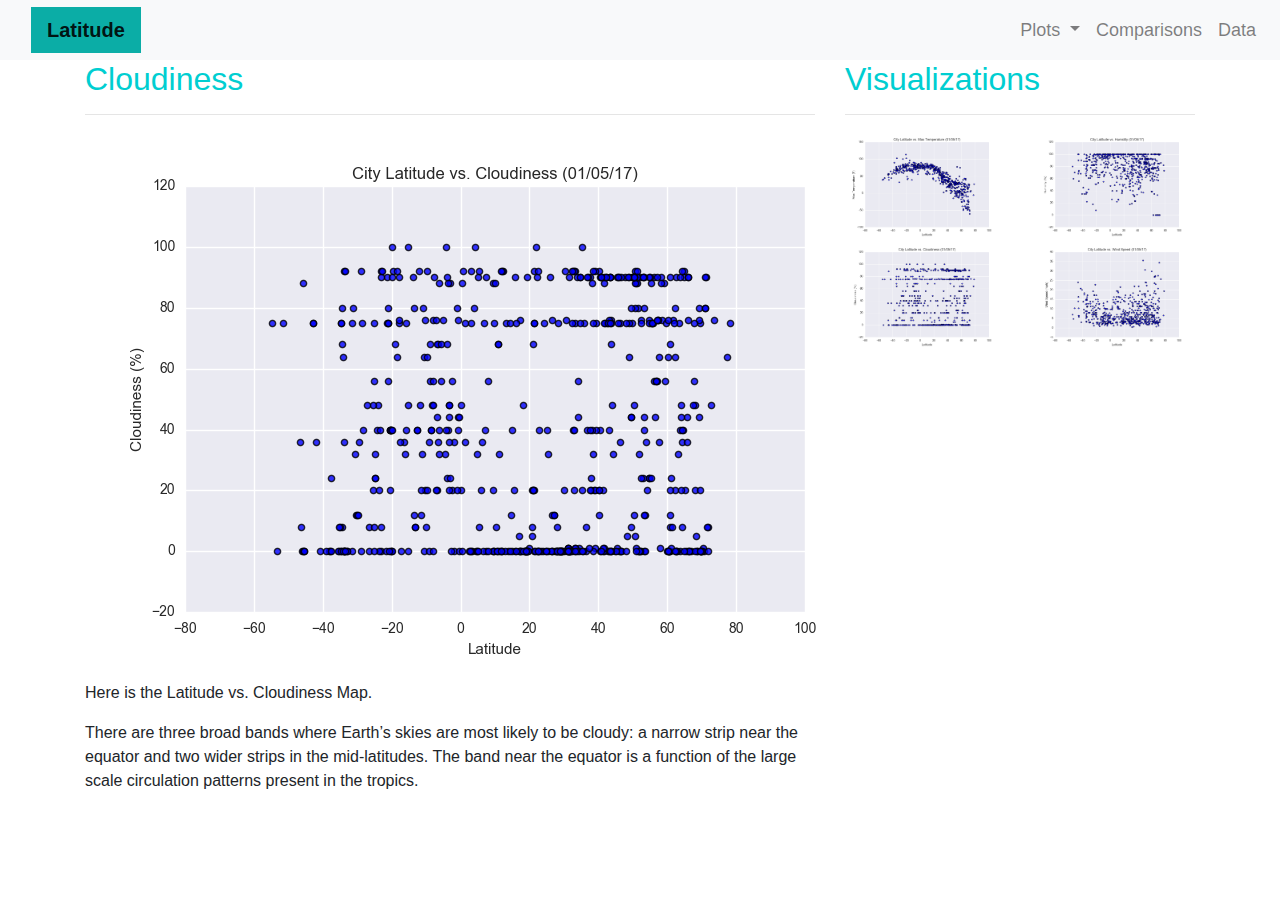
<file: cloudiness_viz.html>
<!DOCTYPE html>
<html lang="en">

<!--bootstrap-->
<head>
  <meta charset="UTF-8">
  <title>WeatherPy Dashboard</title>
  <link rel="stylesheet" href="https://stackpath.bootstrapcdn.com/bootstrap/4.3.1/css/bootstrap.min.css" integrity="sha384-ggOyR0iXCbMQv3Xipma34MD+dH/1fQ784/j6cY/iJTQUOhcWr7x9JvoRxT2MZw1T" crossorigin="anonymous">
  <link rel="stylesheet" href="style.css">
  <link rel="stylesheet" href="https://stackpath.bootstrapcdn.com/font-awesome/4.7.0/css/font-awesome.min.css">
</head>


<body>
<!--navigation bar-->
<nav class="navbar navbar-expand-lg navbar-light bg-light">
  <a class="navbar-brand" style="background-color: #0BADA6;" href="index.html">Latitude</a>
  <button class="navbar-toggler" type="button" data-toggle="collapse" data-target="#navbarSupportedContent" aria-controls="navbarSupportedContent" aria-expanded="false" aria-label="Toggle navigation">
    <span class="navbar-toggler-icon"></span>
  </button>
  <div class="collapse navbar-collapse" id="navbarSupportedContent">
    <ul class="navbar-nav ml-auto">
      <li class="nav-item dropdown">
        <a class="nav-link dropdown-toggle" href="#" id="navbarDropdown" role="button" data-toggle="dropdown" aria-haspopup="true" aria-expanded="false">
          Plots
        </a>
        <div class="dropdown-menu" aria-labelledby="navbarDropdown">
          <a class="dropdown-item" href="max_temp_viz.html">Max Temperature</a>
          <a class="dropdown-item" href="humidity_viz.html">Humidity</a>
          <a class="dropdown-item" href="cloudiness_viz.html">Cloudiness</a>
          <a class="dropdown-item" href="wind_speed_viz.html">Wind Speed</a>  
        </div>
      </li>
      <li class="nav-item">
        <a class="nav-link" href="comparisons.html">Comparisons</a>
      </li>
      <li class="nav-item">
        <a class="nav-link" href="cities_data.html">Data</a>
      </li>
    </ul>
  </div>
</nav>

<!-- cloudiness code-->
<div class = "container">
    <div class="row">                          
        <div class="col-md-8">
            <div class="panel panel-default">
                <div class="panel-body">

                    <h2>Cloudiness</h2>
                    <hr>
                    <img class= "image" src="assets/images/cloudiness.png"  alt="Cloudiness Map">
                    <p>Here is the Latitude vs. Cloudiness Map.</p>
                    <p>There are three broad bands where Earth’s skies are most likely to be cloudy: a narrow strip near the equator and two wider strips in the mid-latitudes. The band near the equator is a function of the large scale circulation patterns present in the tropics.</p>
                <br>        
                </div>
            </div>
        </div>
        <div class="col-md-4">
            <div class="panel panel-default">
                    <div class="panel-body">                                    
                        <h2>Visualizations</h2>
                        <hr>
                        <div class="row">
                            <div class="col-lg-6 col-md-6 col-sm-6 col-xs-6">
                                <a href="max_temp_viz.html">
                                    <img class = "img img-responsive" src="assets/images/max_temp.png" style="width:100%" alt=""></a>
                            </div>
                            <div class="col-lg-6 col-md-6 col-sm-6 col-xs-6">
                                <a href="humidity_viz.html">
                                    <img class = "img img-responsive" src="assets/images/humidity.png" style="width:100%" alt=""></a>
                            </div>
                        </div>
                        <div class="row">
                            <div class="col-lg-6 col-md-6 col-sm-6 col-xs-6">
                                <a href="cloudiness_viz.html">
                                    <img class = "img img-responsive" src="assets/images/cloudiness.png" style="width:100%" alt=""></a>
                            </div>
                            <div class="col-lg-6 col-md-6 col-sm-6 col-xs-6">
                                <a href="wind_speed_viz.html">
                                    <img class = "img img-responsive" src="assets/images/wind_speed.png" style="width:100%" alt=""></a>
                            </div>
                        </div> 
            </div>
        </div>     
    </div>    
</div>

  <!-- JavaScript template from GetBootstrap! -->
  <script src="https://code.jquery.com/jquery-3.3.1.slim.min.js" integrity="sha384-q8i/X+965DzO0rT7abK41JStQIAqVgRVzpbzo5smXKp4YfRvH+8abtTE1Pi6jizo" crossorigin="anonymous"></script>
  <script src="https://cdnjs.cloudflare.com/ajax/libs/popper.js/1.14.7/umd/popper.min.js" integrity="sha384-UO2eT0CpHqdSJQ6hJty5KVphtPhzWj9WO1clHTMGa3JDZwrnQq4sF86dIHNDz0W1" crossorigin="anonymous"></script>
  <script src="https://stackpath.bootstrapcdn.com/bootstrap/4.3.1/js/bootstrap.min.js" integrity="sha384-JjSmVgyd0p3pXB1rRibZUAYoIIy6OrQ6VrjIEaFf/nJGzIxFDsf4x0xIM+B07jRM" crossorigin="anonymous"></script>   
</body>

</html>
</file>
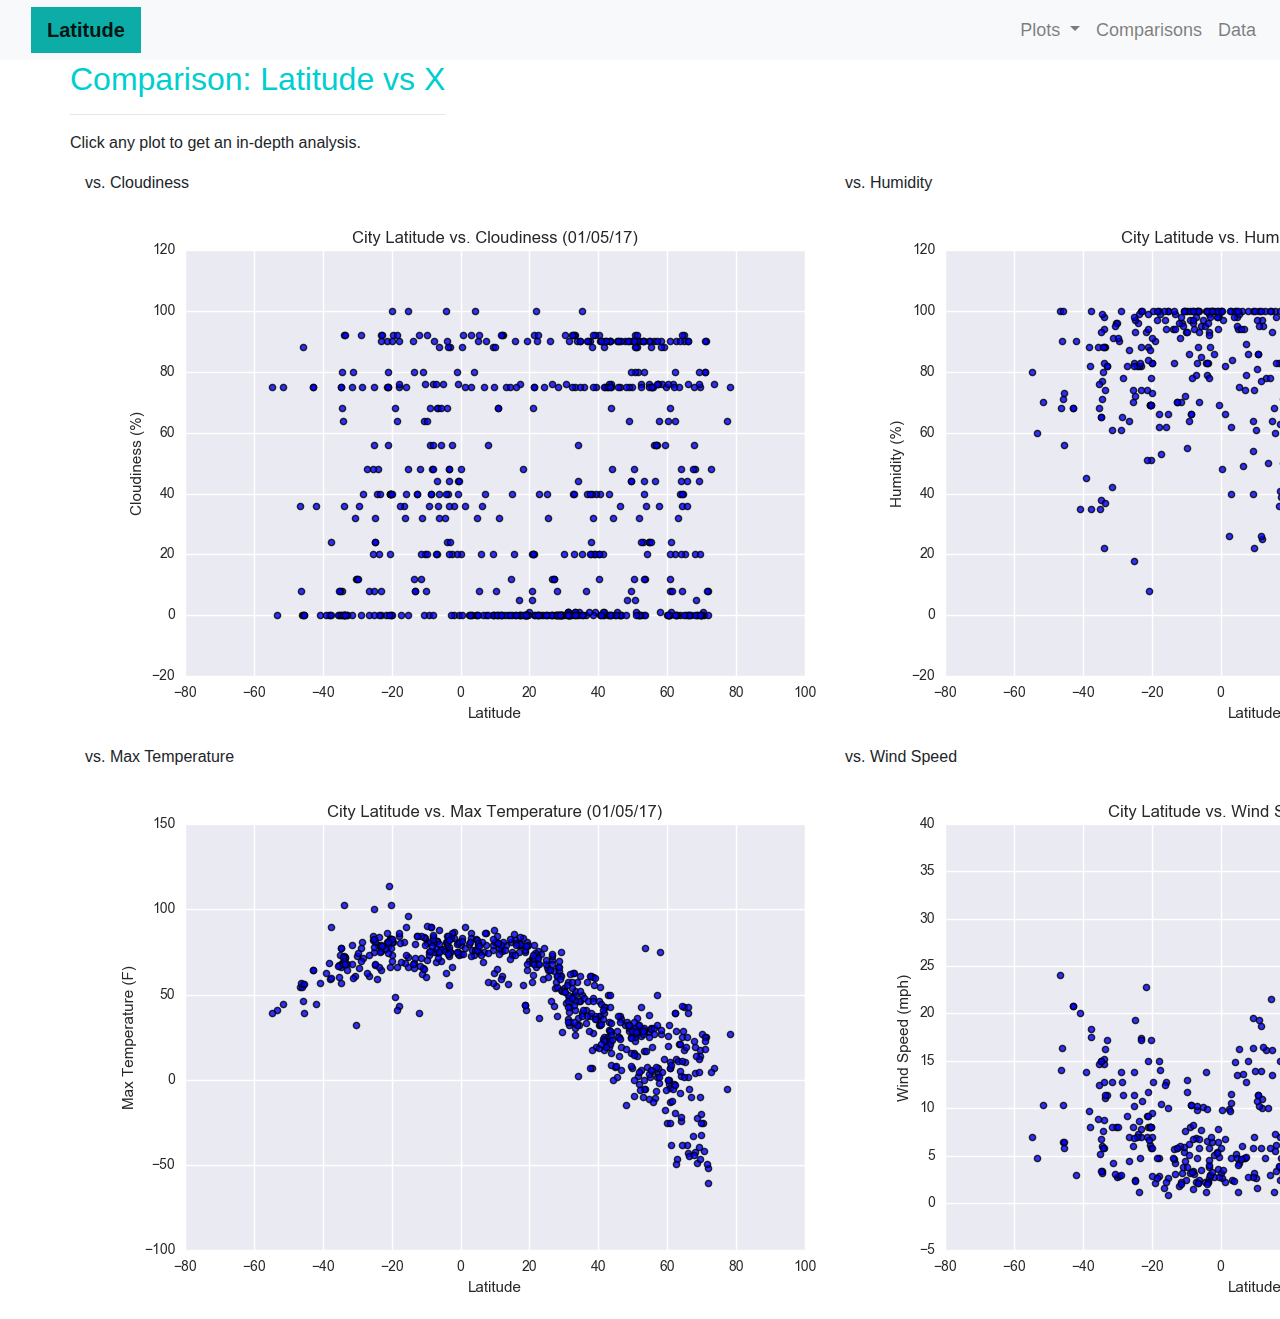
<file: comparisons.html>
<!DOCTYPE html>
<html lang="en">

<!--bootstrap-->
<head>
  <meta charset="UTF-8">
  <title>WeatherPy Dashboard</title>
  <link rel="stylesheet" href="https://stackpath.bootstrapcdn.com/bootstrap/4.3.1/css/bootstrap.min.css" integrity="sha384-ggOyR0iXCbMQv3Xipma34MD+dH/1fQ784/j6cY/iJTQUOhcWr7x9JvoRxT2MZw1T" crossorigin="anonymous">
  <link rel="stylesheet" href="style.css">
  <link rel="stylesheet" href="https://stackpath.bootstrapcdn.com/font-awesome/4.7.0/css/font-awesome.min.css">
</head>
<body>

<!--navigation bar-->
<nav class="navbar navbar-expand-lg navbar-light bg-light">
  <a class="navbar-brand" style="background-color: #0BADA6;" href="index.html">Latitude</a>
  <button class="navbar-toggler" type="button" data-toggle="collapse" data-target="#navbarSupportedContent" aria-controls="navbarSupportedContent" aria-expanded="false" aria-label="Toggle navigation">
    <span class="navbar-toggler-icon"></span>
  </button>
  <div class="collapse navbar-collapse" id="navbarSupportedContent">
    <ul class="navbar-nav ml-auto">
      <li class="nav-item dropdown">
        <a class="nav-link dropdown-toggle" href="#" id="navbarDropdown" role="button" data-toggle="dropdown" aria-haspopup="true" aria-expanded="false">
          Plots
        </a>
        <div class="dropdown-menu" aria-labelledby="navbarDropdown">
          <a class="dropdown-item" href="max_temp_viz.html">Max Temperature</a>
          <a class="dropdown-item" href="humidity_viz.html">Humidity</a>
          <a class="dropdown-item" href="cloudiness_viz.html">Cloudiness</a>
          <a class="dropdown-item" href="wind_speed_viz.html">Wind Speed</a>  
        </div>
      </li>
      <li class="nav-item">
        <a class="nav-link" href="comparisons.html">Comparisons</a>
      </li>
      <li class="nav-item">
        <a class="nav-link" href="cities_data.html">Data</a>
      </li>
    </ul>
  </div>
</nav>

<!-- begin comparison maps-->
<div class="container">
    <div class="row">
        <div class="box">
          <h2 class="title">Comparison: Latitude vs X</h2>
          <hr>
          <p>Click any plot to get an in-depth analysis.</p>
        </div>
    </div>
  </div>

<!--maps display-->
<div class="container">
    <div class="row">
        <div class="col-sm-12 col-md-8">
            <div class="title">vs. Cloudiness</div>
                <a href="cloudiness_viz.html">
                <img class="panel" src="assets/images/cloudiness.png" class="rounded float-left" class="img-thumbnail" alt="Cloudiness Map">
                </a>
            </div>
        <div class="col-sm-6 col-md-4">
            <div class="title">vs. Humidity</div>
                <a href="humidity_viz.html">
                <img class="panel" src="assets/images/humidity.png" class="rounded float-right" class="img-thumbnail" alt="Humidity Map">
                </a>
            </div>
        </div>
    <div class="row">
        <div class="col-sm-12 col-md-8">
            <div class="title">vs. Max Temperature</div>
                <a href="max_temp_viz.html">
                <img class="panel" src="assets/images/max_temp.png" class="rounded float-left" class="img-thumbnail"alt="Max Temperature Map">
                </a>
            </div>
        <div class="col-sm-6 col-md-4">
            <div class="title">vs. Wind Speed</div>
                <a href="wind_speed_viz.html">
                <img class="panel" src="assets/images/wind_speed.png" class="rounded float-right" class="img-thumbnail" alt="Wind Speed Map">
                </a>
            </div>
        </div>
    </div>
    </div>
</div>



   <!-- JavaScript template from GetBootstrap! -->
   <script src="https://code.jquery.com/jquery-3.3.1.slim.min.js" integrity="sha384-q8i/X+965DzO0rT7abK41JStQIAqVgRVzpbzo5smXKp4YfRvH+8abtTE1Pi6jizo" crossorigin="anonymous"></script>
   <script src="https://cdnjs.cloudflare.com/ajax/libs/popper.js/1.14.7/umd/popper.min.js" integrity="sha384-UO2eT0CpHqdSJQ6hJty5KVphtPhzWj9WO1clHTMGa3JDZwrnQq4sF86dIHNDz0W1" crossorigin="anonymous"></script>
   <script src="https://stackpath.bootstrapcdn.com/bootstrap/4.3.1/js/bootstrap.min.js" integrity="sha384-JjSmVgyd0p3pXB1rRibZUAYoIIy6OrQ6VrjIEaFf/nJGzIxFDsf4x0xIM+B07jRM" crossorigin="anonymous"></script>   
</body>

</html>
</file>
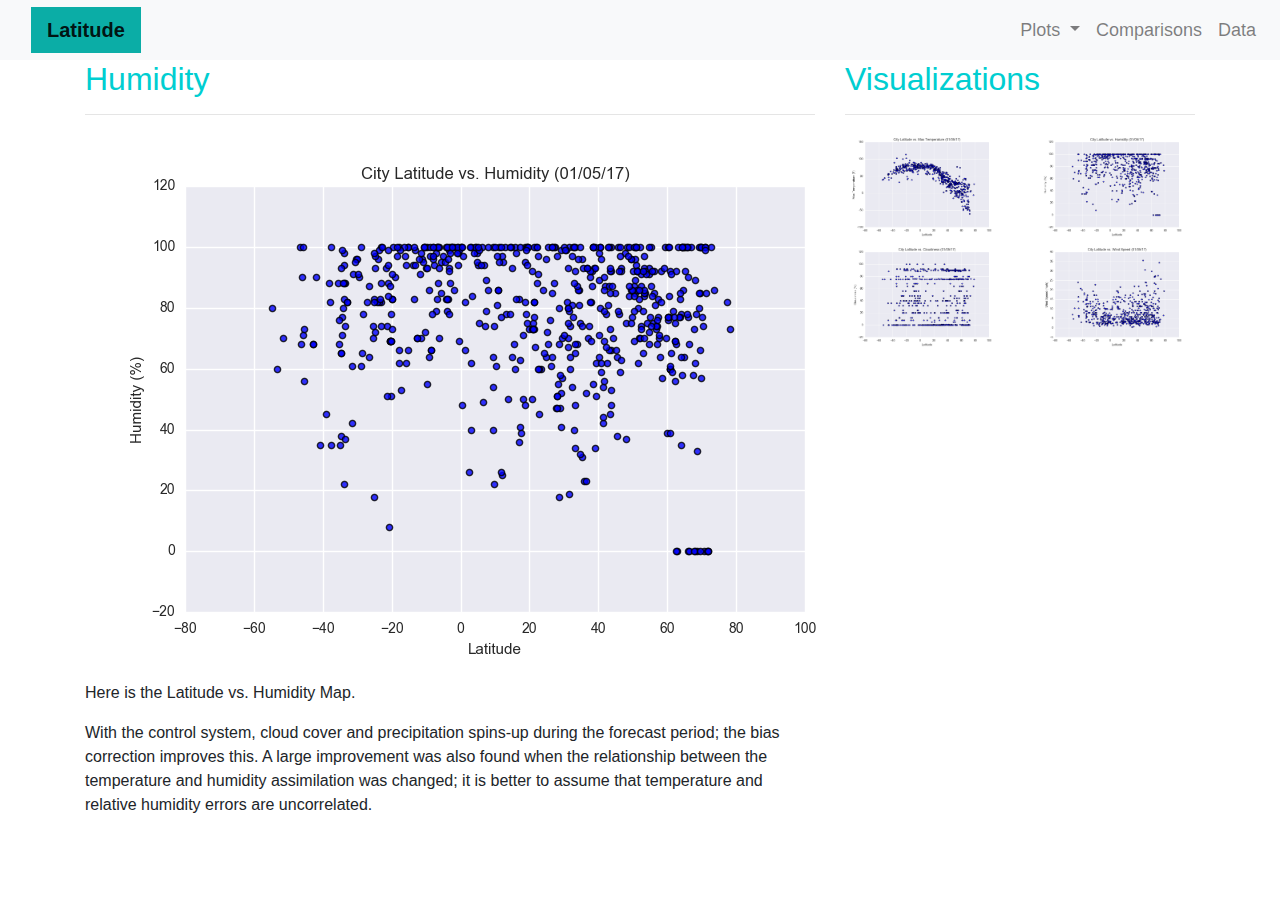
<file: humidity_viz.html>
<!DOCTYPE html>
<html lang="en">

<!--bootstrap-->
<head>
  <meta charset="UTF-8">
  <title>WeatherPy Dashboard</title>
  <link rel="stylesheet" href="https://stackpath.bootstrapcdn.com/bootstrap/4.3.1/css/bootstrap.min.css" integrity="sha384-ggOyR0iXCbMQv3Xipma34MD+dH/1fQ784/j6cY/iJTQUOhcWr7x9JvoRxT2MZw1T" crossorigin="anonymous">
  <link rel="stylesheet" href="style.css">
  <link rel="stylesheet" href="https://stackpath.bootstrapcdn.com/font-awesome/4.7.0/css/font-awesome.min.css">
</head>
<body>

<!--navigation bar-->
<nav class="navbar navbar-expand-lg navbar-light bg-light">
  <a class="navbar-brand" style="background-color: #0BADA6;" href="index.html">Latitude</a>
  <button class="navbar-toggler" type="button" data-toggle="collapse" data-target="#navbarSupportedContent" aria-controls="navbarSupportedContent" aria-expanded="false" aria-label="Toggle navigation">
    <span class="navbar-toggler-icon"></span>
  </button>
  <div class="collapse navbar-collapse" id="navbarSupportedContent">
    <ul class="navbar-nav ml-auto">
      <li class="nav-item dropdown">
        <a class="nav-link dropdown-toggle" href="#" id="navbarDropdown" role="button" data-toggle="dropdown" aria-haspopup="true" aria-expanded="false">
          Plots
        </a>
        <div class="dropdown-menu" aria-labelledby="navbarDropdown">
          <a class="dropdown-item" href="max_temp_viz.html">Max Temperature</a>
          <a class="dropdown-item" href="humidity_viz.html">Humidity</a>
          <a class="dropdown-item" href="cloudiness_viz.html">Cloudiness</a>
          <a class="dropdown-item" href="wind_speed_viz.html">Wind Speed</a>  
        </div>
      </li>
      <li class="nav-item">
        <a class="nav-link" href="comparisons.html">Comparisons</a>
      </li>
      <li class="nav-item">
        <a class="nav-link" href="cities_data.html">Data</a>
      </li>
    </ul>
  </div>
</nav>

<!-- humidity code-->
<div class = "container">
    <div class="row">                          
        <div class="col-md-8">
            <div class="panel panel-default">
                <div class="panel-body">

                    <h2>Humidity</h2>
                    <hr>
                    <img class= "image" src="assets/images/humidity.png"  alt="Humidity Map">
                    <p>Here is the Latitude vs. Humidity Map.</p>
                    <p>With the control system, cloud cover and precipitation spins-up during the forecast period; the bias correction improves this. A large improvement was also found when the relationship between the temperature and humidity assimilation was changed; it is better to assume that temperature and relative humidity errors are uncorrelated.</p>
                <br>        
                </div>
            </div>
        </div>
        <div class="col-md-4">
            <div class="panel panel-default">
                    <div class="panel-body">                                    
                        <h2>Visualizations</h2>
                        <hr>
                        <div class="row">
                            <div class="col-lg-6 col-md-6 col-sm-6 col-xs-6">
                                <a href="max_temp_viz.html">
                                    <img class = "img img-responsive" src="assets/images/max_temp.png" style="width:100%" alt=""></a>
                            </div>
                            <div class="col-lg-6 col-md-6 col-sm-6 col-xs-6">
                                <a href="humidity_viz.html">
                                    <img class = "img img-responsive" src="assets/images/humidity.png" style="width:100%" alt=""></a>
                            </div>
                        </div>
                        <div class="row">
                            <div class="col-lg-6 col-md-6 col-sm-6 col-xs-6">
                                <a href="cloudiness_viz.html">
                                    <img class = "img img-responsive" src="assets/images/cloudiness.png" style="width:100%" alt=""></a>
                            </div>
                            <div class="col-lg-6 col-md-6 col-sm-6 col-xs-6">
                                <a href="wind_speed_viz.html">
                                    <img class = "img img-responsive" src="assets/images/wind_speed.png" style="width:100%" alt=""></a>
                            </div>
                        </div> 
            </div>
        </div>     
    </div>    
</div>

  <!-- JavaScript template from GetBootstrap! -->
  <script src="https://code.jquery.com/jquery-3.3.1.slim.min.js" integrity="sha384-q8i/X+965DzO0rT7abK41JStQIAqVgRVzpbzo5smXKp4YfRvH+8abtTE1Pi6jizo" crossorigin="anonymous"></script>
  <script src="https://cdnjs.cloudflare.com/ajax/libs/popper.js/1.14.7/umd/popper.min.js" integrity="sha384-UO2eT0CpHqdSJQ6hJty5KVphtPhzWj9WO1clHTMGa3JDZwrnQq4sF86dIHNDz0W1" crossorigin="anonymous"></script>
  <script src="https://stackpath.bootstrapcdn.com/bootstrap/4.3.1/js/bootstrap.min.js" integrity="sha384-JjSmVgyd0p3pXB1rRibZUAYoIIy6OrQ6VrjIEaFf/nJGzIxFDsf4x0xIM+B07jRM" crossorigin="anonymous"></script>   
</body>

</html>
</file>
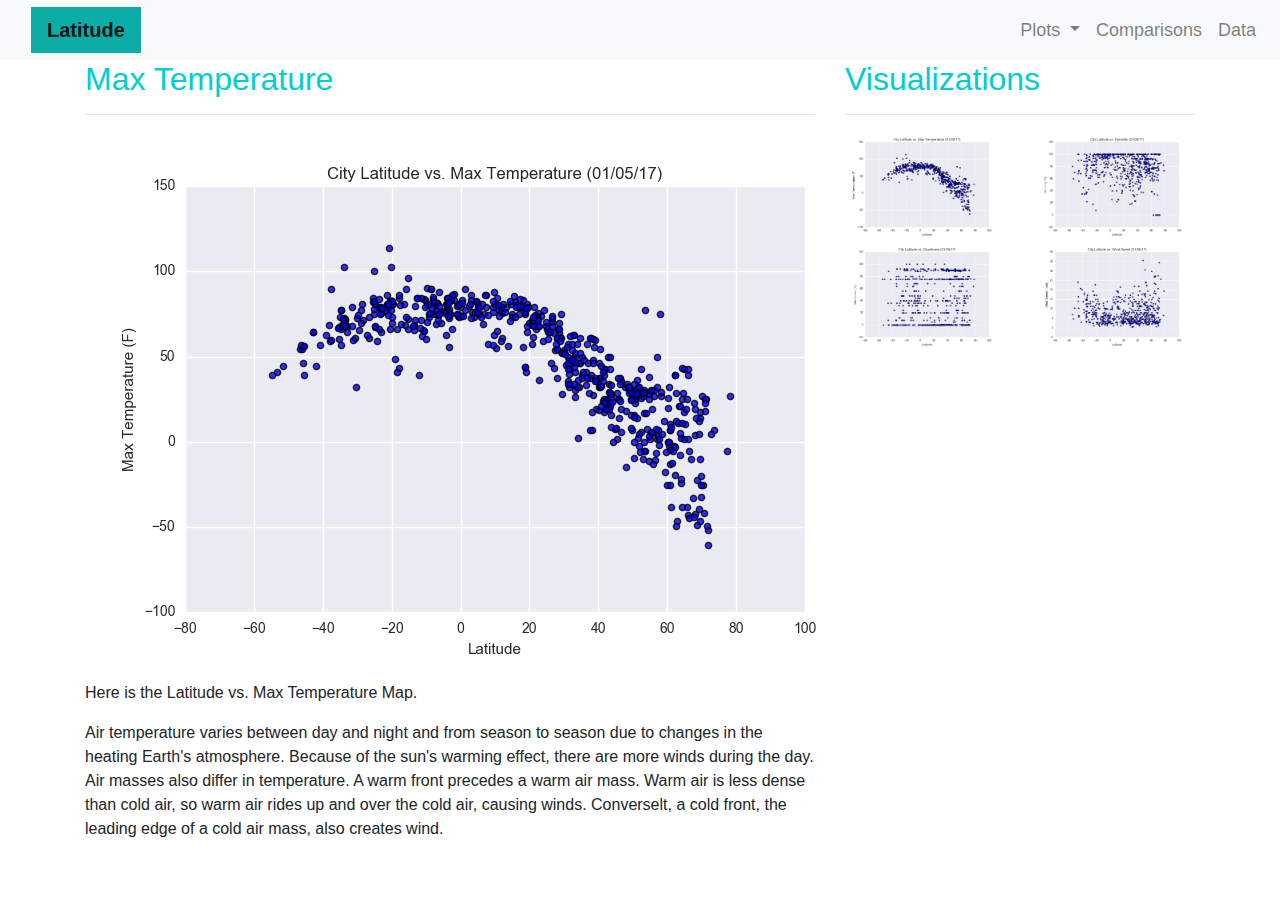
<file: max_temp_viz.html>
<!DOCTYPE html>
<html lang="en">

<!--bootstrap-->
<head>
  <meta charset="UTF-8">
  <title>WeatherPy Dashboard</title>
  <link rel="stylesheet" href="https://stackpath.bootstrapcdn.com/bootstrap/4.3.1/css/bootstrap.min.css" integrity="sha384-ggOyR0iXCbMQv3Xipma34MD+dH/1fQ784/j6cY/iJTQUOhcWr7x9JvoRxT2MZw1T" crossorigin="anonymous">
  <link rel="stylesheet" href="style.css">
  <link rel="stylesheet" href="https://stackpath.bootstrapcdn.com/font-awesome/4.7.0/css/font-awesome.min.css">
</head>
<body>

<!--navigation bar-->
<nav class="navbar navbar-expand-lg navbar-light bg-light">
  <a class="navbar-brand" style="background-color: #0BADA6;" href="index.html">Latitude</a>
  <button class="navbar-toggler" type="button" data-toggle="collapse" data-target="#navbarSupportedContent" aria-controls="navbarSupportedContent" aria-expanded="false" aria-label="Toggle navigation">
    <span class="navbar-toggler-icon"></span>
  </button>
  <div class="collapse navbar-collapse" id="navbarSupportedContent">
    <ul class="navbar-nav ml-auto">
      <li class="nav-item dropdown">
        <a class="nav-link dropdown-toggle" href="#" id="navbarDropdown" role="button" data-toggle="dropdown" aria-haspopup="true" aria-expanded="false">
          Plots
        </a>
        <div class="dropdown-menu" aria-labelledby="navbarDropdown">
          <a class="dropdown-item" href="max_temp_viz.html">Max Temperature</a>
          <a class="dropdown-item" href="humidity_viz.html">Humidity</a>
          <a class="dropdown-item" href="cloudiness_viz.html">Cloudiness</a>
          <a class="dropdown-item" href="wind_speed_viz.html">Wind Speed</a>  
        </div>
      </li>
      <li class="nav-item">
        <a class="nav-link" href="comparisons.html">Comparisons</a>
      </li>
      <li class="nav-item">
        <a class="nav-link" href="cities_data.html">Data</a>
      </li>
    </ul>
  </div>
</nav>

<!-- max temp code-->
<div class = "container">
    <div class="row">                          
        <div class="col-md-8">
            <div class="panel panel-default">
                <div class="panel-body">

                    <h2>Max Temperature</h2>
                    <hr>
                    <img class= "image" src="assets/images/max_temp.png"  alt="Max Temp Map">
                    <p>Here is the Latitude vs. Max Temperature Map.</p>
                    <p>Air temperature varies between day and night and from season to season due to changes in the heating Earth's atmosphere. Because of the sun's warming effect, there are more winds during the day. Air masses also differ in temperature. A warm front precedes a warm air mass. Warm air is less dense than cold air, so warm air rides up and over the cold air, causing winds. Converselt, a cold front, the leading edge of a cold air mass, also creates wind.</p>
                <br>        
                </div>
            </div>
        </div>
        <div class="col-md-4">
            <div class="panel panel-default">
                    <div class="panel-body">                                    
                        <h2>Visualizations</h2>
                        <hr>
                        <div class="row">
                            <div class="col-lg-6 col-md-6 col-sm-6 col-xs-6">
                                <a href="max_temp_viz.html">
                                    <img class = "img img-responsive" src="assets/images/max_temp.png" style="width:100%" alt=""></a>
                            </div>
                            <div class="col-lg-6 col-md-6 col-sm-6 col-xs-6">
                                <a href="humidity_viz.html">
                                    <img class = "img img-responsive" src="assets/images/humidity.png" style="width:100%" alt=""></a>
                            </div>
                        </div>
                        <div class="row">
                            <div class="col-lg-6 col-md-6 col-sm-6 col-xs-6">
                                <a href="cloudiness_viz.html">
                                    <img class = "img img-responsive" src="assets/images/cloudiness.png" style="width:100%" alt=""></a>
                            </div>
                            <div class="col-lg-6 col-md-6 col-sm-6 col-xs-6">
                                <a href="wind_speed_viz.html">
                                    <img class = "img img-responsive" src="assets/images/wind_speed.png" style="width:100%" alt=""></a>
                            </div>
                        </div> 
            </div>
        </div>     
    </div>    
</div>

  <!-- JavaScript template from GetBootstrap! -->
  <script src="https://code.jquery.com/jquery-3.3.1.slim.min.js" integrity="sha384-q8i/X+965DzO0rT7abK41JStQIAqVgRVzpbzo5smXKp4YfRvH+8abtTE1Pi6jizo" crossorigin="anonymous"></script>
  <script src="https://cdnjs.cloudflare.com/ajax/libs/popper.js/1.14.7/umd/popper.min.js" integrity="sha384-UO2eT0CpHqdSJQ6hJty5KVphtPhzWj9WO1clHTMGa3JDZwrnQq4sF86dIHNDz0W1" crossorigin="anonymous"></script>
  <script src="https://stackpath.bootstrapcdn.com/bootstrap/4.3.1/js/bootstrap.min.js" integrity="sha384-JjSmVgyd0p3pXB1rRibZUAYoIIy6OrQ6VrjIEaFf/nJGzIxFDsf4x0xIM+B07jRM" crossorigin="anonymous"></script>   
</body>

</html>
</file>
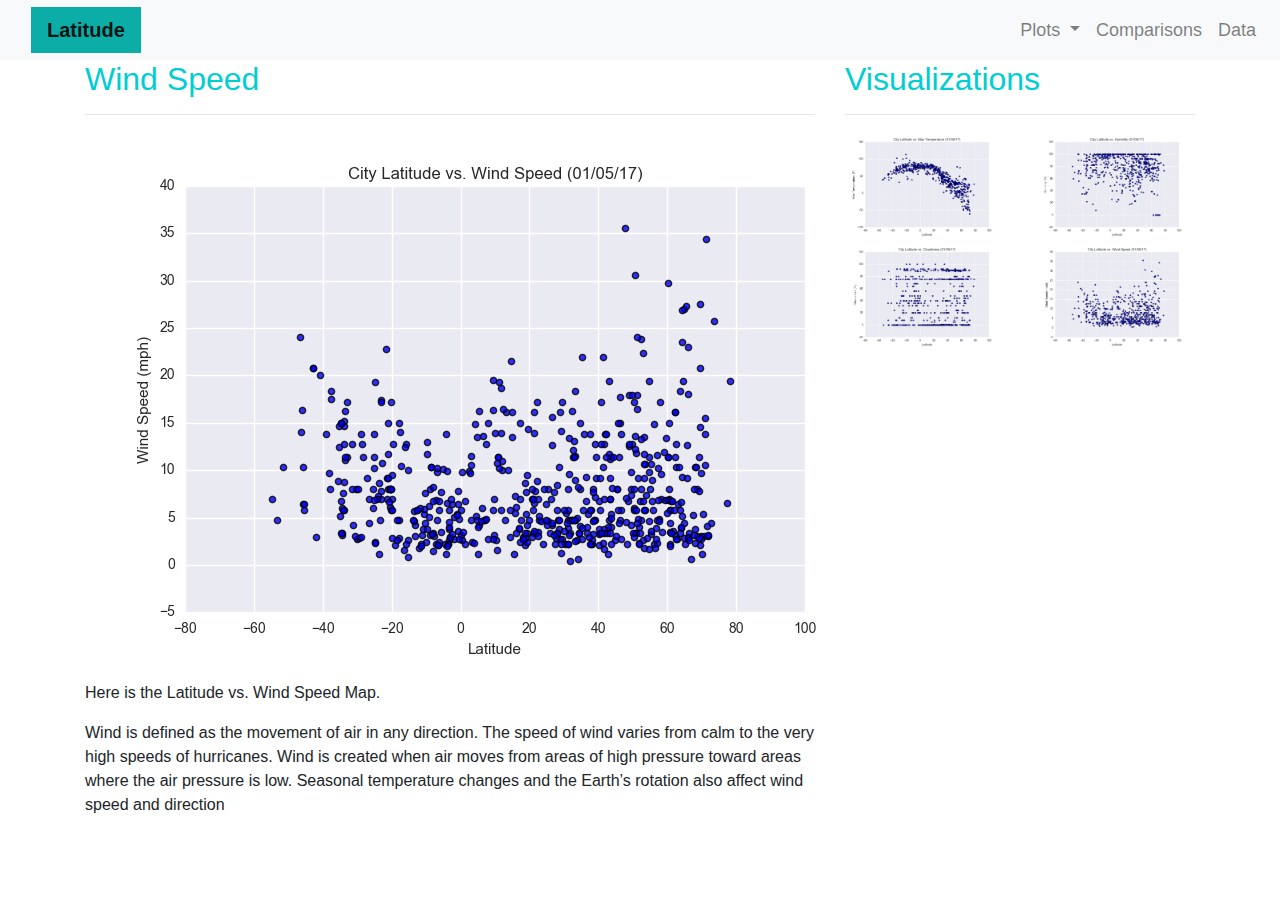
<file: wind_speed_viz.html>
<!DOCTYPE html>
<html lang="en">

<!--bootstrap-->
<head>
  <meta charset="UTF-8">
  <title>WeatherPy Dashboard</title>
  <link rel="stylesheet" href="https://stackpath.bootstrapcdn.com/bootstrap/4.3.1/css/bootstrap.min.css" integrity="sha384-ggOyR0iXCbMQv3Xipma34MD+dH/1fQ784/j6cY/iJTQUOhcWr7x9JvoRxT2MZw1T" crossorigin="anonymous">
  <link rel="stylesheet" href="style.css">
  <link rel="stylesheet" href="https://stackpath.bootstrapcdn.com/font-awesome/4.7.0/css/font-awesome.min.css">
</head>
<body>

<!--navigation bar-->
<nav class="navbar navbar-expand-lg navbar-light bg-light">
  <a class="navbar-brand" style="background-color: #0BADA6;" href="index.html">Latitude</a>
  <button class="navbar-toggler" type="button" data-toggle="collapse" data-target="#navbarSupportedContent" aria-controls="navbarSupportedContent" aria-expanded="false" aria-label="Toggle navigation">
    <span class="navbar-toggler-icon"></span>
  </button>
  <div class="collapse navbar-collapse" id="navbarSupportedContent">
    <ul class="navbar-nav ml-auto">
      <li class="nav-item dropdown">
        <a class="nav-link dropdown-toggle" href="#" id="navbarDropdown" role="button" data-toggle="dropdown" aria-haspopup="true" aria-expanded="false">
          Plots
        </a>
        <div class="dropdown-menu" aria-labelledby="navbarDropdown">
          <a class="dropdown-item" href="max_temp_viz.html">Max Temperature</a>
          <a class="dropdown-item" href="humidity_viz.html">Humidity</a>
          <a class="dropdown-item" href="cloudiness_viz.html">Cloudiness</a>
          <a class="dropdown-item" href="wind_speed_viz.html">Wind Speed</a>  
        </div>
      </li>
      <li class="nav-item">
        <a class="nav-link" href="comparisons.html">Comparisons</a>
      </li>
      <li class="nav-item">
        <a class="nav-link" href="cities_data.html">Data</a>
      </li>
    </ul>
  </div>
</nav>

<!-- wind speed code-->
<div class = "container">
    <div class="row">                          
        <div class="col-md-8">
            <div class="panel panel-default">
                <div class="panel-body">

                    <h2>Wind Speed</h2>
                    <hr>
                    <img class= "image" src="assets/images/wind_speed.png"  alt="Wind Speed Map">
                    <p>Here is the Latitude vs. Wind Speed Map.</p>
                    <p>Wind is defined as the movement of air in any direction. The speed of wind varies from calm to the very high speeds of hurricanes. Wind is created when air moves from areas of high pressure toward areas where the air pressure is low. Seasonal temperature changes and the Earth’s rotation also affect wind speed and direction</p>
                <br>        
                </div>
            </div>
        </div>
        <div class="col-md-4">
            <div class="panel panel-default">
                    <div class="panel-body">                                    
                        <h2>Visualizations</h2>
                        <hr>
                        <div class="row">
                            <div class="col-lg-6 col-md-6 col-sm-6 col-xs-6">
                                <a href="max_temp_viz.html">
                                    <img class = "img img-responsive" src="assets/images/max_temp.png" style="width:100%" alt=""></a>
                            </div>
                            <div class="col-lg-6 col-md-6 col-sm-6 col-xs-6">
                                <a href="humidity_viz.html">
                                    <img class = "img img-responsive" src="assets/images/humidity.png" style="width:100%" alt=""></a>
                            </div>
                        </div>
                        <div class="row">
                            <div class="col-lg-6 col-md-6 col-sm-6 col-xs-6">
                                <a href="cloudiness_viz.html">
                                    <img class = "img img-responsive" src="assets/images/cloudiness.png" style="width:100%" alt=""></a>
                            </div>
                            <div class="col-lg-6 col-md-6 col-sm-6 col-xs-6">
                                <a href="wind_speed_viz.html">
                                    <img class = "img img-responsive" src="assets/images/wind_speed.png" style="width:100%" alt=""></a>
                            </div>
                        </div> 
            </div>
        </div>     
    </div>    
</div>

  <!-- JavaScript template from GetBootstrap! -->
  <script src="https://code.jquery.com/jquery-3.3.1.slim.min.js" integrity="sha384-q8i/X+965DzO0rT7abK41JStQIAqVgRVzpbzo5smXKp4YfRvH+8abtTE1Pi6jizo" crossorigin="anonymous"></script>
  <script src="https://cdnjs.cloudflare.com/ajax/libs/popper.js/1.14.7/umd/popper.min.js" integrity="sha384-UO2eT0CpHqdSJQ6hJty5KVphtPhzWj9WO1clHTMGa3JDZwrnQq4sF86dIHNDz0W1" crossorigin="anonymous"></script>
  <script src="https://stackpath.bootstrapcdn.com/bootstrap/4.3.1/js/bootstrap.min.js" integrity="sha384-JjSmVgyd0p3pXB1rRibZUAYoIIy6OrQ6VrjIEaFf/nJGzIxFDsf4x0xIM+B07jRM" crossorigin="anonymous"></script>   
</body>

</html>
</file>
<file: style.css>
.navbar{
    max-height: 60px; 
    color: white
  }

  .navbar-brand{
    margin-left: 15px; 
    padding: inherit;
    font-weight: bold; 
    color: white
    background-color: #0BADA6;
  }
  .navbar{
    background-color: darkturquoise; 
    font-size: 18px; 
  }
  

h2 {
  color: darkturquoise;
}


  .index image {
    width: 20%; 
    float: left; 
    margin : 5px;

}

@media (max-width: 480px) {
  .navbar li {
    padding: 10px;
  }

  .post {
    margin-right: 30px;
    margin-left: 30px;
  }

  .navbar ul {
    visibility: hidden;
  }

  #nav-select {
    visibility: visible;
  }
</file>
